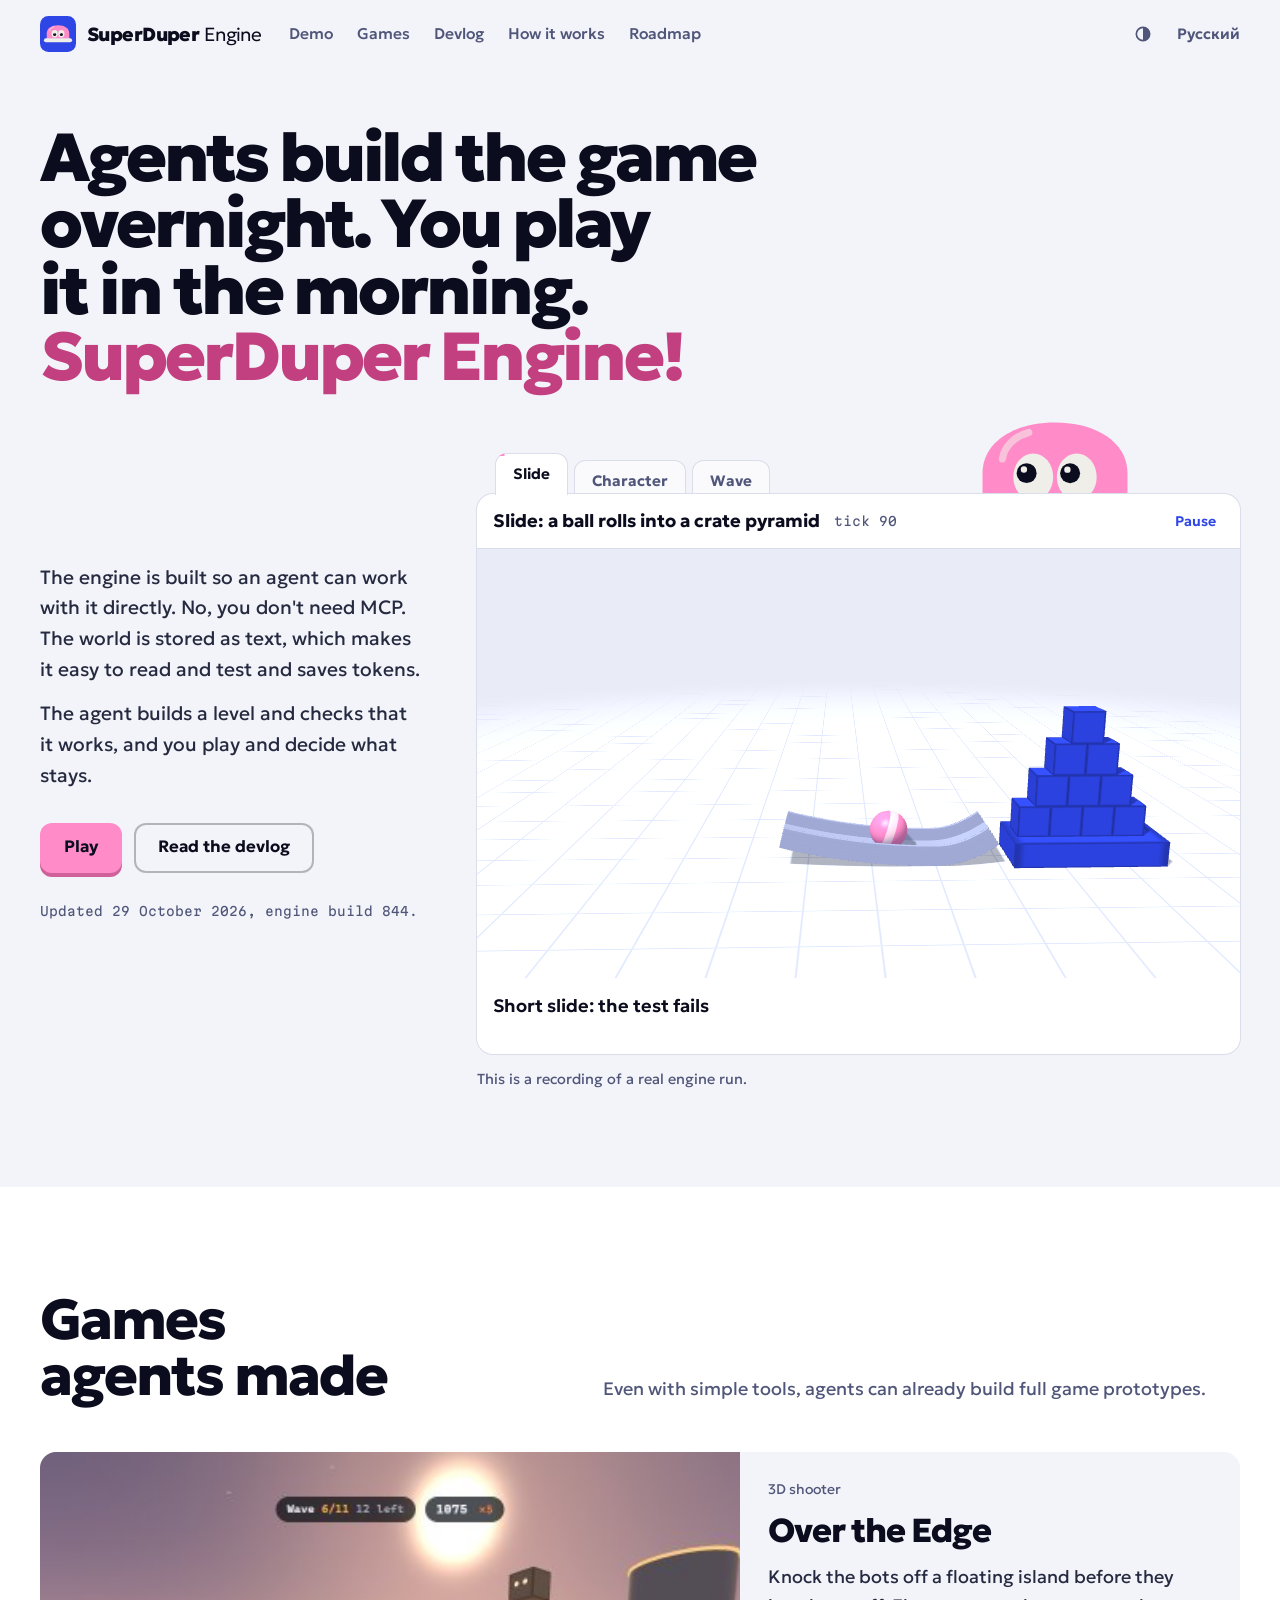
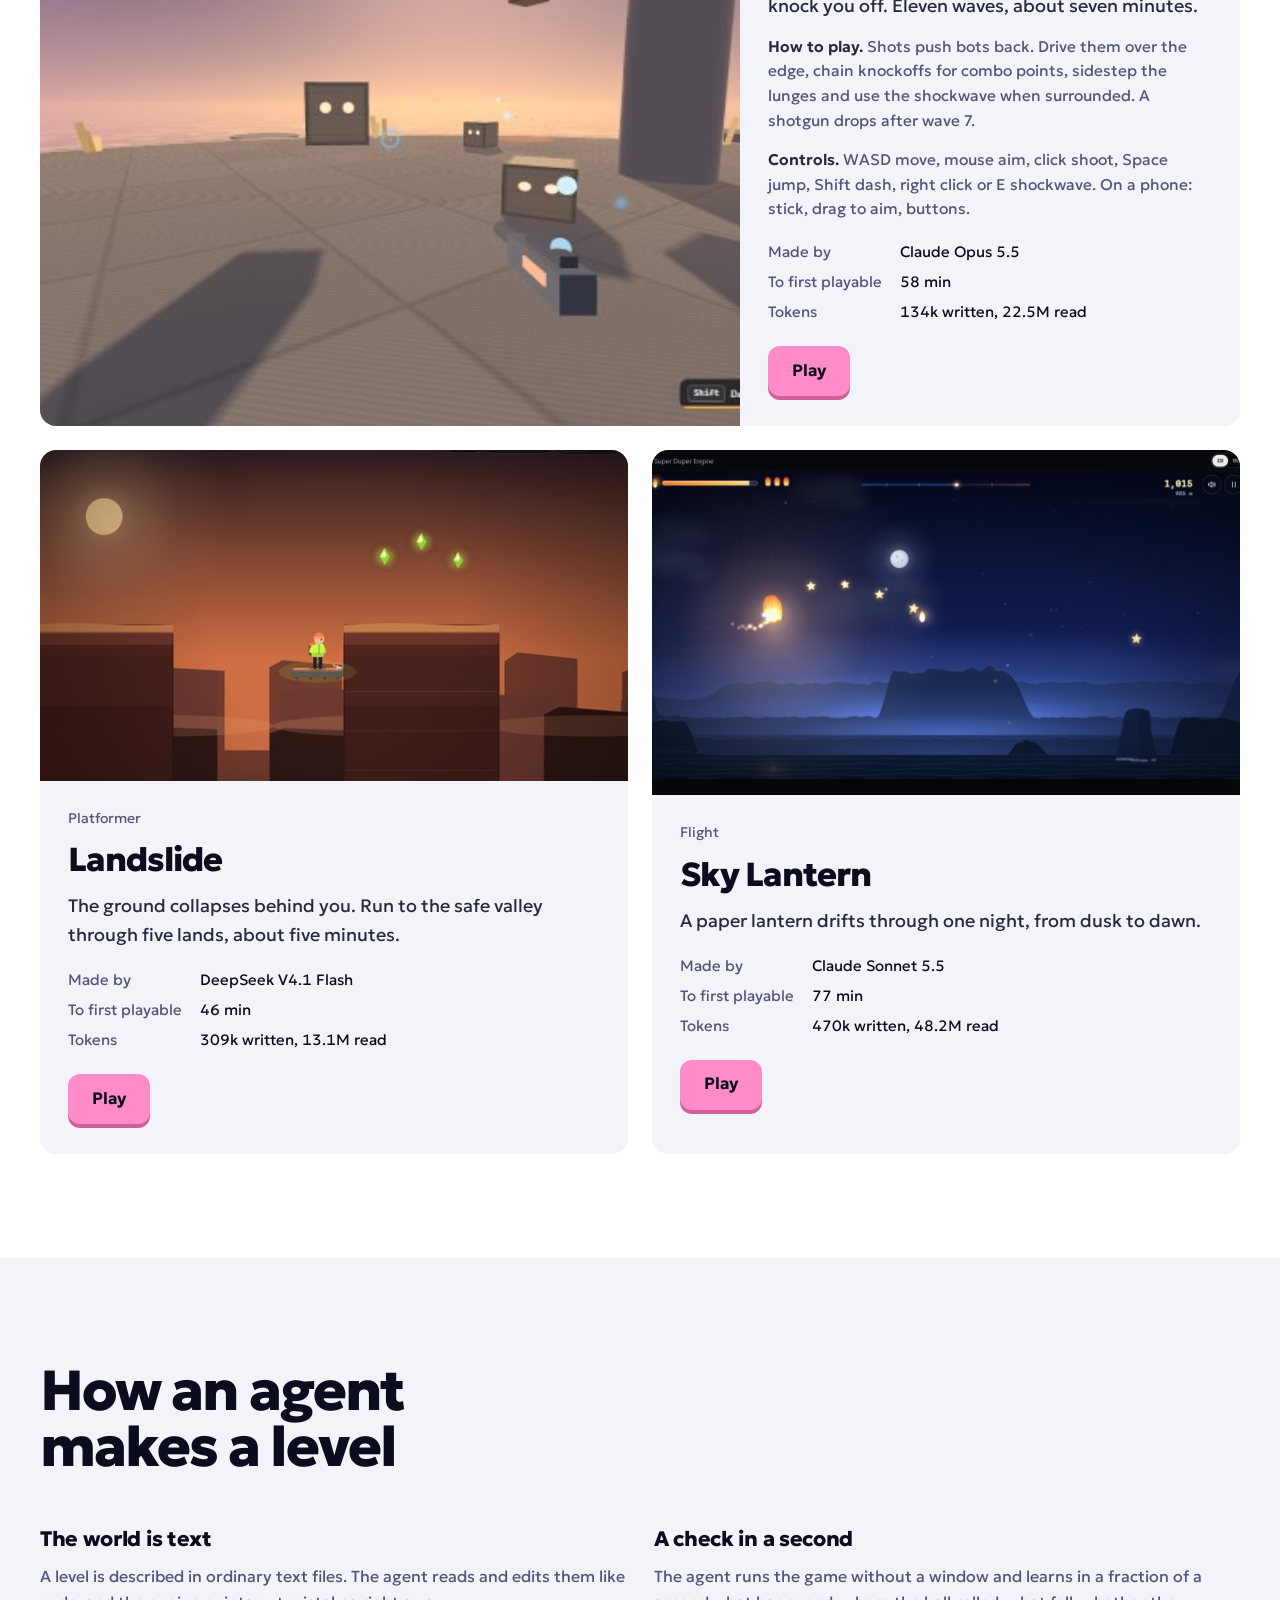
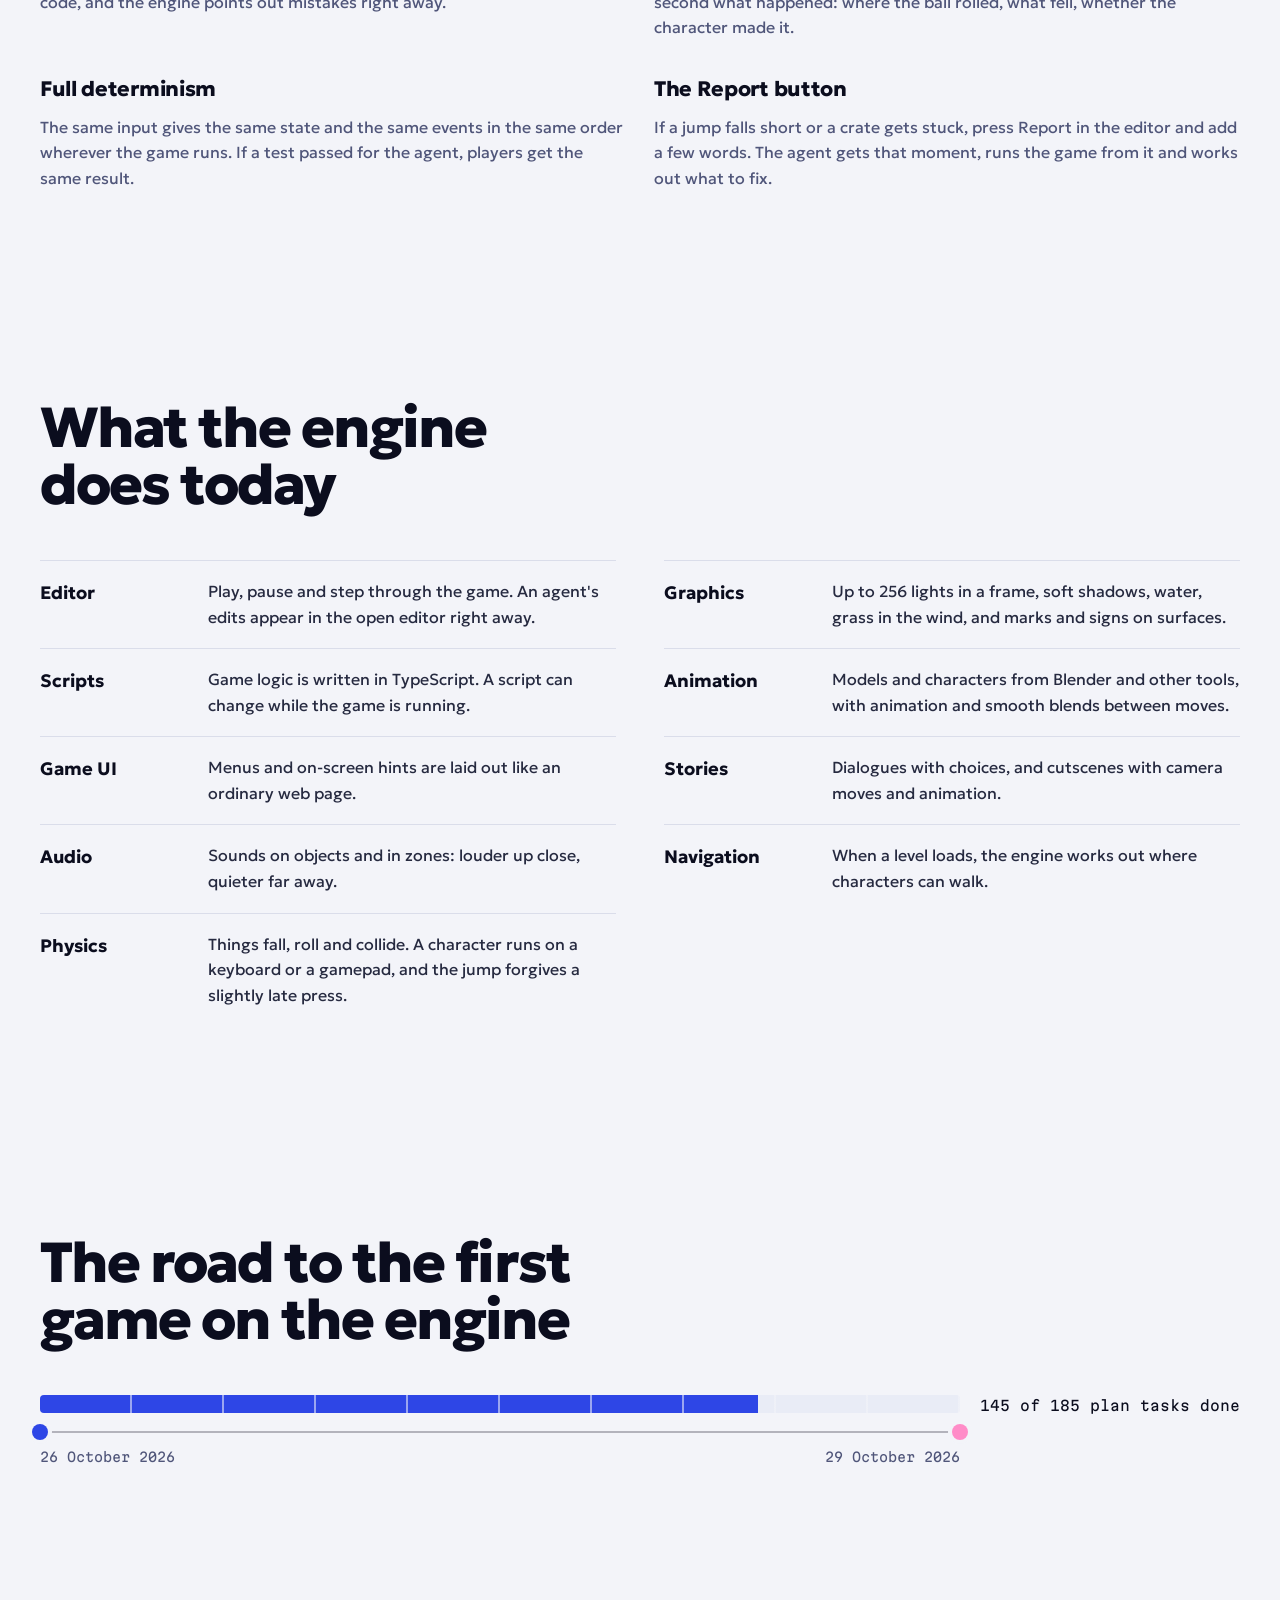
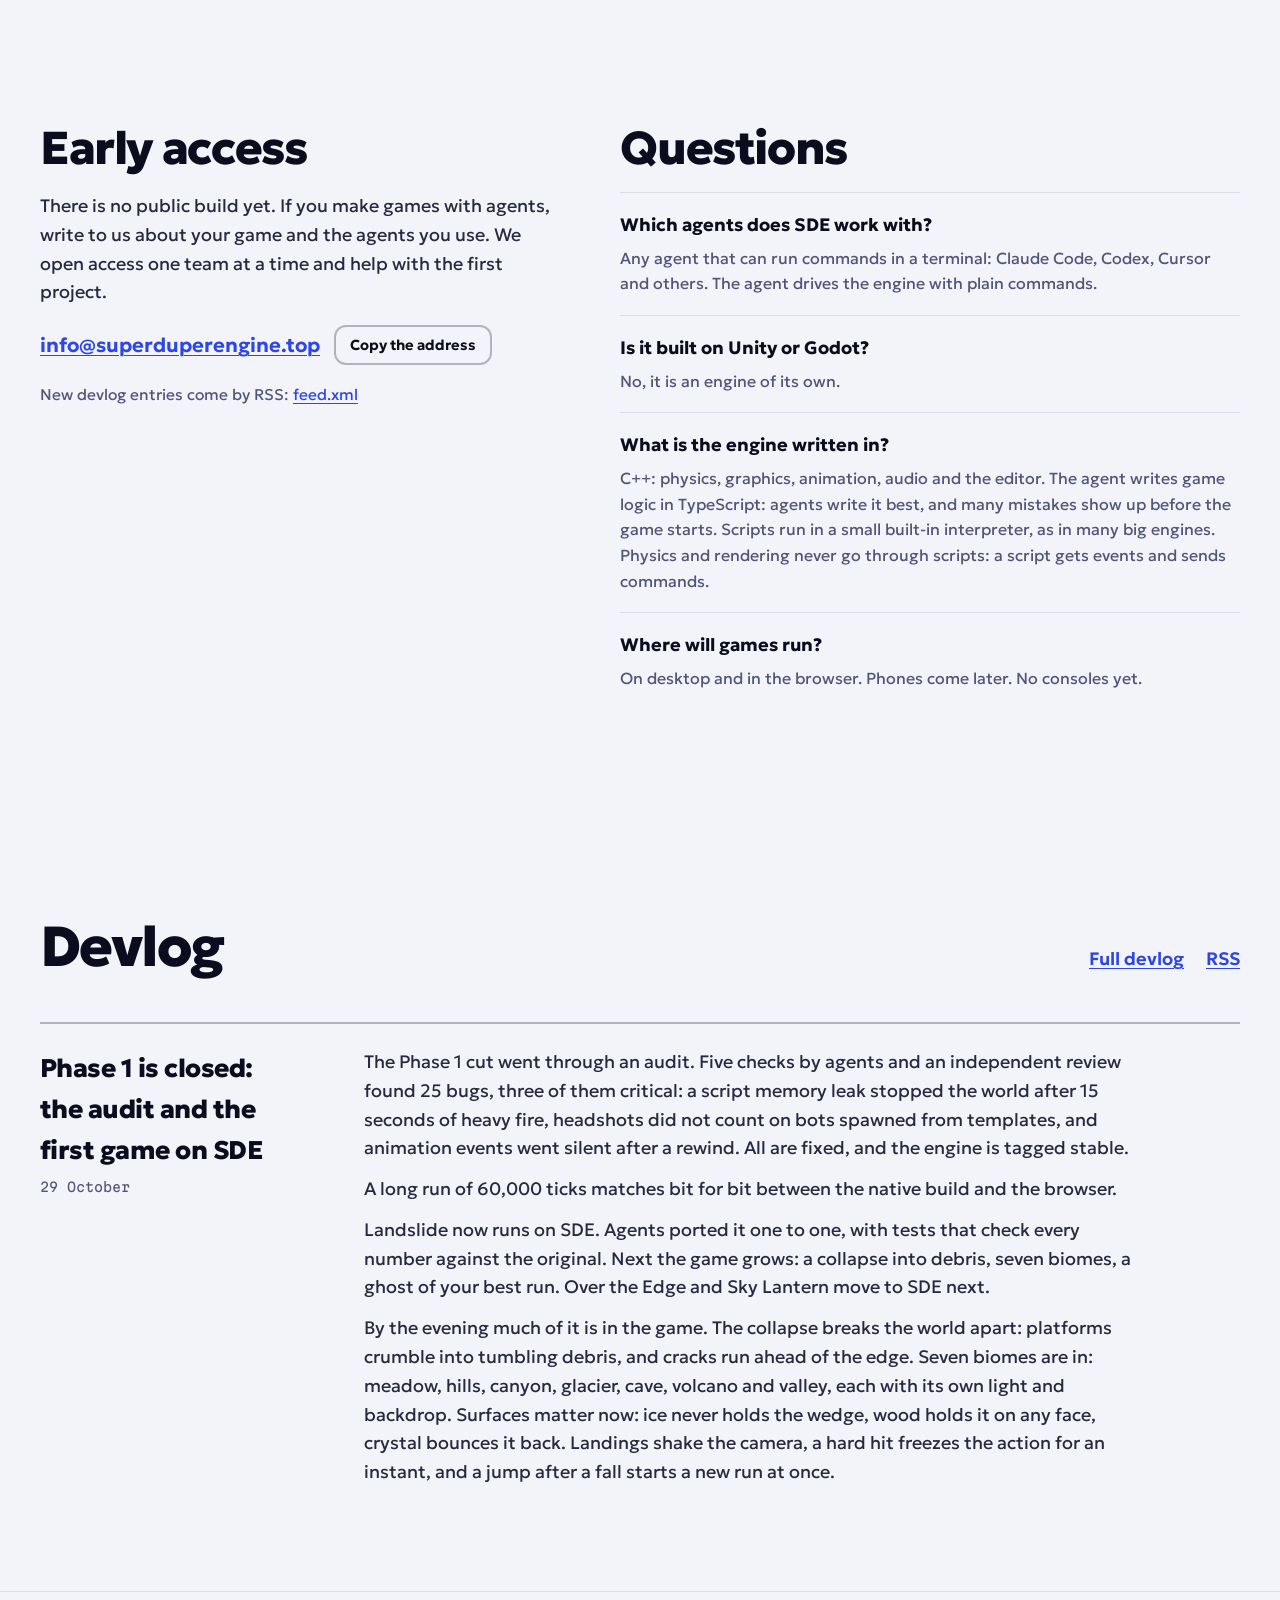
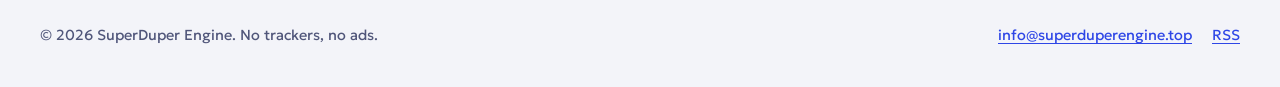
<file: index.html>
<!doctype html>
<html lang="en">
<head>
<meta charset="utf-8">
<meta name="viewport" content="width=device-width, initial-scale=1">
<title>SuperDuper Engine</title>
<link rel="alternate" hreflang="en" href="https://superduperengine.top/en/">
<link rel="alternate" hreflang="ru" href="https://superduperengine.top/ru/">
<link rel="icon" href="favicon.svg" type="image/svg+xml">
<script>
  // The root picks a language: a choice made by hand, else the browser's language.
  // (On Netlify, _redirects also does it by country; GitHub Pages serves this page as is.)
  (function () {
    var choice = null;
    try { choice = localStorage.getItem("sde.lang"); } catch (error) {}
    if (choice !== "en" && choice !== "ru") {
      var language = (navigator.languages && navigator.languages[0]) || navigator.language || "en";
      choice = /^(ru|be|kk)\b/i.test(language) ? "ru" : "en";
    }
    location.replace(choice + "/");
  })();
</script>
<style>
  body { margin: 0; min-height: 100vh; display: grid; place-items: center; background: #0B0D1E; color: #F0EEE9; font: 17px/1.6 system-ui, sans-serif; }
  a { color: #8EA0FF; margin: 0 10px; }
  @media (prefers-color-scheme: light) { body { background: #F3F4F9; color: #0B0D1E; } a { color: #2E46E6; } }
</style>
</head>
<body>
  <p><a href="en/">English</a><a href="ru/" lang="ru">Русский</a></p>
</body>
</html>
</file>
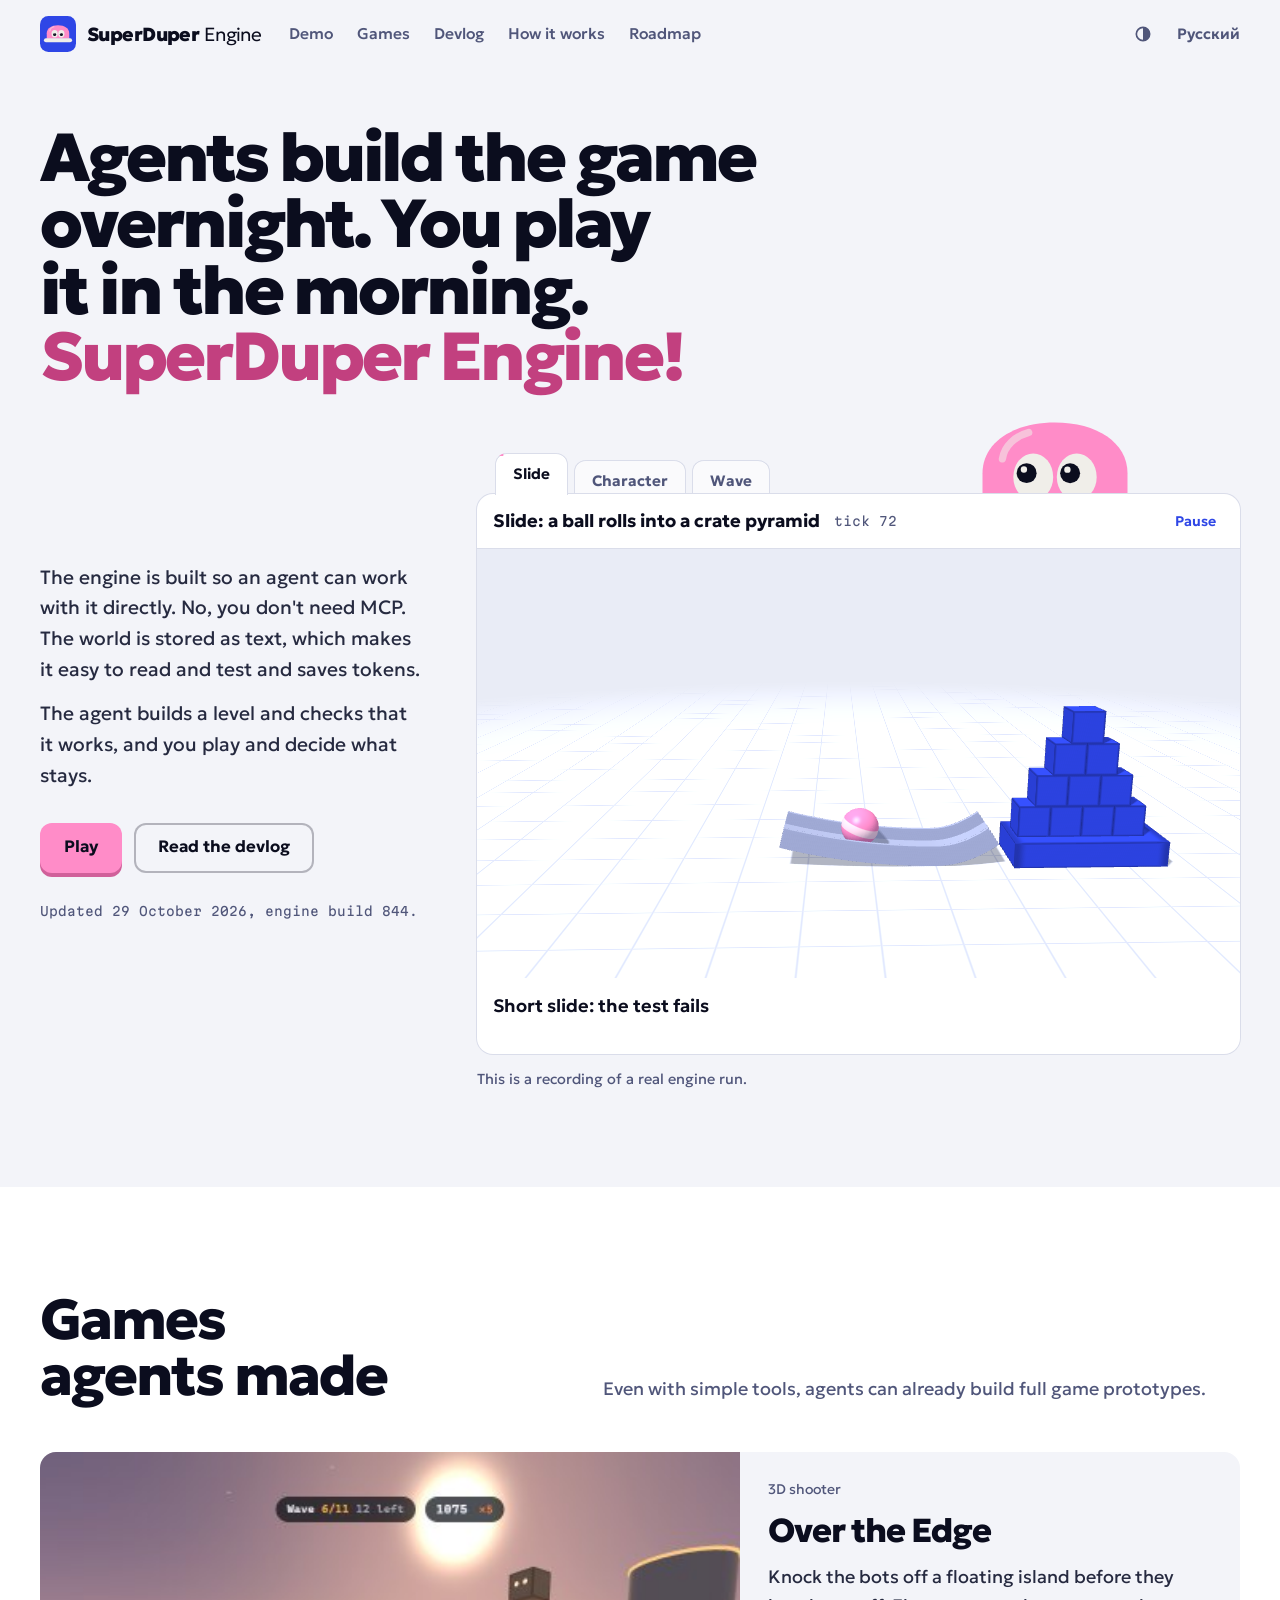
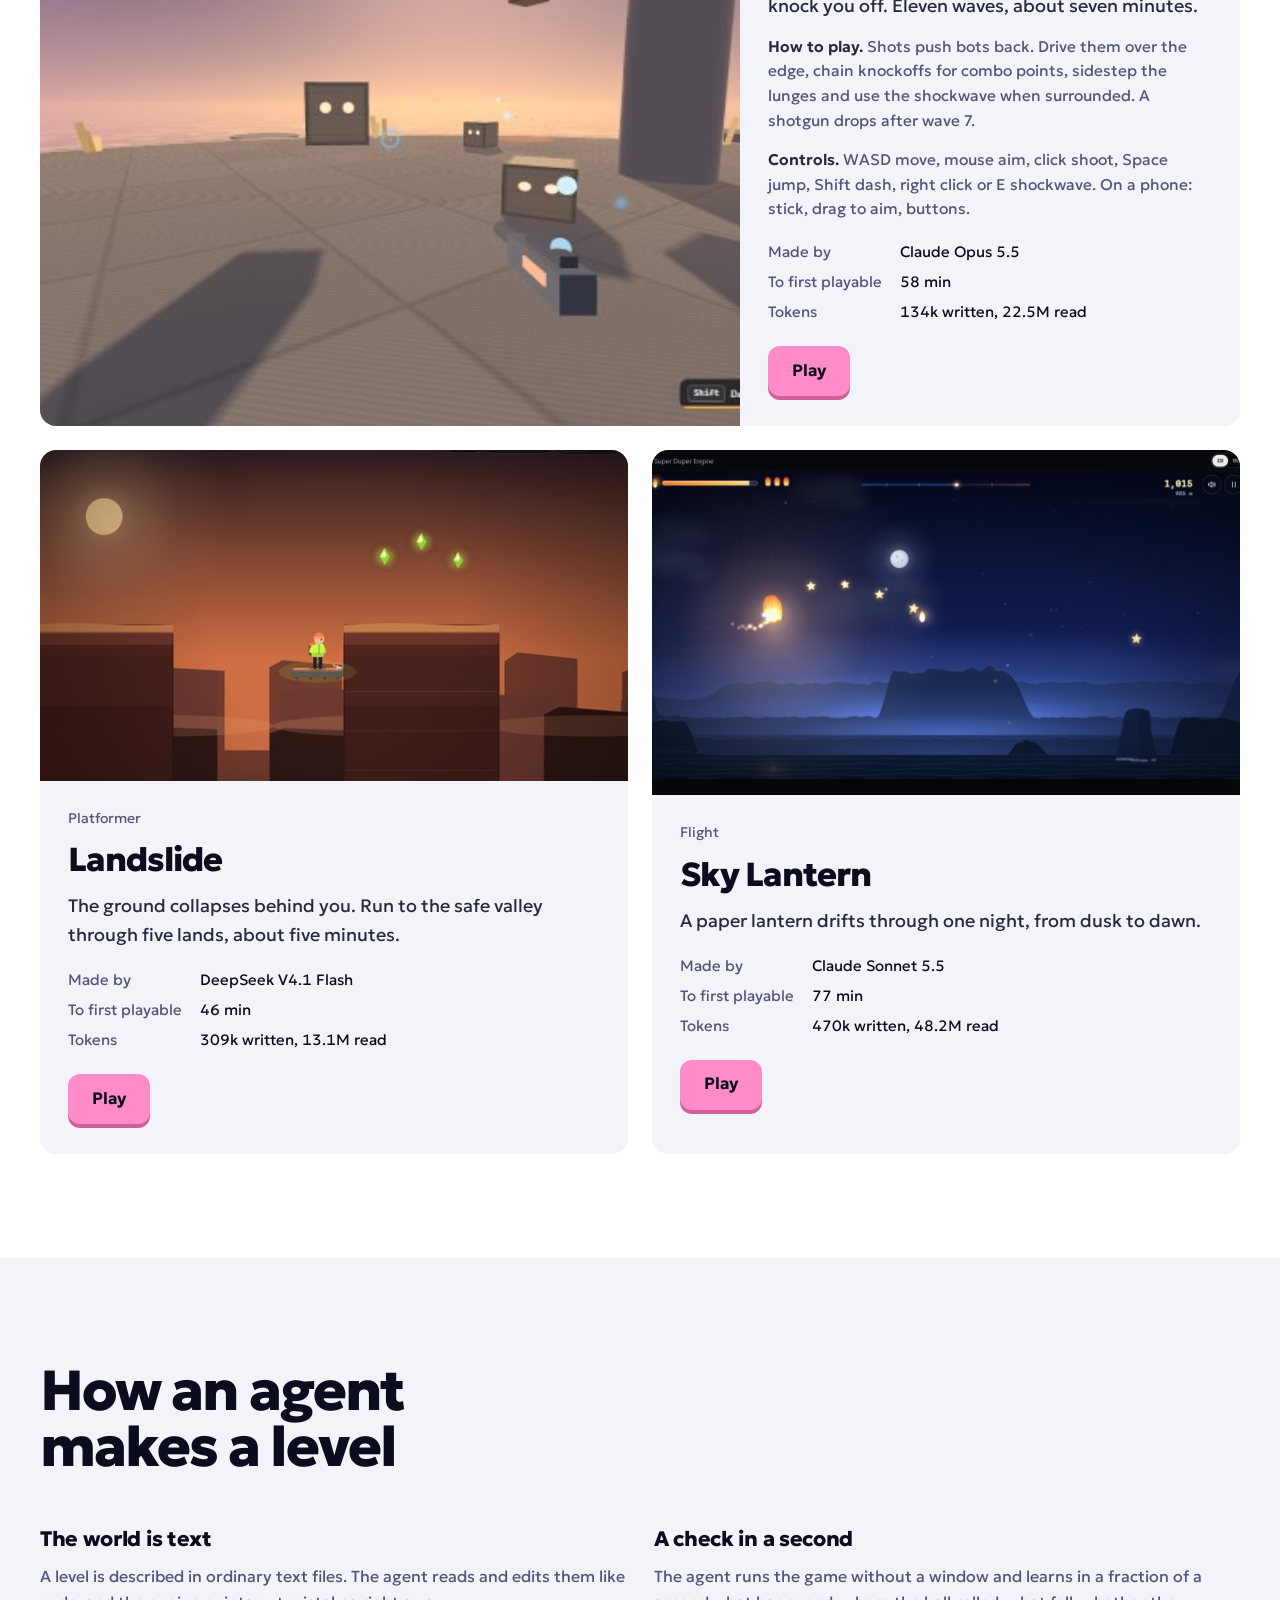
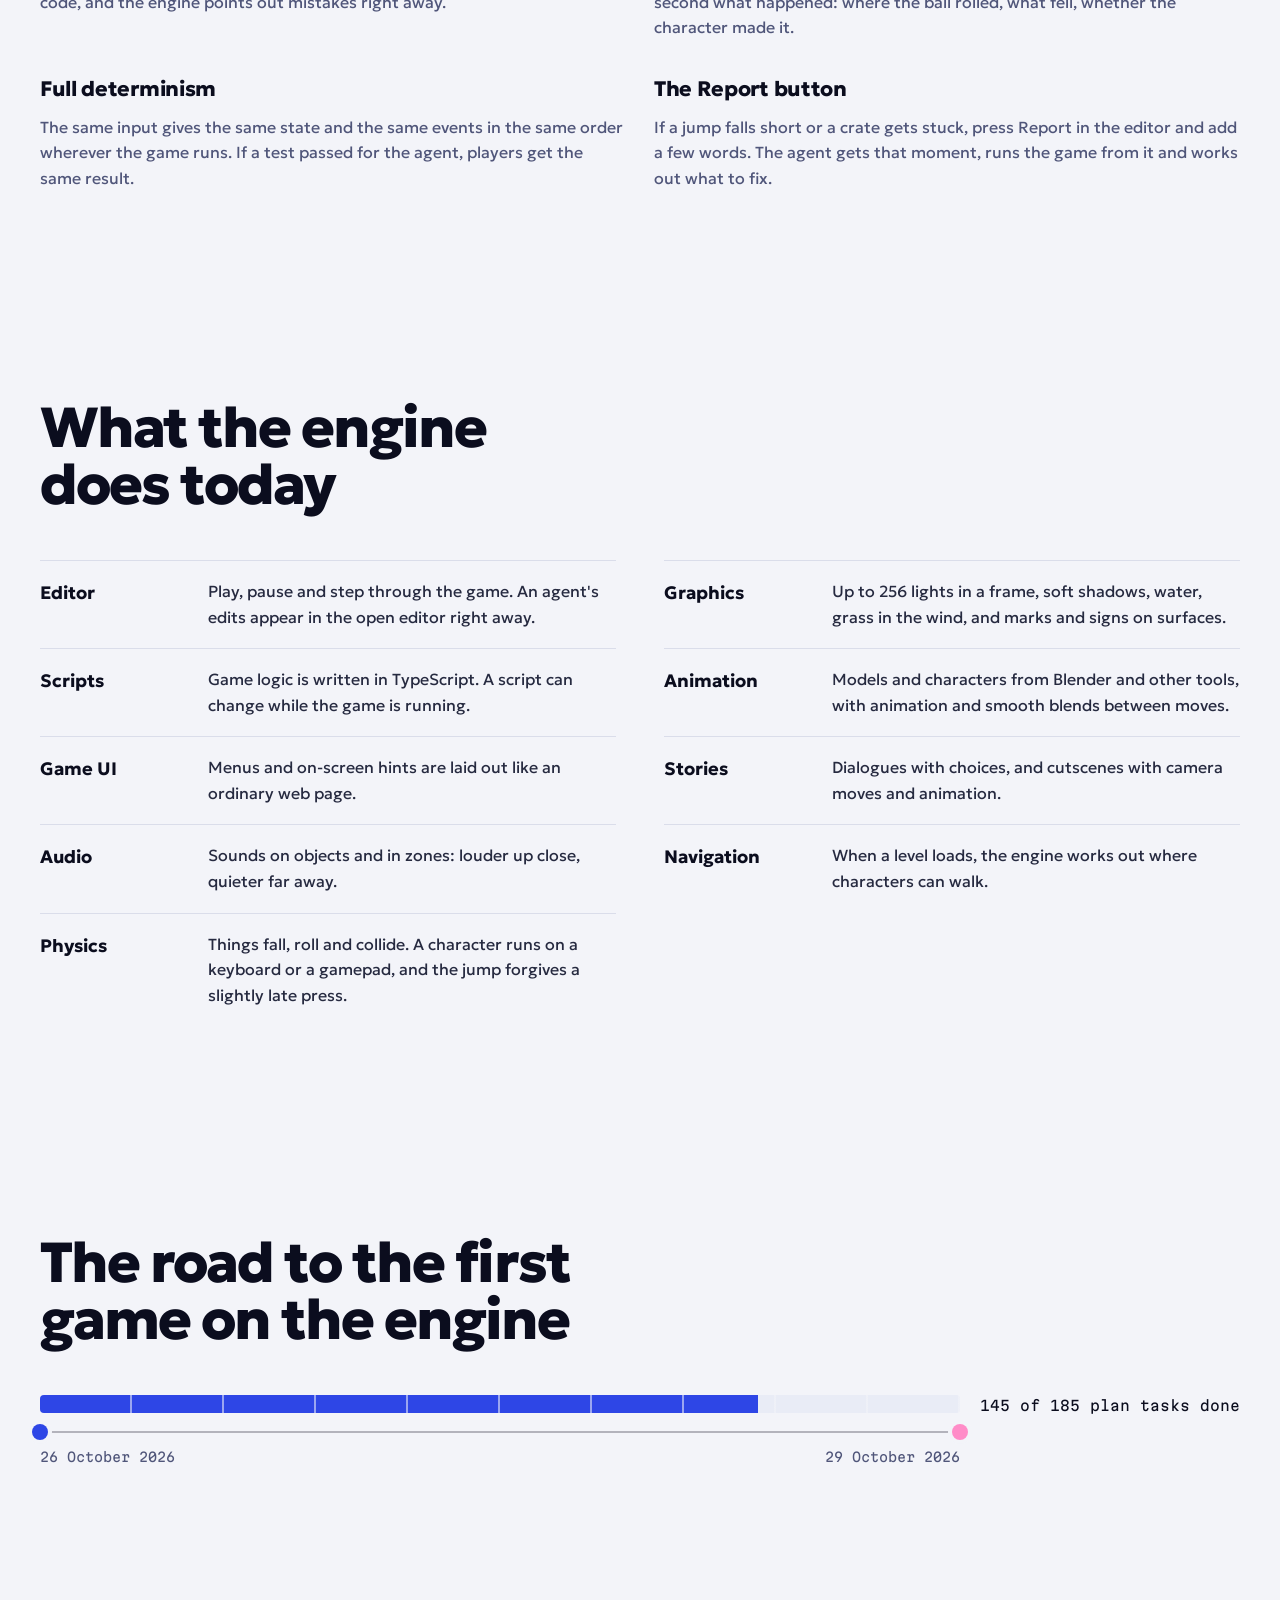
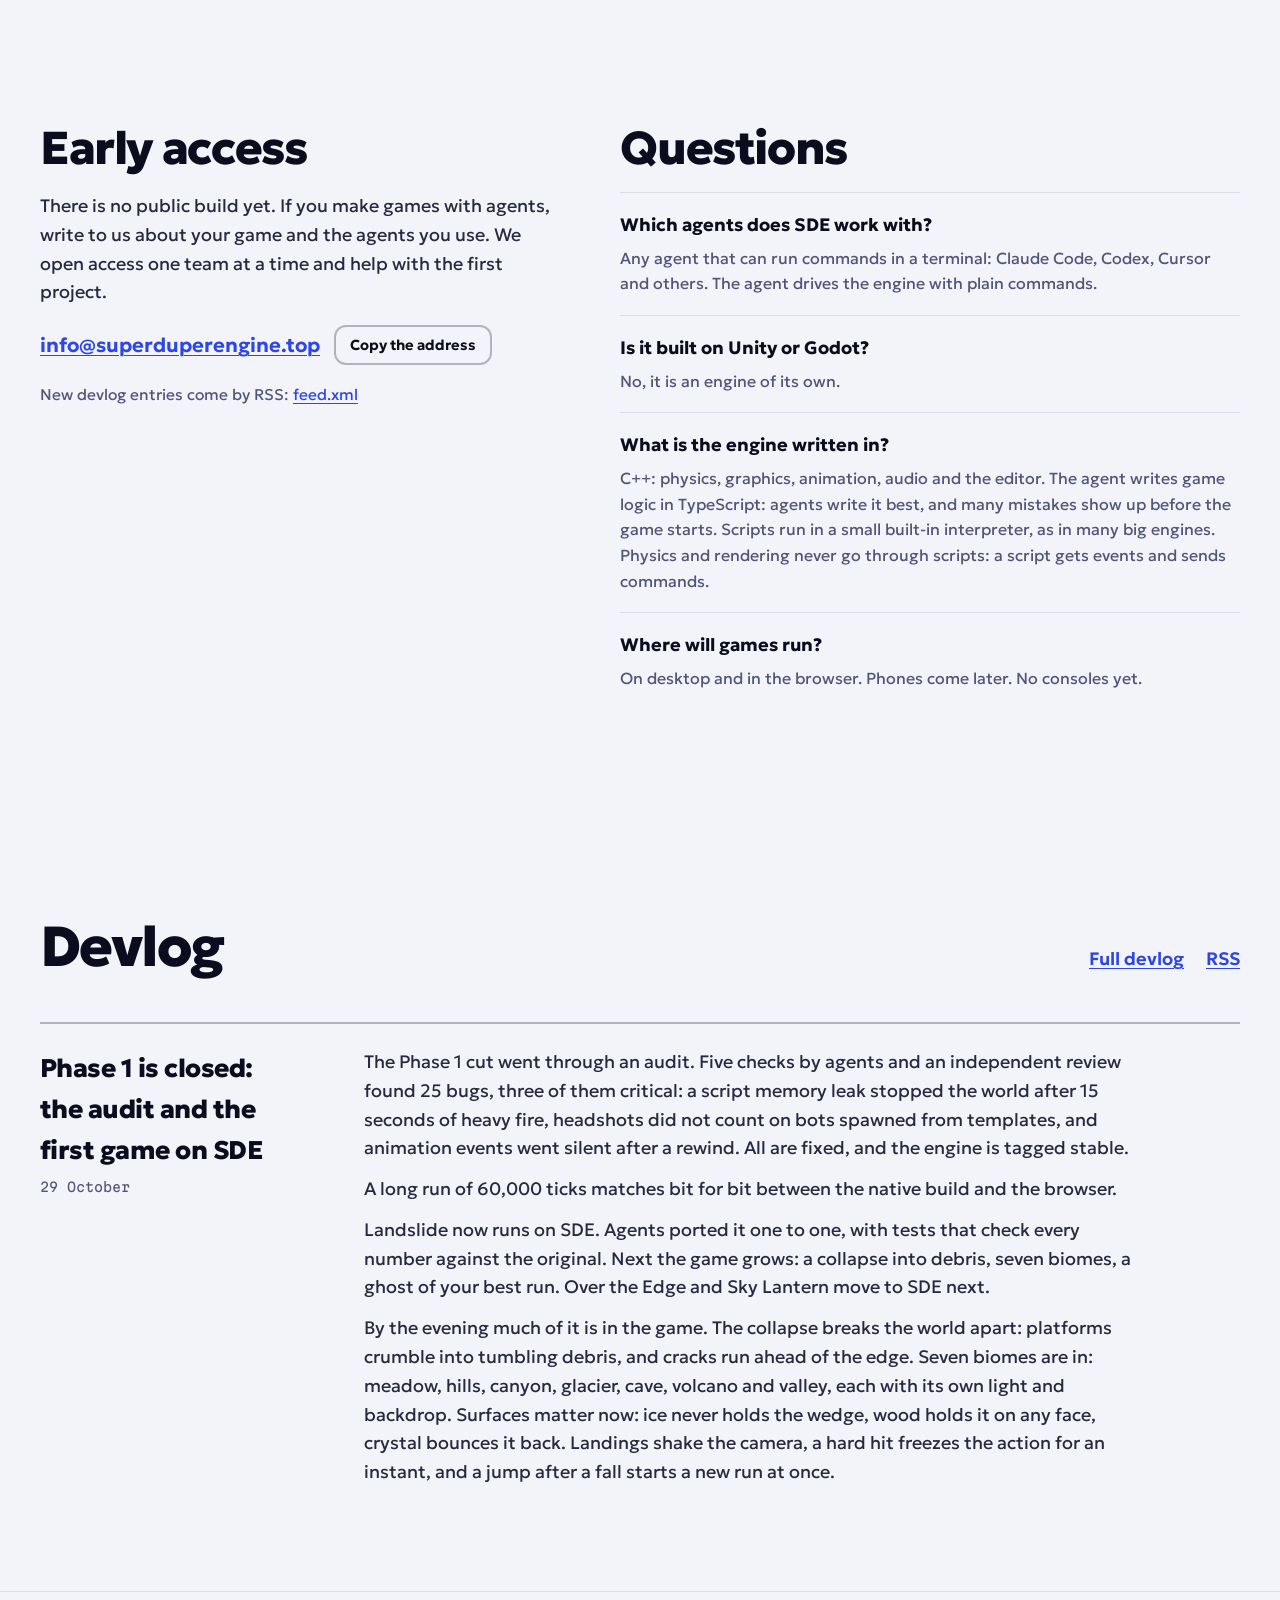
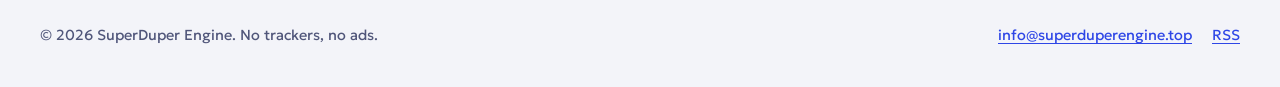
<file: en/index.html>
<!doctype html>
<html lang="en">
<head>
<meta charset="utf-8">
<meta name="viewport" content="width=device-width, initial-scale=1, viewport-fit=cover">
<title>SuperDuper Engine. The game engine agents build games with</title>
<meta name="description" content="A game engine where AI agents build levels and check them on their own, while a person plays and decides what stays. Demos, games and a devlog.">
<link rel="canonical" href="https://superduperengine.top/en/">
<link rel="alternate" hreflang="ru" href="https://superduperengine.top/ru/">
<link rel="alternate" hreflang="en" href="https://superduperengine.top/en/">
<link rel="alternate" hreflang="x-default" href="https://superduperengine.top/en/">
<link rel="alternate" type="application/rss+xml" title="SuperDuper Engine devlog" href="feed.xml">
<meta property="og:type" content="website">
<meta property="og:title" content="SuperDuper Engine. The game engine agents build games with">
<meta property="og:description" content="A game engine where AI agents build levels and check them on their own, while a person plays and decides what stays. Demos, games and a devlog.">
<meta property="og:url" content="https://superduperengine.top/en/">
<meta property="og:image" content="https://superduperengine.top/assets/brand/og-en.png">
<meta property="og:image:width" content="1200">
<meta property="og:image:height" content="630">
<meta name="twitter:card" content="summary_large_image">
<meta name="theme-color" content="#0B0D1E" media="(prefers-color-scheme: dark)">
<meta name="theme-color" content="#F3F4F9" media="(prefers-color-scheme: light)">
<link rel="icon" href="../favicon.svg" type="image/svg+xml">
<link rel="icon" href="../assets/brand/icon-32.png" sizes="32x32" type="image/png">
<link rel="apple-touch-icon" href="../assets/brand/apple-touch-icon.png">
<script>
  // The theme chosen by hand wins over the system's; set before the first paint.
  (function () { try { var t = localStorage.getItem("sde.theme"); if (t === "dark" || t === "light") document.documentElement.setAttribute("data-theme", t); } catch (e) {} })();
</script>
<link rel="preload" href="../assets/fonts/geologica-latin.woff2" as="font" type="font/woff2" crossorigin>
<link rel="stylesheet" href="../assets/fonts/fonts.css">
<link rel="stylesheet" href="../assets/sde.css">
</head>
<body>
<a class="skip" href="#main">Skip to content</a>
<header class="bar">
  <div class="bar-in">
    <a class="brand" href="./" aria-label="SuperDuper Engine"><svg class="brand-mark" viewBox="0 0 256 256" aria-hidden="true" xmlns="http://www.w3.org/2000/svg"><rect width="256" height="256" rx="60" fill="#2E46E6"/><path d="M48 162V122C48 88 82 66 128 66C174 66 208 88 208 122V162Z" fill="#FF8CC8"/><path d="M70 106C72 92 84 81 99 77" fill="none" stroke="#F0EEE9" stroke-width="8" stroke-linecap="round" opacity=".55"/><ellipse cx="104" cy="126" rx="22" ry="26" fill="#F0EEE9"/><g class="pupil" data-cx="104" data-cy="126" transform="translate(0 5)"><circle cx="104" cy="126" r="11" fill="#0B0D1E"/><circle cx="101" cy="122" r="3.5" fill="#F0EEE9"/></g><ellipse cx="152" cy="126" rx="22" ry="26" fill="#F0EEE9"/><g class="pupil" data-cx="152" data-cy="126" transform="translate(0 5)"><circle cx="152" cy="126" r="11" fill="#0B0D1E"/><circle cx="149" cy="122" r="3.5" fill="#F0EEE9"/></g><rect x="28" y="158" width="200" height="28" rx="14" fill="#F0EEE9"/></svg><span class="wordmark"><b>SuperDuper</b> Engine</span></a>
    <nav class="nav" aria-label="Sections">
      <a href="#demo">Demo</a><a href="#games">Games</a><a href="devlog/">Devlog</a><a href="#how">How it works</a><a href="#plan">Roadmap</a>
    </nav>
    <div class="bar-tools">
      <button class="theme-btn" type="button" data-theme-toggle data-label-system="Theme follows the system" data-label-dark="Dark theme" data-label-light="Light theme" aria-label="Theme follows the system" title="Theme follows the system">
        <span class="ti ti-system"><svg viewBox="0 0 24 24" aria-hidden="true"><circle cx="12" cy="12" r="8" fill="none" stroke="currentColor" stroke-width="2"/><path d="M12 4a8 8 0 0 1 0 16Z" fill="currentColor"/></svg></span><span class="ti ti-dark"><svg viewBox="0 0 24 24" aria-hidden="true"><path d="M20 14.5A8 8 0 1 1 9.5 4a6.5 6.5 0 0 0 10.5 10.5Z" fill="currentColor"/></svg></span><span class="ti ti-light"><svg viewBox="0 0 24 24" aria-hidden="true"><circle cx="12" cy="12" r="4.5" fill="currentColor"/><path d="M12 2v3M12 19v3M2 12h3M19 12h3M4.9 4.9l2.1 2.1M17 17l2.1 2.1M4.9 19.1 7 17M17 7l2.1-2.1" stroke="currentColor" stroke-width="2" stroke-linecap="round"/></svg></span>
      </button>
      <a class="lang" href="../ru/" data-lang="ru" hreflang="ru" lang="ru">Русский</a>
    </div>
  </div>
</header>
<main id="main">
<section class="hero" id="demo">
  <div class="hero-copy">
    <h1>Agents build the game overnight. You play it in the morning. <span class="h1-brand">SuperDuper Engine!</span></h1>
    <div class="side">
      <p class="lead">The engine is built so an agent can work with it directly. No, you don't need MCP. The world is stored as text, which makes it easy to read and test and saves tokens.</p>
      <p class="lead">The agent builds a level and checks that it works, and you play and decide what stays.</p>
      <div class="actions"><a class="btn btn-play" href="#games">Play</a><a class="btn btn-quiet" href="devlog/">Read the devlog</a></div>
      <p class="build">Updated 29 October 2026, engine build 844.</p>
    </div>
  </div>
  <figure class="demo" data-demo data-lang="en" data-tick="tick" data-pause="Pause" data-resume="Resume" data-start="Play the recording">
    <div class="peek-wrap"><svg class="peek" viewBox="0 40 256 126" aria-hidden="true" xmlns="http://www.w3.org/2000/svg"><path d="M48 162V122C48 88 82 66 128 66C174 66 208 88 208 122V162Z" fill="#FF8CC8"/><path d="M70 106C72 92 84 81 99 77" fill="none" stroke="#F0EEE9" stroke-width="8" stroke-linecap="round" opacity=".55"/><ellipse cx="104" cy="126" rx="22" ry="26" fill="#F0EEE9"/><g class="pupil" data-cx="104" data-cy="126" transform="translate(0 5)"><circle cx="104" cy="126" r="11" fill="#0B0D1E"/><circle cx="101" cy="122" r="3.5" fill="#F0EEE9"/></g><ellipse cx="152" cy="126" rx="22" ry="26" fill="#F0EEE9"/><g class="pupil" data-cx="152" data-cy="126" transform="translate(0 5)"><circle cx="152" cy="126" r="11" fill="#0B0D1E"/><circle cx="149" cy="122" r="3.5" fill="#F0EEE9"/></g></svg></div>
    <div class="demo-tabs" role="tablist" aria-label="Demos" data-demo-tabs></div>
    <div class="demo-window">
      <div class="demo-top"><span class="demo-title" data-demo-title></span><span class="demo-tick" data-demo-tick></span><button class="demo-pause" type="button" data-demo-pause>Pause</button></div>
      <div class="demo-stage"><canvas class="demo-canvas" data-demo-canvas role="img" aria-label="Your browser does not show 3D here. The recording is intact: the first test failed, the agent raised the slide, the second test passed."></canvas><p class="demo-nogl" data-demo-nogl hidden>Your browser does not show 3D here. The recording is intact: the first test failed, the agent raised the slide, the second test passed.</p></div>
      <div class="demo-caption" aria-live="polite"><p class="demo-run" data-demo-run></p><p class="demo-change" data-demo-change></p></div>
    </div>
    <figcaption class="demo-note">This is a recording of a real engine run.</figcaption>
  </figure>
</section>
<section class="games" id="games" aria-labelledby="games-h" data-records-api="https://animated-squirrel-692fce.netlify.app/.netlify/functions/scores">
  <div class="sec-head"><h2 id="games-h">Games agents made</h2><p>Even with simple tools, agents can already build full game prototypes.</p></div>
  <article class="game game-main">
      <a class="game-shot" href="../games/edge/?lang=en"><img src="../assets/games/edge.jpg" alt="Over the Edge: a first-person view of bots on a floating island" loading="lazy" width="640" height="360"></a>
      <div class="game-body">
        <p class="game-kind">3D shooter</p>
        <h3>Over the Edge</h3>
        <p class="game-desc">Knock the bots off a floating island before they knock you off. Eleven waves, about seven minutes.</p>
        <p class="game-how"><b>How to play.</b> Shots push bots back. Drive them over the edge, chain knockoffs for combo points, sidestep the lunges and use the shockwave when surrounded. A shotgun drops after wave 7.</p><p class="game-how"><b>Controls.</b> WASD move, mouse aim, click shoot, Space jump, Shift dash, right click or E shockwave. On a phone: stick, drag to aim, buttons.</p>
        <dl class="facts">
          <div><dt>Made by</dt><dd>Claude Opus 5.5</dd></div>
          <div><dt>To first playable</dt><dd>58 min</dd></div>
          <div><dt>Tokens</dt><dd>134k written, 22.5M read</dd></div>
          <div class="record" data-record="edge" hidden><dt>Record</dt><dd></dd></div>
        </dl>
        <a class="btn btn-play" href="../games/edge/?lang=en">Play</a>
      </div>
    </article>
  <div class="game-row"><article class="game">
      <a class="game-shot" href="../games/ground/?lang=en"><img src="../assets/games/ground.jpg" alt="Landslide: the climber stands on a wedge stuck in a canyon wall" loading="lazy" width="640" height="360"></a>
      <div class="game-body">
        <p class="game-kind">Platformer</p>
        <h3>Landslide</h3>
        <p class="game-desc">The ground collapses behind you. Run to the safe valley through five lands, about five minutes.</p>
        
        <dl class="facts">
          <div><dt>Made by</dt><dd>DeepSeek V4.1 Flash</dd></div>
          <div><dt>To first playable</dt><dd>46 min</dd></div>
          <div><dt>Tokens</dt><dd>309k written, 13.1M read</dd></div>
          <div class="record" data-record="ground" hidden><dt>Record</dt><dd></dd></div>
        </dl>
        <a class="btn btn-play" href="../games/ground/?lang=en">Play</a>
      </div>
    </article><article class="game">
      <a class="game-shot" href="../games/air/?lang=en"><img src="../assets/games/air.jpg" alt="Sky Lantern: a paper lantern flies at night over sea cliffs" loading="lazy" width="640" height="360"></a>
      <div class="game-body">
        <p class="game-kind">Flight</p>
        <h3>Sky Lantern</h3>
        <p class="game-desc">A paper lantern drifts through one night, from dusk to dawn.</p>
        
        <dl class="facts">
          <div><dt>Made by</dt><dd>Claude Sonnet 5.5</dd></div>
          <div><dt>To first playable</dt><dd>77 min</dd></div>
          <div><dt>Tokens</dt><dd>470k written, 48.2M read</dd></div>
          <div class="record" data-record="air" hidden><dt>Record</dt><dd></dd></div>
        </dl>
        <a class="btn btn-play" href="../games/air/?lang=en">Play</a>
      </div>
    </article></div>
</section>
<section class="how" id="how" aria-labelledby="how-h">
  <div class="sec-head"><h2 id="how-h">How an agent makes a level</h2></div>
  <div class="points"><div class="point"><h3>The world is text</h3><p>A level is described in ordinary text files. The agent reads and edits them like code, and the engine points out mistakes right away.</p></div><div class="point"><h3>A check in a second</h3><p>The agent runs the game without a window and learns in a fraction of a second what happened: where the ball rolled, what fell, whether the character made it.</p></div><div class="point"><h3>Full determinism</h3><p>The same input gives the same state and the same events in the same order wherever the game runs. If a test passed for the agent, players get the same result.</p></div><div class="point"><h3>The Report button</h3><p>If a jump falls short or a crate gets stuck, press Report in the editor and add a few words. The agent gets that moment, runs the game from it and works out what to fix.</p></div></div>
</section>
<section class="spec" id="engine" aria-labelledby="spec-h">
  <div class="sec-head"><h2 id="spec-h">What the engine does today</h2></div>
  <dl class="spec-list"><div><dt>Editor</dt><dd>Play, pause and step through the game. An agent's edits appear in the open editor right away.</dd></div><div><dt>Graphics</dt><dd>Up to 256 lights in a frame, soft shadows, water, grass in the wind, and marks and signs on surfaces.</dd></div><div><dt>Scripts</dt><dd>Game logic is written in TypeScript. A script can change while the game is running.</dd></div><div><dt>Animation</dt><dd>Models and characters from Blender and other tools, with animation and smooth blends between moves.</dd></div><div><dt>Game UI</dt><dd>Menus and on-screen hints are laid out like an ordinary web page.</dd></div><div><dt>Stories</dt><dd>Dialogues with choices, and cutscenes with camera moves and animation.</dd></div><div><dt>Audio</dt><dd>Sounds on objects and in zones: louder up close, quieter far away.</dd></div><div><dt>Navigation</dt><dd>When a level loads, the engine works out where characters can walk.</dd></div><div><dt>Physics</dt><dd>Things fall, roll and collide. A character runs on a keyboard or a gamepad, and the jump forgives a slightly late press.</dd></div></dl>
</section>
<section class="plan" id="plan" aria-labelledby="plan-h">
  <div class="sec-head"><h2 id="plan-h">The road to the first game on the engine</h2></div>
  <div class="progress">
    <div class="progress-main">
      <div class="progress-bar" role="img" aria-label="78%"><span style="width:78%"></span></div>
      <div class="phase" role="group" aria-label="Phase 1">
        <div class="phase-track" aria-hidden="true"></div>
        <span class="phase-tick phase-start" tabindex="0" data-date="2026-10-26" aria-describedby="phase-tip-start"><span class="phase-dot" aria-hidden="true"></span><time datetime="2026-10-26">26 October 2026</time><span class="phase-tip" role="tooltip" id="phase-tip-start">Phase 1 started</span></span><span class="phase-tick phase-end" tabindex="0" data-date="2026-10-29" aria-describedby="phase-tip-end"><span class="phase-dot" aria-hidden="true"></span><time datetime="2026-10-29">29 October 2026</time><span class="phase-tip" role="tooltip" id="phase-tip-end">Phase 1 done: audited and stable</span></span>
      </div>
    </div>
    <p>145 of 185 plan tasks done</p>
  </div>
</section>
<section class="contact" id="contact" aria-labelledby="contact-h">
  <div class="contact-main">
    <h2 id="contact-h">Early access</h2>
    <p>There is no public build yet. If you make games with agents, write to us about your game and the agents you use. We open access one team at a time and help with the first project.</p>
    <p class="mail"><a href="mailto:info@superduperengine.top">info@superduperengine.top</a><button class="btn btn-quiet btn-small" type="button" data-copy="info@superduperengine.top" data-copied="Copied">Copy the address</button></p>
    <p class="follow">New devlog entries come by RSS: <a href="feed.xml">feed.xml</a></p>
  </div>
  <div class="faq"><h2>Questions</h2><dl><div><dt>Which agents does SDE work with?</dt><dd>Any agent that can run commands in a terminal: Claude Code, Codex, Cursor and others. The agent drives the engine with plain commands.</dd></div><div><dt>Is it built on Unity or Godot?</dt><dd>No, it is an engine of its own.</dd></div><div><dt>What is the engine written in?</dt><dd>C++: physics, graphics, animation, audio and the editor. The agent writes game logic in TypeScript: agents write it best, and many mistakes show up before the game starts. Scripts run in a small built-in interpreter, as in many big engines. Physics and rendering never go through scripts: a script gets events and sends commands.</dd></div><div><dt>Where will games run?</dt><dd>On desktop and in the browser. Phones come later. No consoles yet.</dd></div></dl></div>
</section>
<section class="latest" id="news" aria-labelledby="news-h">
  <div class="sec-head"><h2 id="news-h">Devlog</h2><p class="sec-links"><a href="devlog/">Full devlog</a><a href="feed.xml">RSS</a></p></div>
  <article class="latest-day"><div><h3><a href="devlog/#2026-10-29-phase-1-is-closed-the-audit-and-the-first-game-o">Phase 1 is closed: the audit and the first game on SDE</a></h3><time datetime="2026-10-29">29 October</time></div><div class="latest-text"><p>The Phase 1 cut went through an audit. Five checks by agents and an independent review found 25 bugs, three of them critical: a script memory leak stopped the world after 15 seconds of heavy fire, headshots did not count on bots spawned from templates, and animation events went silent after a rewind. All are fixed, and the engine is tagged stable.</p><p>A long run of 60,000 ticks matches bit for bit between the native build and the browser.</p><p>Landslide now runs on SDE. Agents ported it one to one, with tests that check every number against the original. Next the game grows: a collapse into debris, seven biomes, a ghost of your best run. Over the Edge and Sky Lantern move to SDE next.</p><p>By the evening much of it is in the game. The collapse breaks the world apart: platforms crumble into tumbling debris, and cracks run ahead of the edge. Seven biomes are in: meadow, hills, canyon, glacier, cave, volcano and valley, each with its own light and backdrop. Surfaces matter now: ice never holds the wedge, wood holds it on any face, crystal bounces it back. Landings shake the camera, a hard hit freezes the action for an instant, and a jump after a fall starts a new run at once.</p></div></article>
</section>
</main>
<footer class="foot">
  <div class="foot-in">
    <p>© 2026 SuperDuper Engine. No trackers, no ads.</p>
    <p><a href="mailto:info@superduperengine.top">info@superduperengine.top</a> <a href="feed.xml">RSS</a></p>
  </div>
</footer>
<script src="../assets/demo-data.js" defer></script>
<script src="../assets/demos.js" defer></script>
<script src="../assets/demo-player.js" defer></script>
<script src="../assets/sde.js" defer></script>
</body>
</html>
</file>
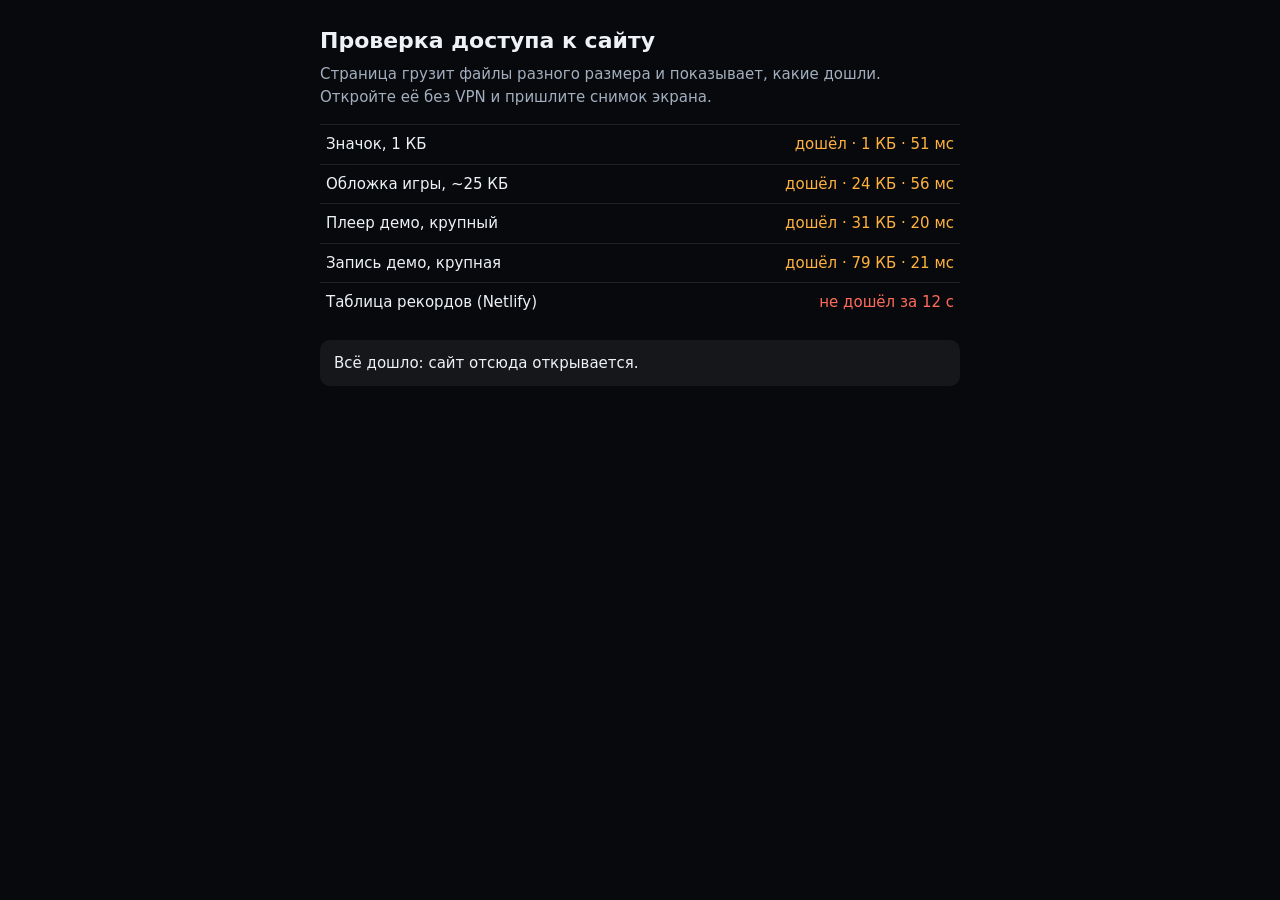
<file: net-test/index.html>
<!doctype html>
<html lang="ru">
<head>
  <meta charset="utf-8">
  <meta name="viewport" content="width=device-width, initial-scale=1">
  <meta name="robots" content="noindex">
  <title>Проверка доступа · Super Duper Engine</title>
  <style>
    :root { --bg: #07090c; --fg: #eef2f6; --muted: #a3afbf; --ok: #ffb23f; --bad: #ff6b5a; }
    body { margin: 0; padding: 24px 16px; background: var(--bg); color: var(--fg); font: 15px/1.5 system-ui, -apple-system, "Segoe UI", Roboto, Arial, sans-serif; }
    main { max-width: 640px; margin: 0 auto; }
    h1 { margin: 0 0 6px; font-size: 22px; }
    p { margin: 0 0 16px; color: var(--muted); }
    table { width: 100%; border-collapse: collapse; font-variant-numeric: tabular-nums; }
    td { padding: 8px 6px; border-top: 1px solid rgba(255, 255, 255, .1); }
    td:last-child { text-align: right; }
    .ok { color: var(--ok); } .bad { color: var(--bad); }
    #verdict { margin-top: 18px; padding: 12px 14px; border-radius: 10px; background: rgba(255, 255, 255, .06); color: var(--fg); }
  </style>
</head>
<body>
  <main>
    <h1>Проверка доступа к сайту</h1>
    <p>Страница грузит файлы разного размера и показывает, какие дошли. Откройте её без VPN и пришлите снимок экрана.</p>
    <table id="rows"></table>
    <div id="verdict">Проверяю…</div>
  </main>
  <script>
    // Small files pass where a filter cuts connections after the first ~16 KB; big ones then hang.
    var FILES = [
      ["Значок, 1 КБ", "/favicon.svg"],
      ["Обложка игры, ~25 КБ", "/assets/games/edge.jpg"],
      ["Плеер демо, крупный", "/assets/demo-player.js"],
      ["Запись демо, крупная", "/assets/demo-data.js"],
      ["Таблица рекордов (Netlify)", "https://animated-squirrel-692fce.netlify.app/.netlify/functions/scores?game=edge"],
    ];
    var rows = document.getElementById("rows"), results = [];
    function check(label, url) {
      var row = rows.insertRow(), name = row.insertCell(), cell = row.insertCell(), t0 = performance.now();
      name.textContent = label;
      cell.textContent = "…";
      var abort = new AbortController(), timer = setTimeout(function () { abort.abort(); }, 12000);
      return fetch(url + (url.indexOf("?") < 0 ? "?" : "&") + "t=" + Date.now(), { cache: "no-store", signal: abort.signal })
        .then(function (r) { return r.arrayBuffer().then(function (b) { return { ok: r.ok, bytes: b.byteLength }; }); })
        .then(function (r) {
          var ms = Math.round(performance.now() - t0);
          cell.textContent = (r.ok ? "дошёл" : "ошибка") + " · " + Math.round(r.bytes / 1024) + " КБ · " + ms + " мс";
          cell.className = r.ok ? "ok" : "bad";
          results.push({ ok: r.ok, bytes: r.bytes });
        })
        .catch(function () {
          cell.textContent = "не дошёл за 12 с";
          cell.className = "bad";
          results.push({ ok: false, bytes: 0 });
        })
        .finally(function () { clearTimeout(timer); });
    }
    FILES.reduce(function (p, f) { return p.then(function () { return check(f[0], f[1]); }); }, Promise.resolve()).then(function () {
      var small = results[0].ok, bigFailed = results.slice(2, 4).some(function (r) { return !r.ok; });
      document.getElementById("verdict").textContent = !small ? "Сайт не открывается совсем: похоже на блокировку адреса."
        : bigFailed ? "Мелкие файлы проходят, крупные застревают: похоже на ограничение соединений у провайдера."
        : "Всё дошло: сайт отсюда открывается.";
    });
  </script>
</body>
</html>
</file>
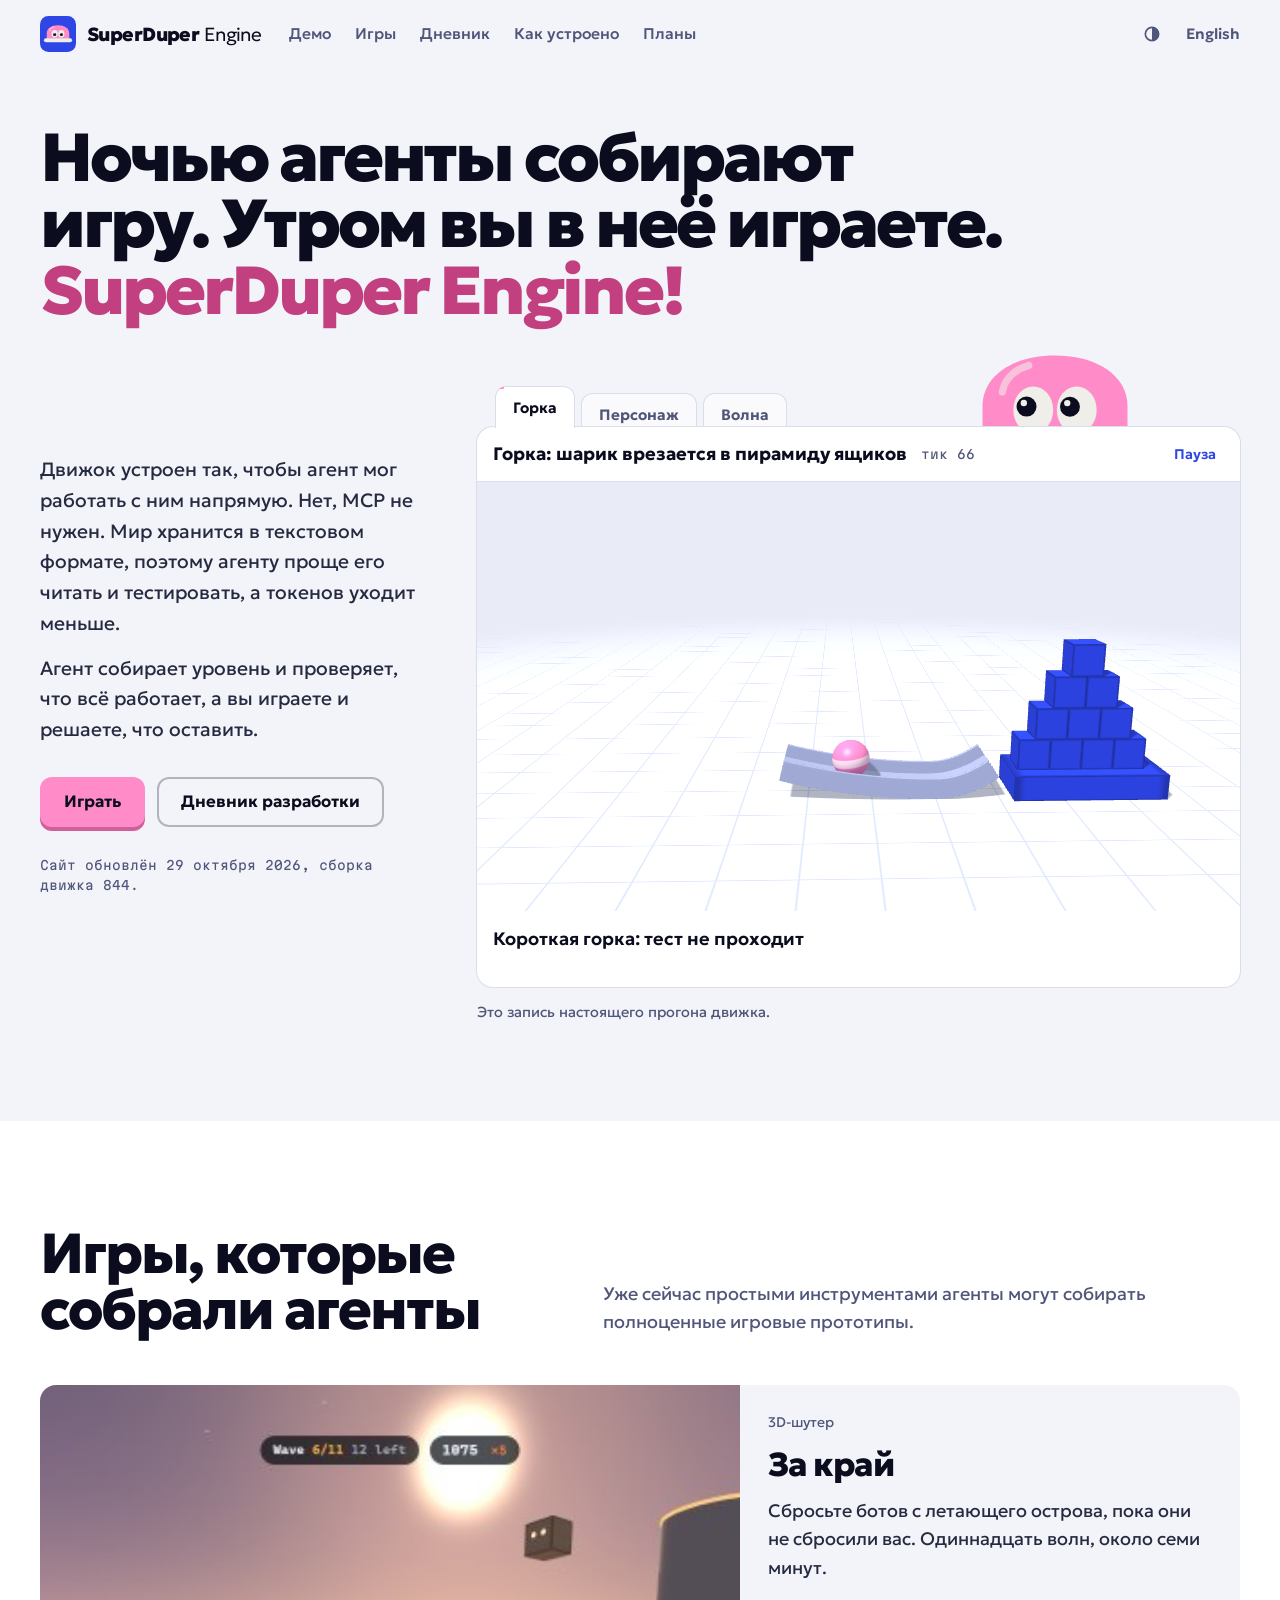
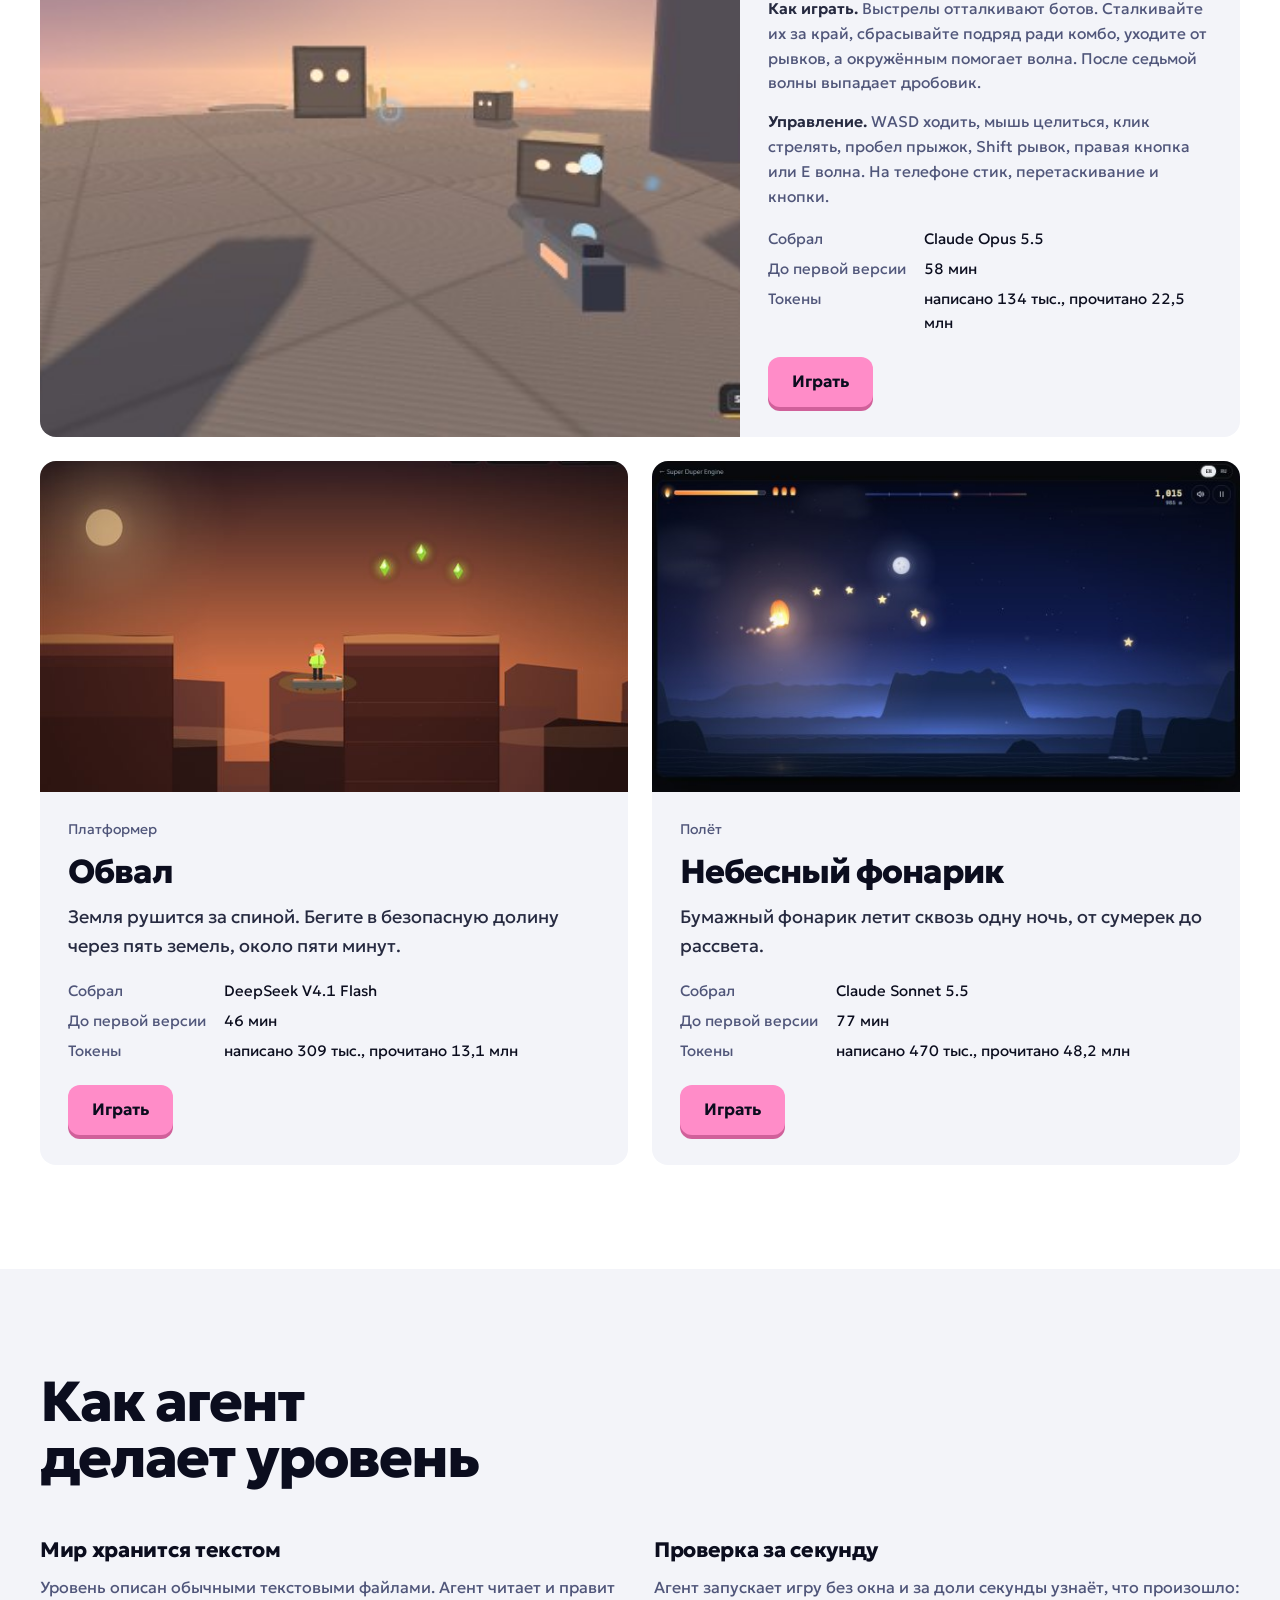
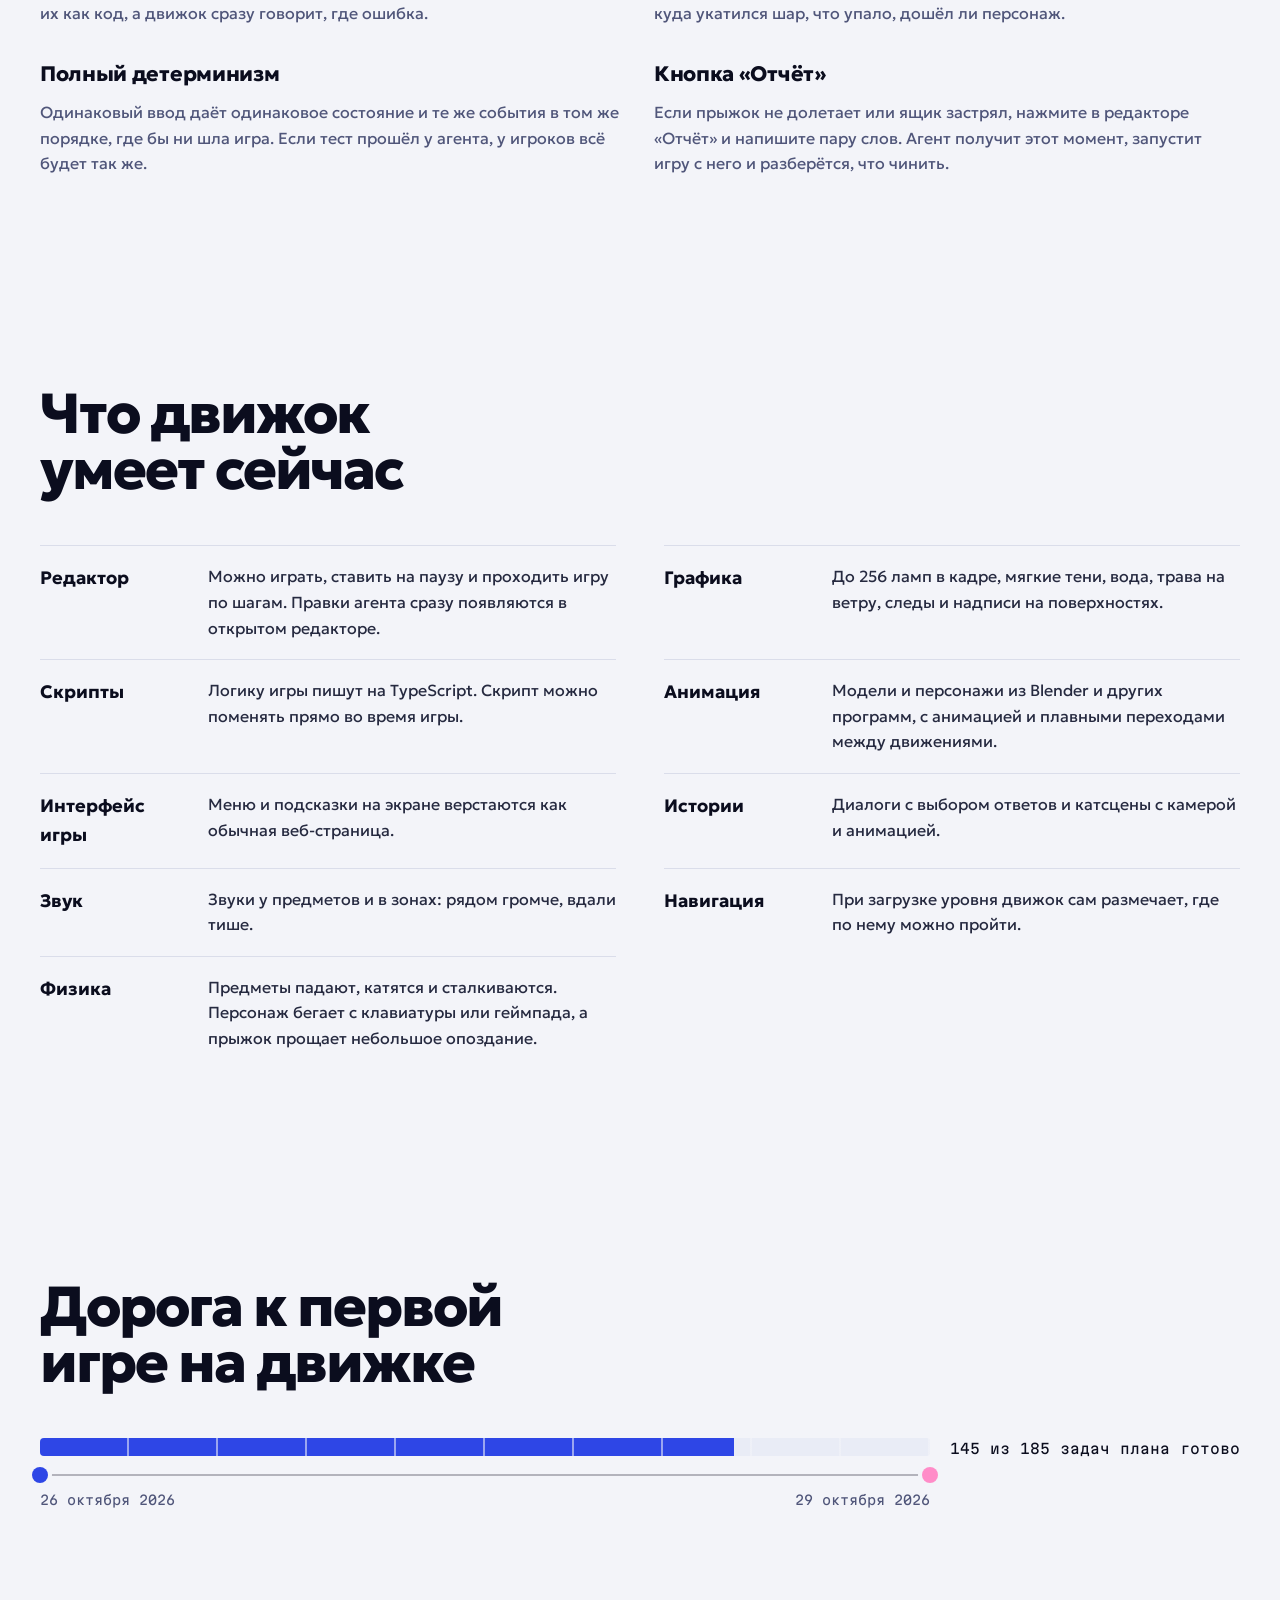
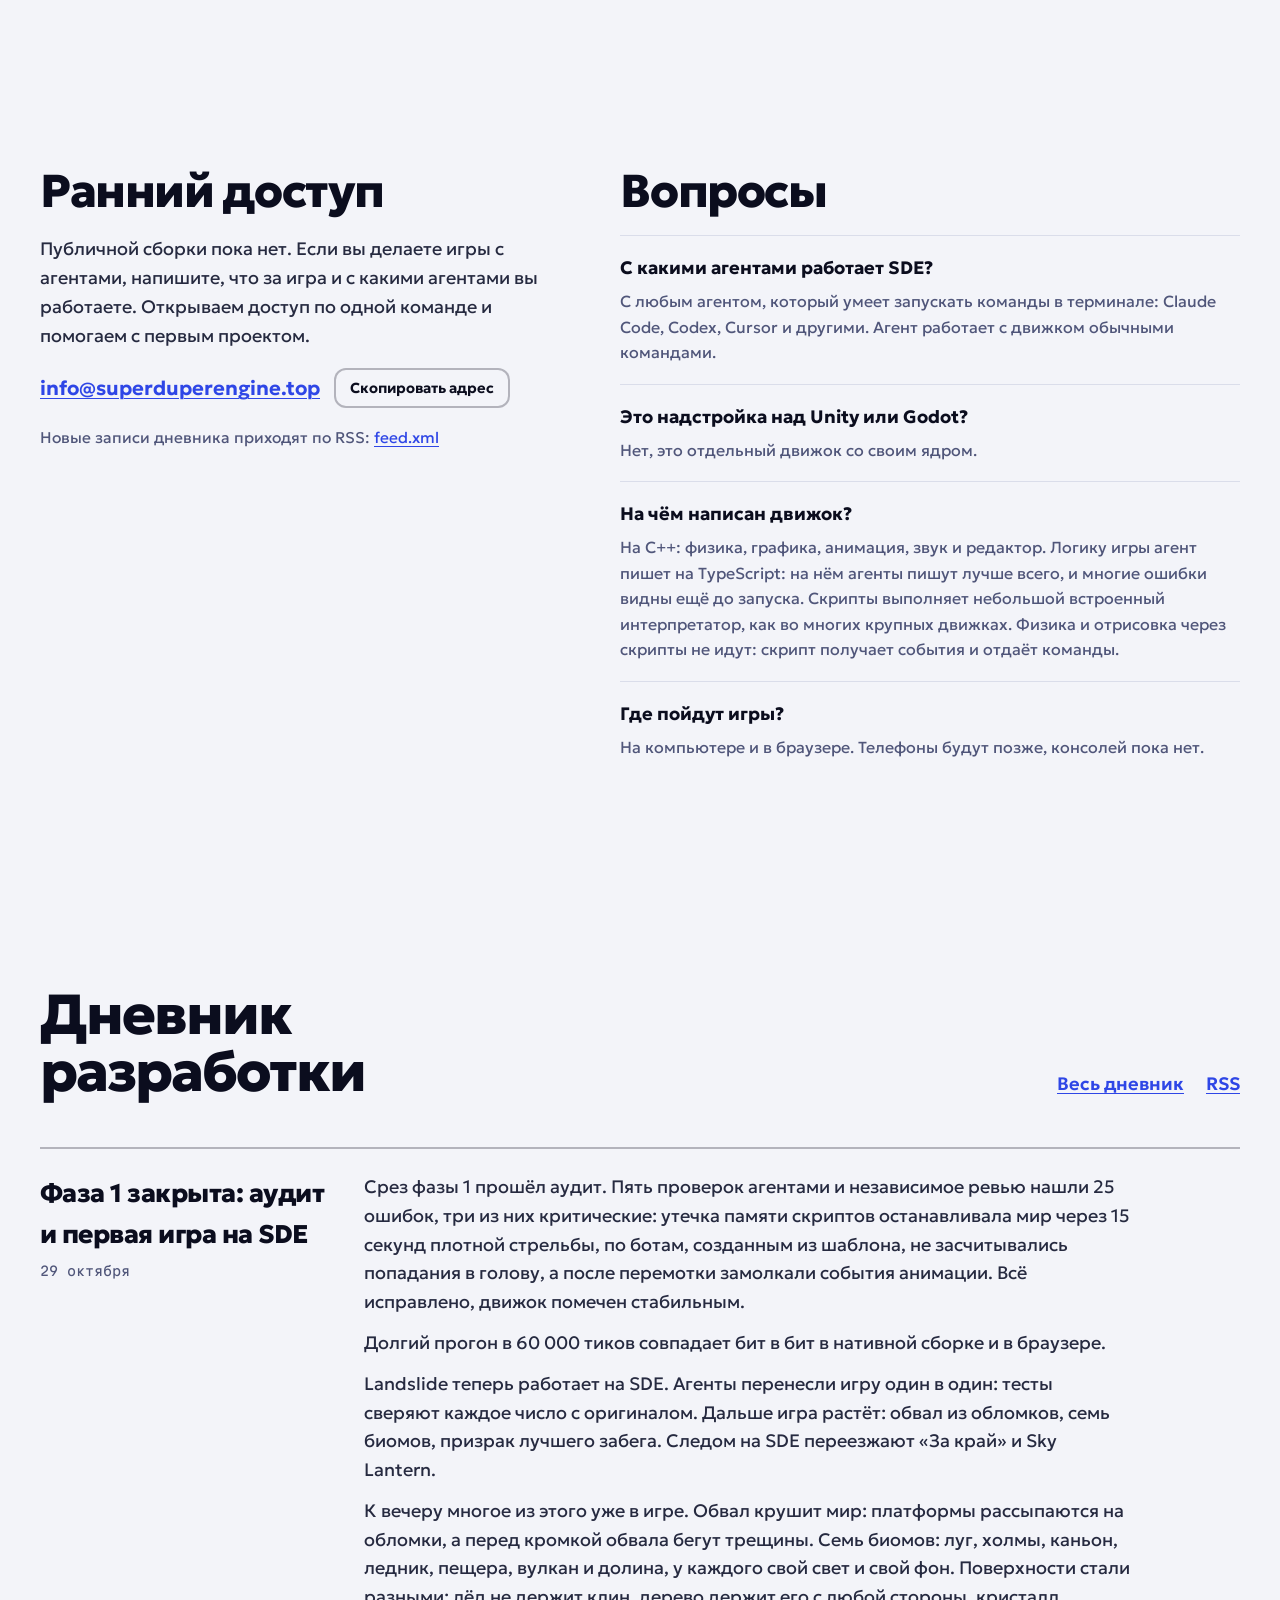
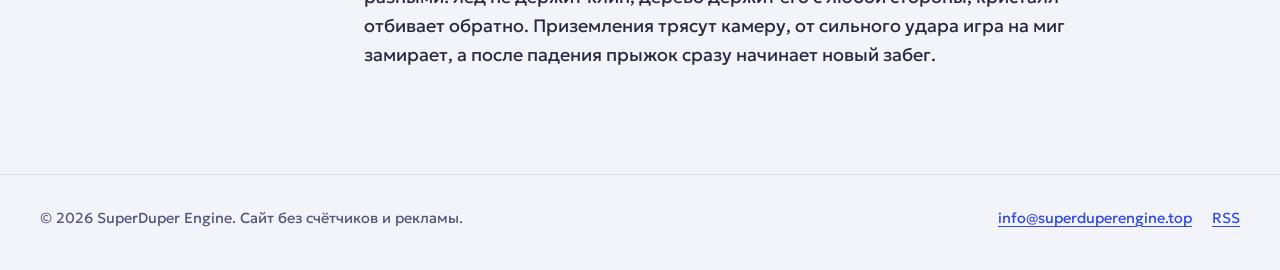
<file: ru/index.html>
<!doctype html>
<html lang="ru">
<head>
<meta charset="utf-8">
<meta name="viewport" content="width=device-width, initial-scale=1, viewport-fit=cover">
<title>SuperDuper Engine. Игровой движок, на котором игры собирают агенты</title>
<meta name="description" content="Игровой движок, с которым ИИ-агенты сами собирают уровни и проверяют их, а человек играет и решает, что оставить. Демо, игры и дневник разработки.">
<link rel="canonical" href="https://superduperengine.top/ru/">
<link rel="alternate" hreflang="ru" href="https://superduperengine.top/ru/">
<link rel="alternate" hreflang="en" href="https://superduperengine.top/en/">
<link rel="alternate" hreflang="x-default" href="https://superduperengine.top/en/">
<link rel="alternate" type="application/rss+xml" title="SuperDuper Engine: дневник разработки" href="feed.xml">
<meta property="og:type" content="website">
<meta property="og:title" content="SuperDuper Engine. Игровой движок, на котором игры собирают агенты">
<meta property="og:description" content="Игровой движок, с которым ИИ-агенты сами собирают уровни и проверяют их, а человек играет и решает, что оставить. Демо, игры и дневник разработки.">
<meta property="og:url" content="https://superduperengine.top/ru/">
<meta property="og:image" content="https://superduperengine.top/assets/brand/og-ru.png">
<meta property="og:image:width" content="1200">
<meta property="og:image:height" content="630">
<meta name="twitter:card" content="summary_large_image">
<meta name="theme-color" content="#0B0D1E" media="(prefers-color-scheme: dark)">
<meta name="theme-color" content="#F3F4F9" media="(prefers-color-scheme: light)">
<link rel="icon" href="../favicon.svg" type="image/svg+xml">
<link rel="icon" href="../assets/brand/icon-32.png" sizes="32x32" type="image/png">
<link rel="apple-touch-icon" href="../assets/brand/apple-touch-icon.png">
<script>
  // The theme chosen by hand wins over the system's; set before the first paint.
  (function () { try { var t = localStorage.getItem("sde.theme"); if (t === "dark" || t === "light") document.documentElement.setAttribute("data-theme", t); } catch (e) {} })();
</script>
<link rel="preload" href="../assets/fonts/geologica-cyrillic.woff2" as="font" type="font/woff2" crossorigin>
<link rel="stylesheet" href="../assets/fonts/fonts.css">
<link rel="stylesheet" href="../assets/sde.css">
</head>
<body>
<a class="skip" href="#main">К содержимому</a>
<header class="bar">
  <div class="bar-in">
    <a class="brand" href="./" aria-label="SuperDuper Engine"><svg class="brand-mark" viewBox="0 0 256 256" aria-hidden="true" xmlns="http://www.w3.org/2000/svg"><rect width="256" height="256" rx="60" fill="#2E46E6"/><path d="M48 162V122C48 88 82 66 128 66C174 66 208 88 208 122V162Z" fill="#FF8CC8"/><path d="M70 106C72 92 84 81 99 77" fill="none" stroke="#F0EEE9" stroke-width="8" stroke-linecap="round" opacity=".55"/><ellipse cx="104" cy="126" rx="22" ry="26" fill="#F0EEE9"/><g class="pupil" data-cx="104" data-cy="126" transform="translate(0 5)"><circle cx="104" cy="126" r="11" fill="#0B0D1E"/><circle cx="101" cy="122" r="3.5" fill="#F0EEE9"/></g><ellipse cx="152" cy="126" rx="22" ry="26" fill="#F0EEE9"/><g class="pupil" data-cx="152" data-cy="126" transform="translate(0 5)"><circle cx="152" cy="126" r="11" fill="#0B0D1E"/><circle cx="149" cy="122" r="3.5" fill="#F0EEE9"/></g><rect x="28" y="158" width="200" height="28" rx="14" fill="#F0EEE9"/></svg><span class="wordmark"><b>SuperDuper</b> Engine</span></a>
    <nav class="nav" aria-label="Разделы">
      <a href="#demo">Демо</a><a href="#games">Игры</a><a href="devlog/">Дневник</a><a href="#how">Как устроено</a><a href="#plan">Планы</a>
    </nav>
    <div class="bar-tools">
      <button class="theme-btn" type="button" data-theme-toggle data-label-system="Тема как в системе" data-label-dark="Тёмная тема" data-label-light="Светлая тема" aria-label="Тема как в системе" title="Тема как в системе">
        <span class="ti ti-system"><svg viewBox="0 0 24 24" aria-hidden="true"><circle cx="12" cy="12" r="8" fill="none" stroke="currentColor" stroke-width="2"/><path d="M12 4a8 8 0 0 1 0 16Z" fill="currentColor"/></svg></span><span class="ti ti-dark"><svg viewBox="0 0 24 24" aria-hidden="true"><path d="M20 14.5A8 8 0 1 1 9.5 4a6.5 6.5 0 0 0 10.5 10.5Z" fill="currentColor"/></svg></span><span class="ti ti-light"><svg viewBox="0 0 24 24" aria-hidden="true"><circle cx="12" cy="12" r="4.5" fill="currentColor"/><path d="M12 2v3M12 19v3M2 12h3M19 12h3M4.9 4.9l2.1 2.1M17 17l2.1 2.1M4.9 19.1 7 17M17 7l2.1-2.1" stroke="currentColor" stroke-width="2" stroke-linecap="round"/></svg></span>
      </button>
      <a class="lang" href="../en/" data-lang="en" hreflang="en" lang="en">English</a>
    </div>
  </div>
</header>
<main id="main">
<section class="hero" id="demo">
  <div class="hero-copy">
    <h1>Ночью агенты собирают игру. Утром вы в неё играете. <span class="h1-brand">SuperDuper Engine!</span></h1>
    <div class="side">
      <p class="lead">Движок устроен так, чтобы агент мог работать с ним напрямую. Нет, MCP не нужен. Мир хранится в текстовом формате, поэтому агенту проще его читать и тестировать, а токенов уходит меньше.</p>
      <p class="lead">Агент собирает уровень и проверяет, что всё работает, а вы играете и решаете, что оставить.</p>
      <div class="actions"><a class="btn btn-play" href="#games">Играть</a><a class="btn btn-quiet" href="devlog/">Дневник разработки</a></div>
      <p class="build">Сайт обновлён 29 октября 2026, сборка движка 844.</p>
    </div>
  </div>
  <figure class="demo" data-demo data-lang="ru" data-tick="тик" data-pause="Пауза" data-resume="Дальше" data-start="Проиграть запись">
    <div class="peek-wrap"><svg class="peek" viewBox="0 40 256 126" aria-hidden="true" xmlns="http://www.w3.org/2000/svg"><path d="M48 162V122C48 88 82 66 128 66C174 66 208 88 208 122V162Z" fill="#FF8CC8"/><path d="M70 106C72 92 84 81 99 77" fill="none" stroke="#F0EEE9" stroke-width="8" stroke-linecap="round" opacity=".55"/><ellipse cx="104" cy="126" rx="22" ry="26" fill="#F0EEE9"/><g class="pupil" data-cx="104" data-cy="126" transform="translate(0 5)"><circle cx="104" cy="126" r="11" fill="#0B0D1E"/><circle cx="101" cy="122" r="3.5" fill="#F0EEE9"/></g><ellipse cx="152" cy="126" rx="22" ry="26" fill="#F0EEE9"/><g class="pupil" data-cx="152" data-cy="126" transform="translate(0 5)"><circle cx="152" cy="126" r="11" fill="#0B0D1E"/><circle cx="149" cy="122" r="3.5" fill="#F0EEE9"/></g></svg></div>
    <div class="demo-tabs" role="tablist" aria-label="Демо" data-demo-tabs></div>
    <div class="demo-window">
      <div class="demo-top"><span class="demo-title" data-demo-title></span><span class="demo-tick" data-demo-tick></span><button class="demo-pause" type="button" data-demo-pause>Пауза</button></div>
      <div class="demo-stage"><canvas class="demo-canvas" data-demo-canvas role="img" aria-label="Браузер не показывает здесь 3D. Запись цела: первый тест не прошёл, агент поднял горку, второй тест прошёл."></canvas><p class="demo-nogl" data-demo-nogl hidden>Браузер не показывает здесь 3D. Запись цела: первый тест не прошёл, агент поднял горку, второй тест прошёл.</p></div>
      <div class="demo-caption" aria-live="polite"><p class="demo-run" data-demo-run></p><p class="demo-change" data-demo-change></p></div>
    </div>
    <figcaption class="demo-note">Это запись настоящего прогона движка.</figcaption>
  </figure>
</section>
<section class="games" id="games" aria-labelledby="games-h" data-records-api="https://animated-squirrel-692fce.netlify.app/.netlify/functions/scores">
  <div class="sec-head"><h2 id="games-h">Игры, которые собрали агенты</h2><p>Уже сейчас простыми инструментами агенты могут собирать полноценные игровые прототипы.</p></div>
  <article class="game game-main">
      <a class="game-shot" href="../games/edge/?lang=ru"><img src="../assets/games/edge.jpg" alt="«За край»: вид от первого лица, боты на летающем острове" loading="lazy" width="640" height="360"></a>
      <div class="game-body">
        <p class="game-kind">3D-шутер</p>
        <h3>За край</h3>
        <p class="game-desc">Сбросьте ботов с летающего острова, пока они не сбросили вас. Одиннадцать волн, около семи минут.</p>
        <p class="game-how"><b>Как играть.</b> Выстрелы отталкивают ботов. Сталкивайте их за край, сбрасывайте подряд ради комбо, уходите от рывков, а окружённым помогает волна. После седьмой волны выпадает дробовик.</p><p class="game-how"><b>Управление.</b> WASD ходить, мышь целиться, клик стрелять, пробел прыжок, Shift рывок, правая кнопка или E волна. На телефоне стик, перетаскивание и кнопки.</p>
        <dl class="facts">
          <div><dt>Собрал</dt><dd>Claude Opus 5.5</dd></div>
          <div><dt>До первой версии</dt><dd>58 мин</dd></div>
          <div><dt>Токены</dt><dd>написано 134 тыс., прочитано 22,5 млн</dd></div>
          <div class="record" data-record="edge" hidden><dt>Рекорд</dt><dd></dd></div>
        </dl>
        <a class="btn btn-play" href="../games/edge/?lang=ru">Играть</a>
      </div>
    </article>
  <div class="game-row"><article class="game">
      <a class="game-shot" href="../games/ground/?lang=ru"><img src="../assets/games/ground.jpg" alt="«Обвал»: скалолаз стоит на клине, вбитом в стену каньона" loading="lazy" width="640" height="360"></a>
      <div class="game-body">
        <p class="game-kind">Платформер</p>
        <h3>Обвал</h3>
        <p class="game-desc">Земля рушится за спиной. Бегите в безопасную долину через пять земель, около пяти минут.</p>
        
        <dl class="facts">
          <div><dt>Собрал</dt><dd>DeepSeek V4.1 Flash</dd></div>
          <div><dt>До первой версии</dt><dd>46 мин</dd></div>
          <div><dt>Токены</dt><dd>написано 309 тыс., прочитано 13,1 млн</dd></div>
          <div class="record" data-record="ground" hidden><dt>Рекорд</dt><dd></dd></div>
        </dl>
        <a class="btn btn-play" href="../games/ground/?lang=ru">Играть</a>
      </div>
    </article><article class="game">
      <a class="game-shot" href="../games/air/?lang=ru"><img src="../assets/games/air.jpg" alt="«Небесный фонарик»: бумажный фонарик летит ночью над морскими скалами" loading="lazy" width="640" height="360"></a>
      <div class="game-body">
        <p class="game-kind">Полёт</p>
        <h3>Небесный фонарик</h3>
        <p class="game-desc">Бумажный фонарик летит сквозь одну ночь, от сумерек до рассвета.</p>
        
        <dl class="facts">
          <div><dt>Собрал</dt><dd>Claude Sonnet 5.5</dd></div>
          <div><dt>До первой версии</dt><dd>77 мин</dd></div>
          <div><dt>Токены</dt><dd>написано 470 тыс., прочитано 48,2 млн</dd></div>
          <div class="record" data-record="air" hidden><dt>Рекорд</dt><dd></dd></div>
        </dl>
        <a class="btn btn-play" href="../games/air/?lang=ru">Играть</a>
      </div>
    </article></div>
</section>
<section class="how" id="how" aria-labelledby="how-h">
  <div class="sec-head"><h2 id="how-h">Как агент делает уровень</h2></div>
  <div class="points"><div class="point"><h3>Мир хранится текстом</h3><p>Уровень описан обычными текстовыми файлами. Агент читает и правит их как код, а движок сразу говорит, где ошибка.</p></div><div class="point"><h3>Проверка за секунду</h3><p>Агент запускает игру без окна и за доли секунды узнаёт, что произошло: куда укатился шар, что упало, дошёл ли персонаж.</p></div><div class="point"><h3>Полный детерминизм</h3><p>Одинаковый ввод даёт одинаковое состояние и те же события в том же порядке, где бы ни шла игра. Если тест прошёл у агента, у игроков всё будет так же.</p></div><div class="point"><h3>Кнопка «Отчёт»</h3><p>Если прыжок не долетает или ящик застрял, нажмите в редакторе «Отчёт» и напишите пару слов. Агент получит этот момент, запустит игру с него и разберётся, что чинить.</p></div></div>
</section>
<section class="spec" id="engine" aria-labelledby="spec-h">
  <div class="sec-head"><h2 id="spec-h">Что движок умеет сейчас</h2></div>
  <dl class="spec-list"><div><dt>Редактор</dt><dd>Можно играть, ставить на паузу и проходить игру по шагам. Правки агента сразу появляются в открытом редакторе.</dd></div><div><dt>Графика</dt><dd>До 256 ламп в кадре, мягкие тени, вода, трава на ветру, следы и надписи на поверхностях.</dd></div><div><dt>Скрипты</dt><dd>Логику игры пишут на TypeScript. Скрипт можно поменять прямо во время игры.</dd></div><div><dt>Анимация</dt><dd>Модели и персонажи из Blender и других программ, с анимацией и плавными переходами между движениями.</dd></div><div><dt>Интерфейс игры</dt><dd>Меню и подсказки на экране верстаются как обычная веб-страница.</dd></div><div><dt>Истории</dt><dd>Диалоги с выбором ответов и катсцены с камерой и анимацией.</dd></div><div><dt>Звук</dt><dd>Звуки у предметов и в зонах: рядом громче, вдали тише.</dd></div><div><dt>Навигация</dt><dd>При загрузке уровня движок сам размечает, где по нему можно пройти.</dd></div><div><dt>Физика</dt><dd>Предметы падают, катятся и сталкиваются. Персонаж бегает с клавиатуры или геймпада, а прыжок прощает небольшое опоздание.</dd></div></dl>
</section>
<section class="plan" id="plan" aria-labelledby="plan-h">
  <div class="sec-head"><h2 id="plan-h">Дорога к первой игре на движке</h2></div>
  <div class="progress">
    <div class="progress-main">
      <div class="progress-bar" role="img" aria-label="78%"><span style="width:78%"></span></div>
      <div class="phase" role="group" aria-label="Фаза 1">
        <div class="phase-track" aria-hidden="true"></div>
        <span class="phase-tick phase-start" tabindex="0" data-date="2026-10-26" aria-describedby="phase-tip-start"><span class="phase-dot" aria-hidden="true"></span><time datetime="2026-10-26">26 октября 2026</time><span class="phase-tip" role="tooltip" id="phase-tip-start">Фаза 1 началась</span></span><span class="phase-tick phase-end" tabindex="0" data-date="2026-10-29" aria-describedby="phase-tip-end"><span class="phase-dot" aria-hidden="true"></span><time datetime="2026-10-29">29 октября 2026</time><span class="phase-tip" role="tooltip" id="phase-tip-end">Фаза 1 готова: проверена и стабильна</span></span>
      </div>
    </div>
    <p>145 из 185 задач плана готово</p>
  </div>
</section>
<section class="contact" id="contact" aria-labelledby="contact-h">
  <div class="contact-main">
    <h2 id="contact-h">Ранний доступ</h2>
    <p>Публичной сборки пока нет. Если вы делаете игры с агентами, напишите, что за игра и с какими агентами вы работаете. Открываем доступ по одной команде и помогаем с первым проектом.</p>
    <p class="mail"><a href="mailto:info@superduperengine.top">info@superduperengine.top</a><button class="btn btn-quiet btn-small" type="button" data-copy="info@superduperengine.top" data-copied="Скопировано">Скопировать адрес</button></p>
    <p class="follow">Новые записи дневника приходят по RSS: <a href="feed.xml">feed.xml</a></p>
  </div>
  <div class="faq"><h2>Вопросы</h2><dl><div><dt>С какими агентами работает SDE?</dt><dd>С любым агентом, который умеет запускать команды в терминале: Claude Code, Codex, Cursor и другими. Агент работает с движком обычными командами.</dd></div><div><dt>Это надстройка над Unity или Godot?</dt><dd>Нет, это отдельный движок со своим ядром.</dd></div><div><dt>На чём написан движок?</dt><dd>На C++: физика, графика, анимация, звук и редактор. Логику игры агент пишет на TypeScript: на нём агенты пишут лучше всего, и многие ошибки видны ещё до запуска. Скрипты выполняет небольшой встроенный интерпретатор, как во многих крупных движках. Физика и отрисовка через скрипты не идут: скрипт получает события и отдаёт команды.</dd></div><div><dt>Где пойдут игры?</dt><dd>На компьютере и в браузере. Телефоны будут позже, консолей пока нет.</dd></div></dl></div>
</section>
<section class="latest" id="news" aria-labelledby="news-h">
  <div class="sec-head"><h2 id="news-h">Дневник разработки</h2><p class="sec-links"><a href="devlog/">Весь дневник</a><a href="feed.xml">RSS</a></p></div>
  <article class="latest-day"><div><h3><a href="devlog/#2026-10-29-phase-1-is-closed-the-audit-and-the-first-game-o">Фаза 1 закрыта: аудит и первая игра на SDE</a></h3><time datetime="2026-10-29">29 октября</time></div><div class="latest-text"><p>Срез фазы 1 прошёл аудит. Пять проверок агентами и независимое ревью нашли 25 ошибок, три из них критические: утечка памяти скриптов останавливала мир через 15 секунд плотной стрельбы, по ботам, созданным из шаблона, не засчитывались попадания в голову, а после перемотки замолкали события анимации. Всё исправлено, движок помечен стабильным.</p><p>Долгий прогон в 60 000 тиков совпадает бит в бит в нативной сборке и в браузере.</p><p>Landslide теперь работает на SDE. Агенты перенесли игру один в один: тесты сверяют каждое число с оригиналом. Дальше игра растёт: обвал из обломков, семь биомов, призрак лучшего забега. Следом на SDE переезжают «За край» и Sky Lantern.</p><p>К вечеру многое из этого уже в игре. Обвал крушит мир: платформы рассыпаются на обломки, а перед кромкой обвала бегут трещины. Семь биомов: луг, холмы, каньон, ледник, пещера, вулкан и долина, у каждого свой свет и свой фон. Поверхности стали разными: лёд не держит клин, дерево держит его с любой стороны, кристалл отбивает обратно. Приземления трясут камеру, от сильного удара игра на миг замирает, а после падения прыжок сразу начинает новый забег.</p></div></article>
</section>
</main>
<footer class="foot">
  <div class="foot-in">
    <p>© 2026 SuperDuper Engine. Сайт без счётчиков и рекламы.</p>
    <p><a href="mailto:info@superduperengine.top">info@superduperengine.top</a> <a href="feed.xml">RSS</a></p>
  </div>
</footer>
<script src="../assets/demo-data.js" defer></script>
<script src="../assets/demos.js" defer></script>
<script src="../assets/demo-player.js" defer></script>
<script src="../assets/sde.js" defer></script>
</body>
</html>
</file>
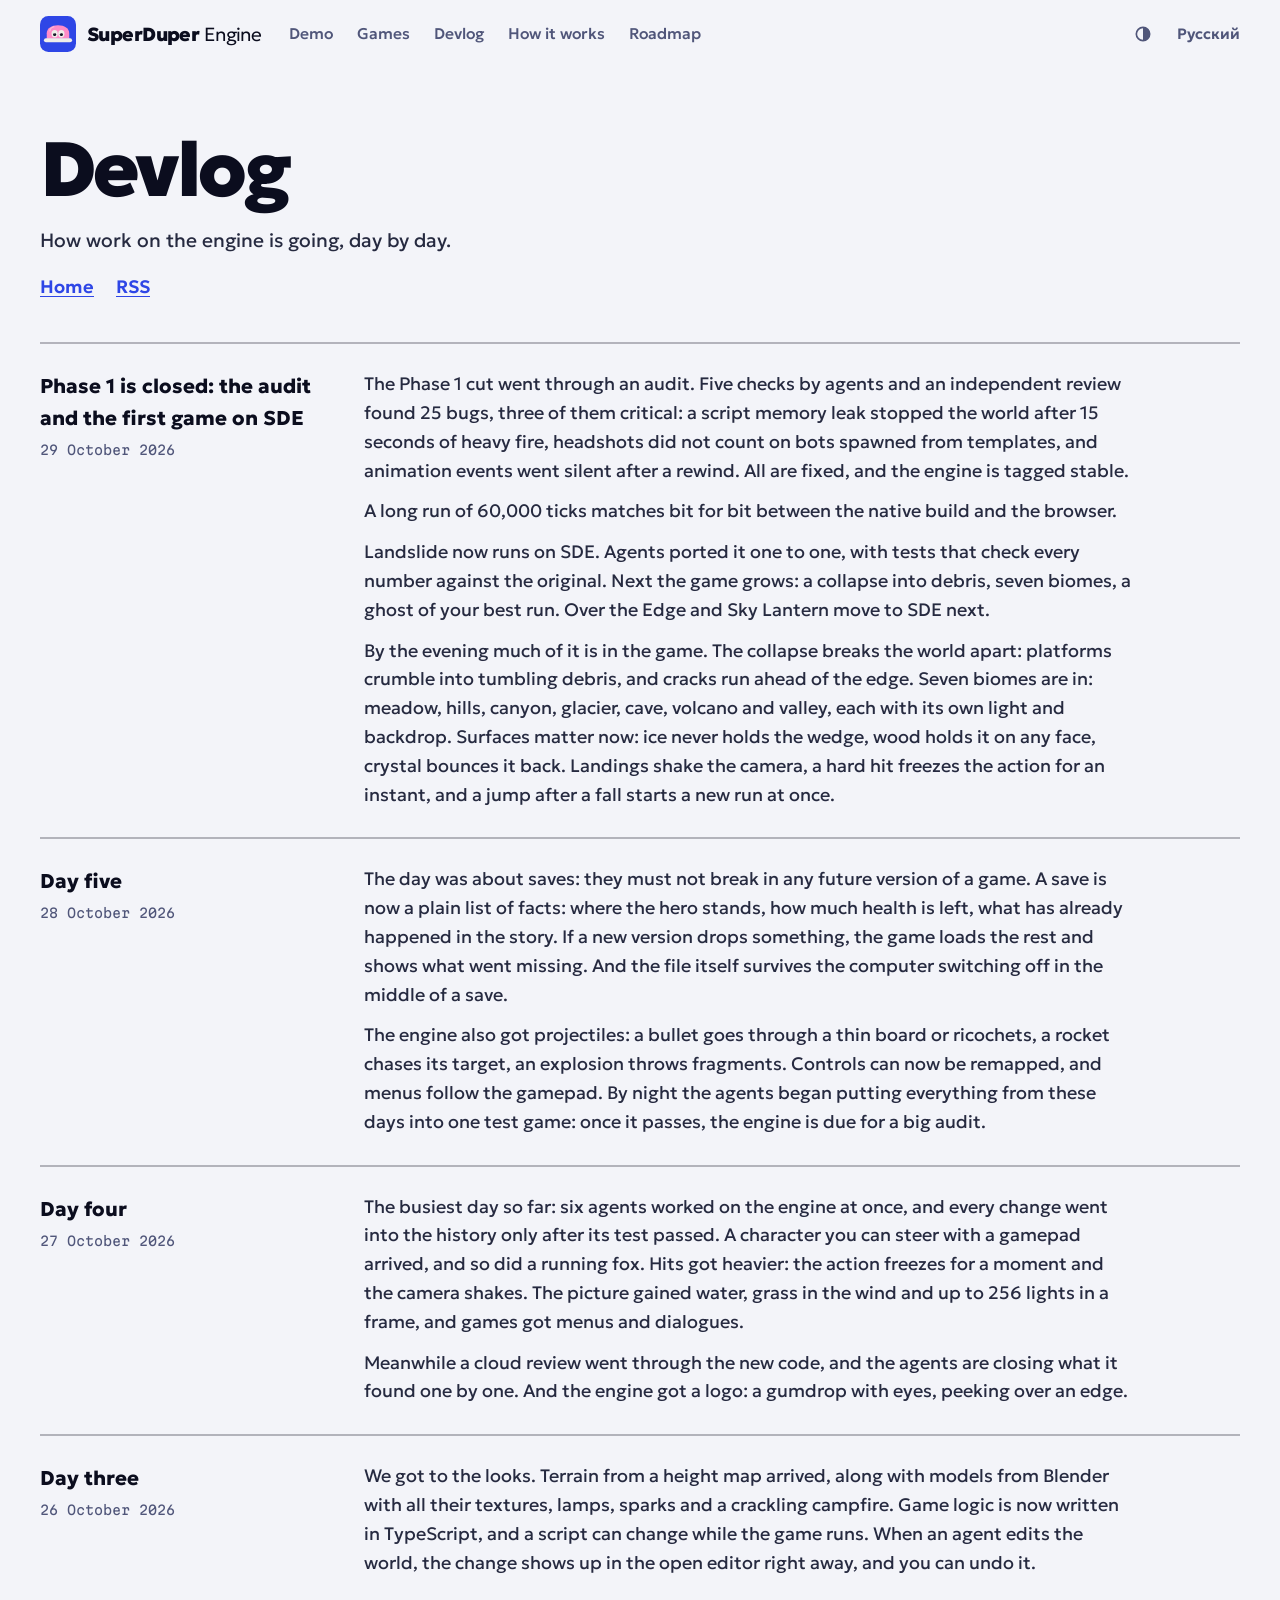
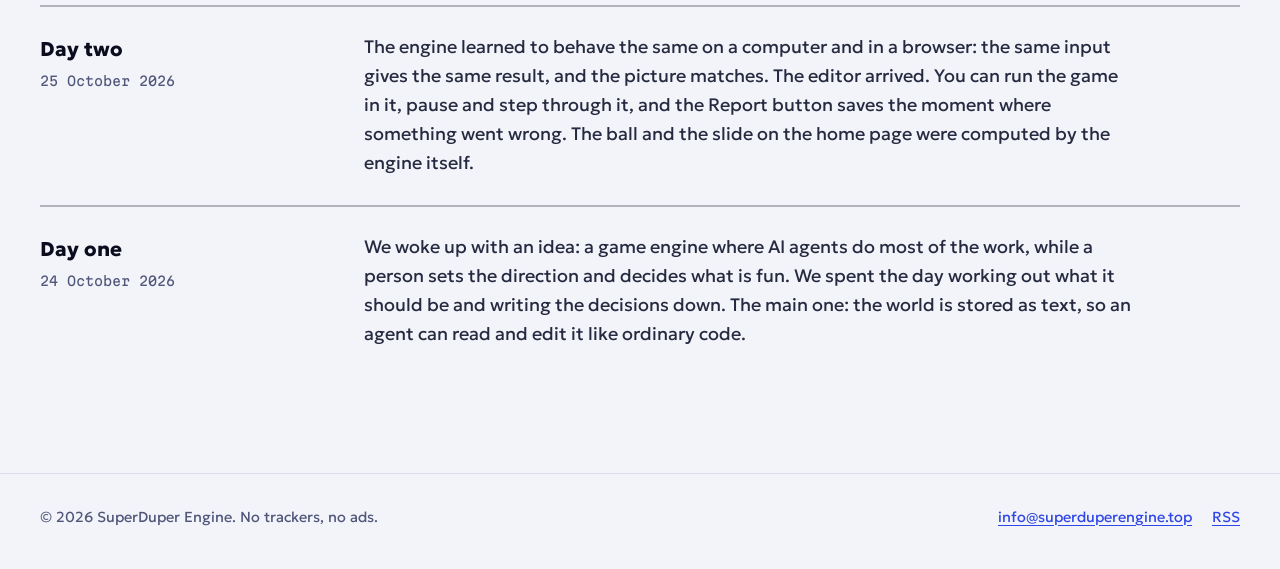
<file: en/devlog/index.html>
<!doctype html>
<html lang="en">
<head>
<meta charset="utf-8">
<meta name="viewport" content="width=device-width, initial-scale=1, viewport-fit=cover">
<title>Devlog. SuperDuper Engine</title>
<meta name="description" content="How work on the engine is going, day by day.">
<link rel="canonical" href="https://superduperengine.top/en/devlog/">
<link rel="alternate" hreflang="ru" href="https://superduperengine.top/ru/devlog/">
<link rel="alternate" hreflang="en" href="https://superduperengine.top/en/devlog/">
<link rel="alternate" hreflang="x-default" href="https://superduperengine.top/en/devlog/">
<link rel="alternate" type="application/rss+xml" title="SuperDuper Engine devlog" href="../feed.xml">
<meta property="og:type" content="website">
<meta property="og:title" content="Devlog. SuperDuper Engine">
<meta property="og:description" content="How work on the engine is going, day by day.">
<meta property="og:url" content="https://superduperengine.top/en/devlog/">
<meta property="og:image" content="https://superduperengine.top/assets/brand/og-en.png">
<meta property="og:image:width" content="1200">
<meta property="og:image:height" content="630">
<meta name="twitter:card" content="summary_large_image">
<meta name="theme-color" content="#0B0D1E" media="(prefers-color-scheme: dark)">
<meta name="theme-color" content="#F3F4F9" media="(prefers-color-scheme: light)">
<link rel="icon" href="../../favicon.svg" type="image/svg+xml">
<link rel="icon" href="../../assets/brand/icon-32.png" sizes="32x32" type="image/png">
<link rel="apple-touch-icon" href="../../assets/brand/apple-touch-icon.png">
<script>
  // The theme chosen by hand wins over the system's; set before the first paint.
  (function () { try { var t = localStorage.getItem("sde.theme"); if (t === "dark" || t === "light") document.documentElement.setAttribute("data-theme", t); } catch (e) {} })();
</script>
<link rel="preload" href="../../assets/fonts/geologica-latin.woff2" as="font" type="font/woff2" crossorigin>
<link rel="stylesheet" href="../../assets/fonts/fonts.css">
<link rel="stylesheet" href="../../assets/sde.css">
</head>
<body>
<a class="skip" href="#main">Skip to content</a>
<header class="bar">
  <div class="bar-in">
    <a class="brand" href="../" aria-label="SuperDuper Engine"><svg class="brand-mark" viewBox="0 0 256 256" aria-hidden="true" xmlns="http://www.w3.org/2000/svg"><rect width="256" height="256" rx="60" fill="#2E46E6"/><path d="M48 162V122C48 88 82 66 128 66C174 66 208 88 208 122V162Z" fill="#FF8CC8"/><path d="M70 106C72 92 84 81 99 77" fill="none" stroke="#F0EEE9" stroke-width="8" stroke-linecap="round" opacity=".55"/><ellipse cx="104" cy="126" rx="22" ry="26" fill="#F0EEE9"/><g class="pupil" data-cx="104" data-cy="126" transform="translate(0 5)"><circle cx="104" cy="126" r="11" fill="#0B0D1E"/><circle cx="101" cy="122" r="3.5" fill="#F0EEE9"/></g><ellipse cx="152" cy="126" rx="22" ry="26" fill="#F0EEE9"/><g class="pupil" data-cx="152" data-cy="126" transform="translate(0 5)"><circle cx="152" cy="126" r="11" fill="#0B0D1E"/><circle cx="149" cy="122" r="3.5" fill="#F0EEE9"/></g><rect x="28" y="158" width="200" height="28" rx="14" fill="#F0EEE9"/></svg><span class="wordmark"><b>SuperDuper</b> Engine</span></a>
    <nav class="nav" aria-label="Sections">
      <a href="../#demo">Demo</a><a href="../#games">Games</a><a href="./">Devlog</a><a href="../#how">How it works</a><a href="../#plan">Roadmap</a>
    </nav>
    <div class="bar-tools">
      <button class="theme-btn" type="button" data-theme-toggle data-label-system="Theme follows the system" data-label-dark="Dark theme" data-label-light="Light theme" aria-label="Theme follows the system" title="Theme follows the system">
        <span class="ti ti-system"><svg viewBox="0 0 24 24" aria-hidden="true"><circle cx="12" cy="12" r="8" fill="none" stroke="currentColor" stroke-width="2"/><path d="M12 4a8 8 0 0 1 0 16Z" fill="currentColor"/></svg></span><span class="ti ti-dark"><svg viewBox="0 0 24 24" aria-hidden="true"><path d="M20 14.5A8 8 0 1 1 9.5 4a6.5 6.5 0 0 0 10.5 10.5Z" fill="currentColor"/></svg></span><span class="ti ti-light"><svg viewBox="0 0 24 24" aria-hidden="true"><circle cx="12" cy="12" r="4.5" fill="currentColor"/><path d="M12 2v3M12 19v3M2 12h3M19 12h3M4.9 4.9l2.1 2.1M17 17l2.1 2.1M4.9 19.1 7 17M17 7l2.1-2.1" stroke="currentColor" stroke-width="2" stroke-linecap="round"/></svg></span>
      </button>
      <a class="lang" href="../../ru/devlog/" data-lang="ru" hreflang="ru" lang="ru">Русский</a>
    </div>
  </div>
</header>
<main id="main" class="devlog">
  <div class="devlog-head"><h1>Devlog</h1><p class="lead">How work on the engine is going, day by day.</p><p class="sec-links"><a href="../">Home</a><a href="../feed.xml">RSS</a></p></div>
  <section class="day" id="2026-10-29-phase-1-is-closed-the-audit-and-the-first-game-o"><h2>Phase 1 is closed: the audit and the first game on SDE<time datetime="2026-10-29">29 October 2026</time></h2><div class="entry"><p>The Phase 1 cut went through an audit. Five checks by agents and an independent review found 25 bugs, three of them critical: a script memory leak stopped the world after 15 seconds of heavy fire, headshots did not count on bots spawned from templates, and animation events went silent after a rewind. All are fixed, and the engine is tagged stable.</p><p>A long run of 60,000 ticks matches bit for bit between the native build and the browser.</p><p>Landslide now runs on SDE. Agents ported it one to one, with tests that check every number against the original. Next the game grows: a collapse into debris, seven biomes, a ghost of your best run. Over the Edge and Sky Lantern move to SDE next.</p><p>By the evening much of it is in the game. The collapse breaks the world apart: platforms crumble into tumbling debris, and cracks run ahead of the edge. Seven biomes are in: meadow, hills, canyon, glacier, cave, volcano and valley, each with its own light and backdrop. Surfaces matter now: ice never holds the wedge, wood holds it on any face, crystal bounces it back. Landings shake the camera, a hard hit freezes the action for an instant, and a jump after a fall starts a new run at once.</p></div></section><section class="day" id="2026-10-28-day-five"><h2>Day five<time datetime="2026-10-28">28 October 2026</time></h2><div class="entry"><p>The day was about saves: they must not break in any future version of a game. A save is now a plain list of facts: where the hero stands, how much health is left, what has already happened in the story. If a new version drops something, the game loads the rest and shows what went missing. And the file itself survives the computer switching off in the middle of a save.</p><p>The engine also got projectiles: a bullet goes through a thin board or ricochets, a rocket chases its target, an explosion throws fragments. Controls can now be remapped, and menus follow the gamepad. By night the agents began putting everything from these days into one test game: once it passes, the engine is due for a big audit.</p></div></section><section class="day" id="2026-10-27-day-four"><h2>Day four<time datetime="2026-10-27">27 October 2026</time></h2><div class="entry"><p>The busiest day so far: six agents worked on the engine at once, and every change went into the history only after its test passed. A character you can steer with a gamepad arrived, and so did a running fox. Hits got heavier: the action freezes for a moment and the camera shakes. The picture gained water, grass in the wind and up to 256 lights in a frame, and games got menus and dialogues.</p><p>Meanwhile a cloud review went through the new code, and the agents are closing what it found one by one. And the engine got a logo: a gumdrop with eyes, peeking over an edge.</p></div></section><section class="day" id="2026-10-26-day-three"><h2>Day three<time datetime="2026-10-26">26 October 2026</time></h2><div class="entry"><p>We got to the looks. Terrain from a height map arrived, along with models from Blender with all their textures, lamps, sparks and a crackling campfire. Game logic is now written in TypeScript, and a script can change while the game runs. When an agent edits the world, the change shows up in the open editor right away, and you can undo it.</p></div></section><section class="day" id="2026-10-25-day-two"><h2>Day two<time datetime="2026-10-25">25 October 2026</time></h2><div class="entry"><p>The engine learned to behave the same on a computer and in a browser: the same input gives the same result, and the picture matches. The editor arrived. You can run the game in it, pause and step through it, and the Report button saves the moment where something went wrong. The ball and the slide on the home page were computed by the engine itself.</p></div></section><section class="day" id="2026-10-24-day-one"><h2>Day one<time datetime="2026-10-24">24 October 2026</time></h2><div class="entry"><p>We woke up with an idea: a game engine where AI agents do most of the work, while a person sets the direction and decides what is fun. We spent the day working out what it should be and writing the decisions down. The main one: the world is stored as text, so an agent can read and edit it like ordinary code.</p></div></section>
</main>
<footer class="foot">
  <div class="foot-in">
    <p>© 2026 SuperDuper Engine. No trackers, no ads.</p>
    <p><a href="mailto:info@superduperengine.top">info@superduperengine.top</a> <a href="../feed.xml">RSS</a></p>
  </div>
</footer>
<script src="../../assets/sde.js" defer></script>
</body>
</html>
</file>
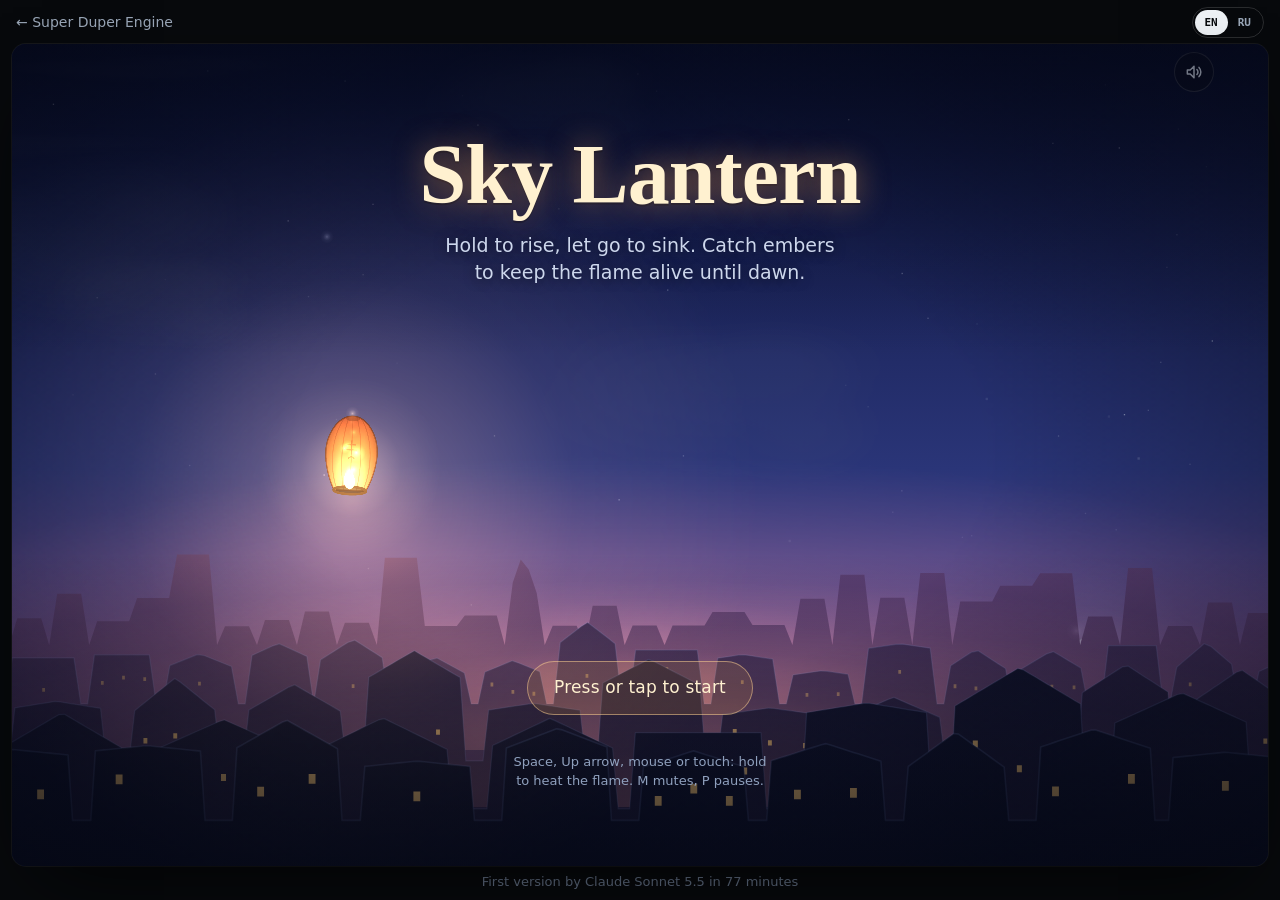
<file: games/air/index.html>
<!doctype html>
<html lang="en">
<head>
  <meta charset="utf-8">
  <meta name="viewport" content="width=device-width, initial-scale=1, viewport-fit=cover">
  <title>Sky Lantern</title>
  <meta name="description" content="Sky Lantern: a one-button flying game. Heat the flame, rise, sink, and carry a paper lantern from dusk to dawn.">
  <meta name="theme-color" content="#07090c">
  <link rel="icon" href="/favicon.svg" type="image/svg+xml">
  <style>
    :root {
      --bg: #07090c; --fg: #eef2f6; --muted: #9aa7b8; --dim: #66748a; --line: rgba(255, 255, 255, .14);
      --agent: #c8ff4d; --warm: #ffb347; --cream: #fff1d0;
      --serif: ui-serif, Georgia, "Times New Roman", "Noto Serif", serif;
      --sans: "Onest", system-ui, -apple-system, "Segoe UI", Roboto, Arial, sans-serif;
    }
    * { box-sizing: border-box; }
    html, body { height: 100%; margin: 0; background: var(--bg); color: var(--fg); overflow: hidden; overscroll-behavior: none; }
    body { display: flex; flex-direction: column; font: 400 16px/1.5 var(--sans); -webkit-font-smoothing: antialiased;
           padding: env(safe-area-inset-top) env(safe-area-inset-right) env(safe-area-inset-bottom) env(safe-area-inset-left); }
    button { font: inherit; color: inherit; }
    [hidden] { display: none !important; }
    :focus-visible { outline: 2px solid var(--agent); outline-offset: 3px; border-radius: 8px; }

    .bar { flex: none; display: flex; align-items: center; justify-content: space-between; height: 44px; padding: 0 16px; }
    .back { color: var(--muted); text-decoration: none; font-size: 14px; transition: color .15s; }
    .back:hover { color: var(--agent); }
    .lang { display: flex; padding: 2px; border: 1px solid var(--line); border-radius: 999px; font: 600 11px/1 ui-monospace, "Cascadia Mono", Consolas, monospace; }
    .lang button { padding: 7px 10px; border: 0; border-radius: 999px; background: none; color: var(--muted); cursor: pointer; }
    .lang button:hover { color: var(--fg); }
    .lang button[aria-pressed="true"] { background: var(--fg); color: var(--bg); }

    #wrap { flex: 1 1 auto; min-height: 0; display: flex; flex-direction: column; align-items: center; justify-content: center; padding: 0 12px 4px; }
    #box { flex: 1 1 auto; min-height: 0; width: 100%; display: flex; align-items: center; justify-content: center; }
    #stage { position: relative; overflow: hidden; border-radius: 14px; background: #0a1138; touch-action: none;
             -webkit-user-select: none; user-select: none; -webkit-tap-highlight-color: transparent;
             box-shadow: 0 30px 80px -30px rgba(0, 0, 0, .9), 0 0 0 1px rgba(255, 255, 255, .06); }
    #game { position: absolute; left: 0; top: 0; width: 100%; height: 100%; display: block; }
    #made-by { flex: none; margin: 6px 0 0; min-height: 24px; max-width: 760px; text-align: center; font-size: 13px; line-height: 1.5; color: var(--dim); }

    #ui { position: absolute; inset: 0; pointer-events: none; }
    .tools { position: absolute; top: 8px; right: 8px; display: flex; gap: 6px; pointer-events: auto; }
    .icon-btn { width: 40px; height: 40px; display: grid; place-items: center; border: 1px solid var(--line); border-radius: 50%; cursor: pointer;
                background: rgba(8, 11, 22, .5); color: #dfe7f5; transition: background-color .15s, border-color .15s, transform .15s; }
    .icon-btn:hover { background: rgba(8, 11, 22, .78); border-color: rgba(255, 255, 255, .3); }
    .icon-btn:active { transform: scale(.94); }
    .icon-btn svg { width: 20px; height: 20px; fill: none; stroke: currentColor; stroke-width: 1.8; stroke-linecap: round; stroke-linejoin: round; }
    .icon-btn .off { display: none; }
    .icon-btn[aria-pressed="true"] .on { display: none; }
    .icon-btn[aria-pressed="true"] .off { display: block; }

    .screen { position: absolute; inset: 0; display: flex; flex-direction: column; align-items: center; justify-content: center; padding: 24px; text-align: center;
              opacity: 0; visibility: hidden; pointer-events: none; transition: opacity .6s ease, visibility 0s linear .6s; }
    .screen.on { opacity: 1; visibility: visible; pointer-events: auto; transition: opacity .6s ease, visibility 0s; }
    #screen-title { justify-content: space-between; padding: 7% 24px 6%; cursor: pointer;
                    background: linear-gradient(to bottom, rgba(4, 7, 20, .55), rgba(4, 7, 20, 0) 38%, rgba(4, 7, 20, 0) 62%, rgba(4, 7, 20, .6)); }
    #screen-over, #screen-pause { background: radial-gradient(ellipse at center, rgba(4, 7, 20, .55), rgba(4, 7, 20, .82)); }
    #screen-finish { background: radial-gradient(ellipse at center, rgba(8, 8, 24, .22), rgba(8, 8, 24, .5)); }
    h1, h2 { margin: 0; font-family: var(--serif); font-weight: 700; color: var(--cream); letter-spacing: -.01em;
             text-shadow: 0 0 30px rgba(255, 170, 80, .5), 0 2px 0 rgba(0, 0, 0, .25); }
    h1 { font-size: clamp(36px, 8vw, 84px); line-height: 1.02; }
    h2 { font-size: clamp(26px, 4.6vw, 40px); line-height: 1.1; }
    .tagline { max-width: 34ch; margin: 14px auto 0; font-size: clamp(15px, 2.2vw, 19px); line-height: 1.45; color: #cdd7ec; text-wrap: balance; text-shadow: 0 1px 12px rgba(0, 0, 0, .6); }
    .title-top > *, .title-bottom > * { transform: translateY(8px); opacity: 0; transition: opacity .9s ease, transform .9s cubic-bezier(.2, .8, .2, 1); }
    #screen-title.on .title-top > *, #screen-title.on .title-bottom > * { transform: none; opacity: 1; }
    #screen-title.on .tagline { transition-delay: .15s; }
    #screen-title.on .title-bottom > :nth-child(1) { transition-delay: .35s; }
    #screen-title.on .title-bottom > :nth-child(2) { transition-delay: .5s; }
    #screen-title.on .title-bottom > :nth-child(3) { transition-delay: .6s; }
    .start { padding: 13px 26px; border: 1px solid rgba(255, 214, 150, .5); border-radius: 999px; background: rgba(255, 170, 80, .14); color: var(--cream);
             font-size: 17px; letter-spacing: .01em; cursor: pointer; animation: breathe 2.6s ease-in-out infinite; }
    .start:hover { background: rgba(255, 170, 80, .26); }
    @keyframes breathe { 0%, 100% { box-shadow: 0 0 0 0 rgba(255, 179, 71, .0); transform: translateY(0); } 50% { box-shadow: 0 0 28px 2px rgba(255, 179, 71, .35); transform: translateY(-2px); } }
    .best-line { margin: 14px 0 0; font: 500 13px/1.4 ui-monospace, "Cascadia Mono", Consolas, monospace; color: #b9c6df; min-height: 1.4em; }
    .keys { margin: 6px auto 0; max-width: 60ch; text-wrap: balance; font-size: 13px; line-height: 1.45; color: #8fa0bd; }

    .card { width: min(92%, 420px); padding: 26px 28px 24px; border: 1px solid rgba(255, 255, 255, .13); border-radius: 22px; background: rgba(10, 14, 28, .72);
            box-shadow: 0 30px 80px -20px rgba(0, 0, 0, .8); transform: translateY(14px) scale(.98); transition: transform .7s cubic-bezier(.2, .8, .2, 1); }
    .screen.on .card { transform: none; }
    .sub { margin: 8px 0 0; color: #b9c6df; font-size: 16px; }
    .big { margin: 18px 0 0; font: 700 clamp(44px, 9vw, 60px)/1 ui-monospace, "Cascadia Mono", Consolas, monospace; color: #fff1c0; text-shadow: 0 0 24px rgba(255, 190, 90, .45); }
    .big-label { margin-top: 2px; font-size: 12px; letter-spacing: .14em; text-transform: uppercase; color: var(--dim); }
    .best { margin: 8px 0 0; min-height: 1.5em; font: 500 14px/1.5 ui-monospace, "Cascadia Mono", Consolas, monospace; color: #b9c6df; }
    .best.new { color: var(--warm); font-weight: 700; }
    .stats { margin: 16px 0 0; padding: 12px 0 0; border-top: 1px solid rgba(255, 255, 255, .1); display: grid; grid-template-columns: 1fr auto; gap: 6px 16px; text-align: left; font-size: 14px; }
    .stats dt { color: var(--muted); }
    .stats dd { margin: 0; text-align: right; font-family: ui-monospace, "Cascadia Mono", Consolas, monospace; color: var(--fg); }
    .btn { margin-top: 20px; padding: 14px 26px; border: 0; border-radius: 14px; background: var(--warm); color: #2b1604; font-weight: 700; font-size: 16px; cursor: pointer;
           transition: transform .15s, background-color .15s, box-shadow .2s; box-shadow: 0 8px 30px -8px rgba(255, 179, 71, .6); }
    .btn:hover { background: #ffc26b; transform: translateY(-1px); }
    .btn:active { transform: scale(.98); }
    .btn[disabled] { opacity: .45; cursor: default; transform: none; }

    .zone-card { position: absolute; left: 0; right: 0; bottom: 17%; text-align: center; pointer-events: none; opacity: 0; }
    .zone-card.run { animation: zone 4.4s ease both; }
    .zone-card .num { display: inline-block; padding: 3px 11px; border: 1px solid rgba(255, 220, 160, .45); border-radius: 999px; font: 600 12px/1.4 ui-monospace, "Cascadia Mono", Consolas, monospace;
                      letter-spacing: .16em; color: #ffe2b0; }
    .zone-card .name { margin-top: 8px; font: 700 clamp(24px, 4.6vw, 40px)/1.1 var(--serif); color: var(--cream); text-shadow: 0 0 26px rgba(255, 170, 80, .5), 0 2px 10px rgba(0, 0, 0, .5); }
    @keyframes zone { 0% { opacity: 0; transform: translateY(12px); } 14% { opacity: 1; transform: none; } 78% { opacity: 1; transform: none; } 100% { opacity: 0; transform: translateY(-6px); } }
    .toast { position: absolute; left: 50%; top: max(64px, 14%); max-width: 88%; padding: 9px 18px; border-radius: 999px; background: rgba(8, 11, 22, .72); border: 1px solid rgba(255, 255, 255, .12);
             color: #e9eefc; font-size: 15px; text-align: center; opacity: 0; transform: translate(-50%, -8px); transition: opacity .45s ease, transform .45s ease; pointer-events: none; }
    .toast.on { opacity: 1; transform: translate(-50%, 0); }
    .sr { position: absolute; width: 1px; height: 1px; overflow: hidden; clip: rect(0 0 0 0); white-space: nowrap; }

    #debug { position: absolute; left: 8px; bottom: 8px; padding: 6px 8px; border-radius: 8px; background: rgba(0, 0, 0, .6); color: #b8ffb0;
             font: 11px/1.35 ui-monospace, Consolas, monospace; white-space: pre; pointer-events: none; }

    @media (max-height: 560px) {
      .bar { height: 32px; padding: 0 12px; }
      .back { font-size: 13px; }
      .lang button { padding: 5px 9px; }
      #wrap { padding: 0 8px 0; }
      #made-by { min-height: 20px; margin-top: 3px; font-size: 12px; }
      #screen-title { padding: 3% 24px 3%; }
      .card { padding: 16px 22px 16px; }
      .big { margin-top: 8px; }
      .stats { margin-top: 10px; padding-top: 8px; gap: 3px 16px; font-size: 13px; }
      .btn { margin-top: 12px; padding: 10px 22px; }
      .keys { display: none; }
    }
    @media (max-width: 640px) {
      #wrap { padding: 0 0 2px; }
      #stage { border-radius: 0; box-shadow: none; }
      .bar { padding: 0 12px; }
      .card { padding: 22px 20px 20px; }
      #made-by { padding: 0 14px; }
    }
    @media (prefers-reduced-motion: reduce) {
      .screen, .screen.on, .card, .toast, .title-top > *, .title-bottom > * { transition-duration: .01s; transition-delay: 0s !important; }
      .start { animation: none; }
      .zone-card.run { animation-duration: 3.2s; }
    }
  </style>
  <style>
    /* the leaderboard panel makes the end cards taller: let them scroll on short screens */
    #screen-over .card, #screen-finish .card { max-height: calc(100vh - 32px); overflow: auto; }
    #o-board, #f-board { width: 100%; }
  </style>
</head>
<body>
  <header class="bar">
    <a id="back" class="back" href="/en/" data-i18n="back">&larr; Super Duper Engine</a>
    <div class="lang" role="group" data-i18n-aria="langLabel" aria-label="Language">
      <button type="button" data-lang="en" aria-pressed="true">EN</button>
      <button type="button" data-lang="ru" aria-pressed="false">RU</button>
    </div>
  </header>

  <main id="wrap">
    <div id="box">
      <div id="stage">
        <canvas id="game" role="img" data-i18n-aria="canvasLabel" aria-label="Sky Lantern, a one-button flying game. Hold to heat the flame and rise."></canvas>
        <div id="ui">
          <div class="tools">
            <button type="button" class="icon-btn" id="btn-mute" aria-pressed="false" data-i18n-aria="muteOn" aria-label="Turn sound off">
              <svg viewBox="0 0 24 24" aria-hidden="true"><g class="on"><path d="M4 9.5v5h3.5L12 19V5L7.5 9.5z"/><path d="M15.5 9a4.2 4.2 0 0 1 0 6M18 6.5a8 8 0 0 1 0 11"/></g><g class="off"><path d="M4 9.5v5h3.5L12 19V5L7.5 9.5z"/><path d="M16 9.5l5 5M21 9.5l-5 5"/></g></svg>
            </button>
            <button type="button" class="icon-btn" id="btn-pause" data-i18n-aria="pause" aria-label="Pause">
              <svg viewBox="0 0 24 24" aria-hidden="true"><path d="M8.5 5.5v13M15.5 5.5v13"/></svg>
            </button>
          </div>

          <div class="zone-card" id="zone-card" aria-live="polite"><span class="num" id="zone-num">I</span><div class="name" id="zone-name"></div></div>
          <div class="toast" id="toast" role="status"></div>

          <section class="screen on" id="screen-title" aria-labelledby="t-title">
            <div class="title-top">
              <h1 id="t-title" data-i18n="title">Sky Lantern</h1>
              <p class="tagline" data-i18n="tagline"></p>
            </div>
            <div class="title-bottom">
              <button type="button" class="start" id="btn-start" data-i18n="start"></button>
              <p class="best-line" id="best-line"></p>
              <p class="keys" data-i18n="keys"></p>
            </div>
          </section>

          <section class="screen" id="screen-over" aria-labelledby="o-title">
            <div class="card">
              <h2 id="o-title"></h2>
              <p class="sub" id="o-sub"></p>
              <div class="big" id="o-score">0</div>
              <div class="big-label" data-i18n="score"></div>
              <p class="best" id="o-best"></p>
              <dl class="stats" id="o-stats"></dl>
              <div id="o-board"></div>
              <button type="button" class="btn" id="btn-again" data-i18n="playAgain"></button>
            </div>
          </section>

          <section class="screen" id="screen-finish" aria-labelledby="f-title">
            <div class="card">
              <h2 id="f-title" data-i18n="finishTitle"></h2>
              <p class="sub" data-i18n="finishSub"></p>
              <div class="big" id="f-score">0</div>
              <div class="big-label" data-i18n="score"></div>
              <p class="best" id="f-best"></p>
              <dl class="stats" id="f-stats"></dl>
              <div id="f-board"></div>
              <button type="button" class="btn" id="btn-again2" data-i18n="playAgain"></button>
            </div>
          </section>

          <section class="screen" id="screen-pause" aria-labelledby="p-title">
            <div class="card">
              <h2 id="p-title" data-i18n="paused"></h2>
              <button type="button" class="btn" id="btn-resume" data-i18n="resume"></button>
            </div>
          </section>
          <div class="sr" id="sr" aria-live="assertive"></div>
        </div>
      </div>
    </div>
    <p id="made-by"></p>
    <script>
      // Production note, filled by the architect: the agent's working time from the brief until it was stopped.
      (function () {
        var q = new URLSearchParams(location.search).get("lang");
        var ru = q ? q === "ru" : /^(ru|be|kk)\b/i.test(navigator.language || "");
        document.getElementById("made-by").textContent = ru ? "Первую версию сделал Claude Sonnet 5.5 за 77 мин" : "First version by Claude Sonnet 5.5 in 77 minutes";
      })();
    </script>
  </main>
  <noscript><p style="position:fixed;inset:44px 0 auto;text-align:center;color:#9aa7b8">This game needs JavaScript.</p></noscript>

  <script src="/assets/names.js"></script>
  <script src="/assets/scores.js"></script>
  <script src="core.js"></script>
  <script src="world.js"></script>
  <script src="gen.js"></script>
  <script src="sim.js"></script>
  <script src="fx.js"></script>
  <script src="scenery.js"></script>
  <script src="actors.js"></script>
  <script src="audio.js"></script>
  <script src="ui.js"></script>
  <script src="main.js"></script>
</body>
</html>
</file>
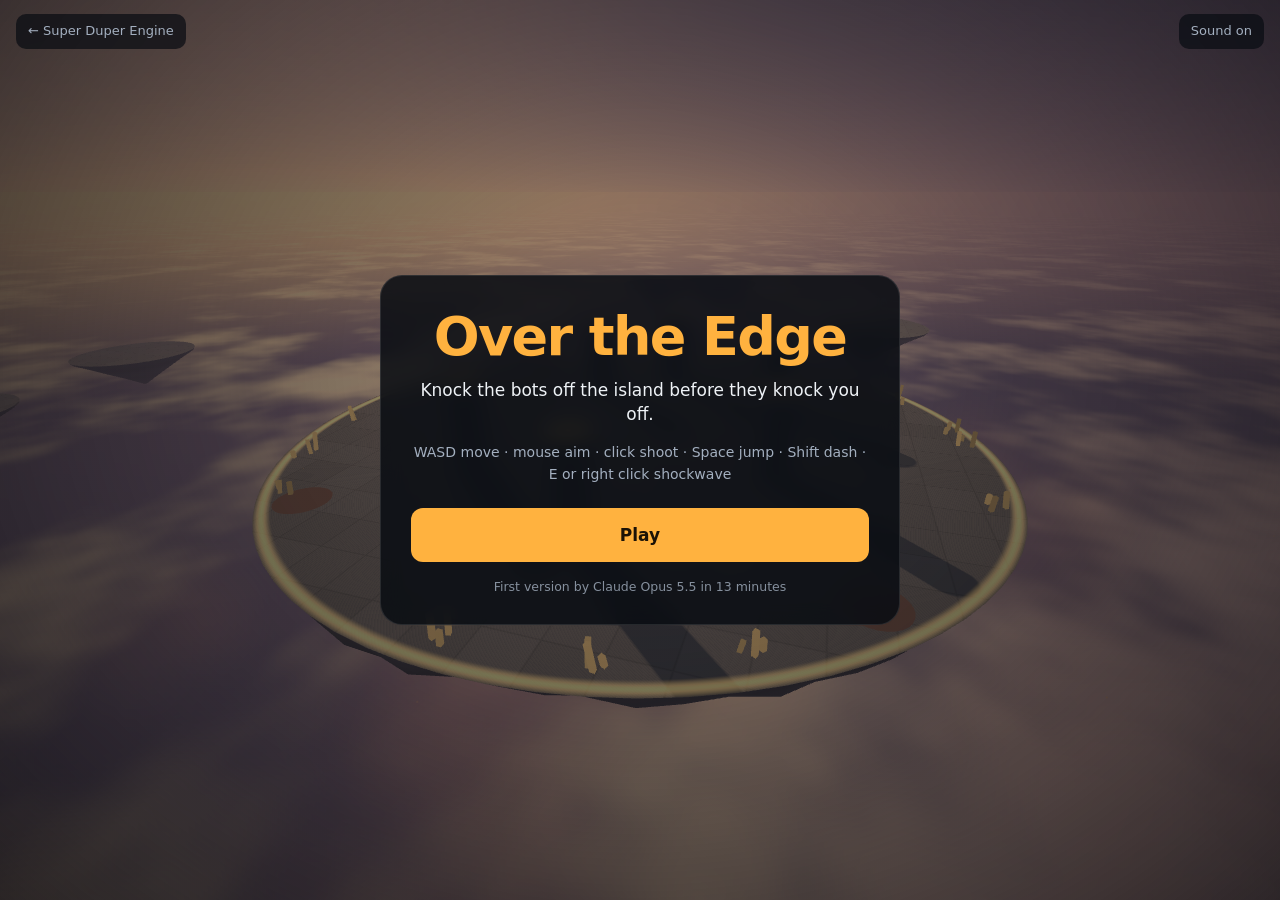
<file: games/edge/index.html>
<!doctype html>
<html lang="en">
<head>
  <meta charset="utf-8">
  <meta name="viewport" content="width=device-width, initial-scale=1, maximum-scale=1, user-scalable=no, viewport-fit=cover">
  <title>Over the Edge · Super Duper Engine</title>
  <meta name="description" content="A small first-person shooter: knock the bots off a floating island before they knock you off.">
  <meta name="theme-color" content="#07090c">
  <link rel="icon" href="/favicon.svg" type="image/svg+xml">
  <link rel="stylesheet" href="style.css">
</head>
<body>
  <canvas id="game"></canvas>

  <div class="hud" id="hud" hidden>
    <div class="hud-top">
      <div class="pill"><span data-t="wave"></span> <b id="hud-wave">1/8</b> <span class="dim" id="hud-left"></span></div>
      <div class="pill score"><b id="hud-score">0</b> <span class="combo" id="hud-combo"></span></div>
    </div>
    <div class="crosshair" aria-hidden="true"></div>
    <div class="hud-bottom">
      <div class="lives" id="hud-lives" aria-label="lives"></div>
      <div class="cools">
        <div class="cool" id="cool-dash"><i></i><kbd data-t="keyDash"></kbd><span data-t="dash"></span></div>
        <div class="cool" id="cool-shock"><i></i><kbd data-t="keyShock"></kbd><span data-t="shock"></span></div>
      </div>
    </div>
    <div class="banner" id="banner" aria-live="polite"></div>
    <div class="hint" id="hint" aria-live="polite"></div>
    <div class="hurt" id="hurt"></div>
  </div>

  <div class="touch" id="touch" hidden>
    <div class="stick" id="stick"><i></i></div>
    <button class="tbtn fire" id="t-fire" type="button" data-t="fire"></button>
    <button class="tbtn jump" id="t-jump" type="button" data-t="jump"></button>
    <button class="tbtn dash" id="t-dash" type="button" data-t="dash"></button>
    <button class="tbtn shock" id="t-shock" type="button" data-t="shock"></button>
  </div>

  <div class="screen" id="screen-title">
    <div class="card">
      <h1 data-t="title"></h1>
      <p class="tag" data-t="tagline"></p>
      <p class="how" id="how"></p>
      <button class="play" id="play" type="button" data-t="play"></button>
      <p class="best" id="best"></p>
      <p class="made" id="made-by"></p>
    </div>
  </div>
  <div class="screen" id="screen-pause" hidden>
    <div class="card">
      <h2 data-t="paused"></h2>
      <button class="play" id="resume" type="button" data-t="resume"></button>
      <button class="ghost" id="restart" type="button" data-t="restart"></button>
      <button class="ghost" id="quit" type="button" data-t="quit"></button>
    </div>
  </div>
  <div class="screen" id="screen-end" hidden>
    <div class="card">
      <h2 id="end-title"></h2>
      <p class="tag" id="end-text"></p>
      <p class="best" id="end-best"></p>
      <div id="board"></div>
      <button class="play" id="again" type="button" data-t="again"></button>
    </div>
  </div>
  <div class="screen" id="screen-nogl" hidden>
    <div class="card"><h2 data-t="title"></h2><p class="tag" data-t="nogl"></p></div>
  </div>

  <a class="back" id="back" href="/en/">&larr; Super Duper Engine</a>
  <button class="mute" id="mute" type="button"></button>

  <script src="/assets/names.js"></script>
  <script src="/assets/scores.js"></script>
  <script src="world.js"></script>
  <script src="render.js"></script>
  <script src="audio.js"></script>
  <script src="main.js"></script>
</body>
</html>
</file>
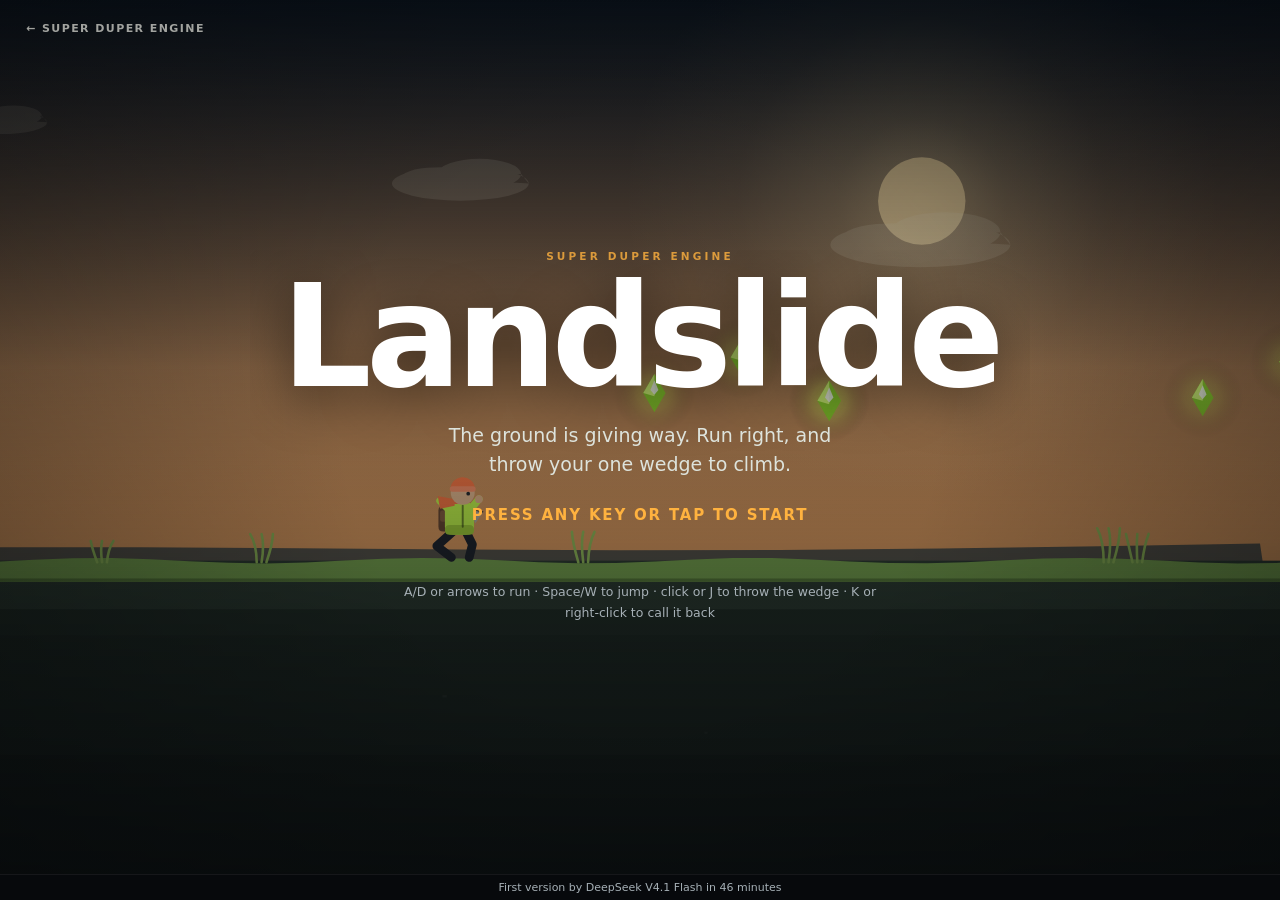
<file: games/ground/index.html>
<!DOCTYPE html>
<html lang="en">
<head>
<meta charset="utf-8">
<meta name="viewport" content="width=device-width, initial-scale=1, viewport-fit=cover">
<meta name="theme-color" content="#07090c">
<title>Landslide — Super Duper Engine</title>
<meta name="description" content="A one-throw platformer: the ground collapses behind you, and your only wedge can become a ledge.">
<link rel="icon" href="data:image/svg+xml,%3Csvg xmlns='http://www.w3.org/2000/svg' viewBox='0 0 32 32'%3E%3Crect width='32' height='32' rx='7' fill='%2307090c'/%3E%3Cpath d='M9 20 L23 12 L19 22 Z' fill='%23ff7a45'/%3E%3Cpath d='M8 23 H24' stroke='%23c8ff4d' stroke-width='3'/%3E%3C/svg%3E">
<link rel="stylesheet" href="style.css">
</head>
<body>
<div class="game" id="game" data-state="title">
  <div class="stage" id="stage">
    <canvas id="game-canvas" role="img" aria-label="Landslide"></canvas>

    <a class="chrome-link" id="back-link" href="/en/">← <span data-i18n="back">Super Duper Engine</span></a>

    <div class="hud" id="hud">
      <div class="hearts" id="hearts" aria-hidden="true">
        <span class="heart"><svg viewBox="0 0 24 24" width="18" height="18"><path d="M12 21C6.5 16.5 2 13.2 2 8.7 2 5.6 4.3 3.5 7 3.5c2 0 3.7 1.1 5 2.9 1.3-1.8 3-2.9 5-2.9 2.7 0 5 2.1 5 5.2 0 4.5-4.5 7.8-10 12.3z"/></svg></span>
        <span class="heart"><svg viewBox="0 0 24 24" width="18" height="18"><path d="M12 21C6.5 16.5 2 13.2 2 8.7 2 5.6 4.3 3.5 7 3.5c2 0 3.7 1.1 5 2.9 1.3-1.8 3-2.9 5-2.9 2.7 0 5 2.1 5 5.2 0 4.5-4.5 7.8-10 12.3z"/></svg></span>
        <span class="heart"><svg viewBox="0 0 24 24" width="18" height="18"><path d="M12 21C6.5 16.5 2 13.2 2 8.7 2 5.6 4.3 3.5 7 3.5c2 0 3.7 1.1 5 2.9 1.3-1.8 3-2.9 5-2.9 2.7 0 5 2.1 5 5.2 0 4.5-4.5 7.8-10 12.3z"/></svg></span>
      </div>
      <div class="stats" aria-hidden="true">
        <span class="pill"><b id="hud-distance">0</b>&nbsp;m</span>
        <span class="pill"><svg class="crystal-ico" viewBox="0 0 16 16" width="12" height="12"><path d="M8 1 L13.5 8 L8 15 L2.5 8 Z"/></svg><b id="hud-crystals">0</b></span>
        <span class="pill"><b id="hud-time">0:00</b></span>
      </div>
      <div class="hud-tools">
        <span class="wedge-chip" id="wedge-chip" aria-hidden="true">
          <svg viewBox="0 0 20 20" width="15" height="15"><path d="M3 15 L16 6 L12 16 Z"/></svg>
          <span data-i18n="wedge">Wedge</span>
        </span>
        <button class="icon-btn" id="mute-btn" type="button" data-i18n-aria="mute">
          <svg class="ico-on" viewBox="0 0 24 24" width="18" height="18"><path d="M4 9v6h4l5 4V5L8 9H4z" fill="currentColor"/><path d="M16 8.5a5 5 0 0 1 0 7M18.6 6a8.5 8.5 0 0 1 0 12" fill="none" stroke="currentColor" stroke-width="1.8" stroke-linecap="round"/></svg>
          <svg class="ico-off" viewBox="0 0 24 24" width="18" height="18"><path d="M4 9v6h4l5 4V5L8 9H4z" fill="currentColor"/><path d="M16.5 9.5l5 5m0-5l-5 5" fill="none" stroke="currentColor" stroke-width="1.9" stroke-linecap="round"/></svg>
        </button>
        <button class="icon-btn" id="pause-btn" type="button" data-i18n-aria="pauseBtn">
          <svg viewBox="0 0 24 24" width="18" height="18"><rect x="6.5" y="5" width="4" height="14" rx="1.2" fill="currentColor"/><rect x="13.5" y="5" width="4" height="14" rx="1.2" fill="currentColor"/></svg>
        </button>
      </div>
    </div>

    <div class="biome-banner" id="biome-banner"></div>
    <div class="toast" id="toast"></div>
    <div class="rotate-hint" data-i18n="rotate"></div>

    <div class="touch-controls" id="touch-controls" aria-hidden="true">
      <div class="touch-left">
        <button class="touch-btn" type="button" data-act="left" data-i18n-aria="left">←</button>
        <button class="touch-btn" type="button" data-act="right" data-i18n-aria="right">→</button>
      </div>
      <div class="touch-right">
        <button class="touch-btn touch-wedge" type="button" data-act="wedge" data-i18n-aria="wedge">
          <svg viewBox="0 0 20 20" width="20" height="20"><path d="M3 15 L16 6 L12 16 Z" fill="currentColor"/></svg>
        </button>
        <button class="touch-btn touch-jump" type="button" data-act="jump" data-i18n-aria="jump">↑</button>
      </div>
    </div>

    <section class="overlay title-screen" id="title-screen" aria-labelledby="title-heading">
      <div class="overlay-inner">
        <p class="eyebrow">Super Duper Engine</p>
        <h1 id="title-heading" class="title" data-i18n="title">Landslide</h1>
        <p class="tagline" data-i18n="tagline"></p>
        <p class="start-prompt" id="start-prompt" data-i18n="start"></p>
        <p class="title-best" id="title-best"></p>
        <p class="title-controls" id="title-controls"></p>
      </div>
    </section>

    <section class="overlay pause-screen" id="pause-screen" hidden aria-labelledby="pause-heading">
      <div class="overlay-inner">
        <h2 id="pause-heading" data-i18n="paused">Paused</h2>
        <div class="overlay-actions">
          <button class="btn primary" id="resume-btn" type="button" data-i18n="resume">Resume</button>
          <button class="btn ghost" id="pause-mute-btn" type="button">
            <span id="pause-mute-state">Mute sound</span>
          </button>
        </div>
        <p class="title-controls" id="pause-controls"></p>
      </div>
    </section>

    <section class="overlay result-screen" id="over-screen" hidden aria-labelledby="over-heading">
      <div class="overlay-inner">
        <p class="eyebrow result-eyebrow" id="over-eyebrow"></p>
        <h2 id="over-heading">The collapse caught you</h2>
        <p class="sub" data-i18n="overSub"></p>
        <dl class="results" data-res-list>
          <div><dt data-i18n="statsDistance">Distance</dt><dd data-res="distance">0</dd></div>
          <div><dt data-i18n="statsCrystals">Crystals</dt><dd data-res="crystals">0</dd></div>
          <div><dt data-i18n="statsTime">Time</dt><dd data-res="time">0:00</dd></div>
        </dl>
        <p class="score-line"><span data-i18n="score">Score</span> <b data-res="score">0</b></p>
        <p class="best-line" data-res="best"></p>
        <div class="board" id="over-board"></div>
        <button class="btn primary" id="again-btn" type="button" data-i18n="playAgain">Play again</button>
      </div>
    </section>

    <section class="overlay result-screen" id="finish-screen" hidden aria-labelledby="finish-heading">
      <div class="overlay-inner">
        <p class="eyebrow result-eyebrow" id="finish-eyebrow"></p>
        <h2 id="finish-heading" data-i18n="finishTitle">You reached the valley</h2>
        <p class="sub" data-i18n="finishSub"></p>
        <dl class="results" data-res-list>
          <div><dt data-i18n="statsDistance">Distance</dt><dd data-res="distance">0</dd></div>
          <div><dt data-i18n="statsCrystals">Crystals</dt><dd data-res="crystals">0</dd></div>
          <div><dt data-i18n="statsHearts">Hearts left</dt><dd data-res="hearts">3</dd></div>
          <div><dt data-i18n="statsTime">Time</dt><dd data-res="time">0:00</dd></div>
        </dl>
        <p class="score-line"><span data-i18n="score">Score</span> <b data-res="score">0</b></p>
        <p class="best-line" data-res="best"></p>
        <div class="board" id="finish-board"></div>
        <button class="btn primary" id="finish-again-btn" type="button" data-i18n="playAgain">Play again</button>
      </div>
    </section>
  </div>
  <p id="made-by"></p>
  <script>
    // Production note, filled by the architect: the agent's working time from the brief to this build.
    (function () {
      var q = new URLSearchParams(location.search).get("lang");
      var ru = q ? q === "ru" : /^(ru|be|kk)/i.test(navigator.language || "");
      document.getElementById("made-by").textContent = ru ? "Первую версию сделал DeepSeek V4.1 Flash за 46 мин" : "First version by DeepSeek V4.1 Flash in 46 minutes";
    })();
  </script>
</div>
<script src="/assets/names.js"></script>
<script src="/assets/scores.js"></script>
<script type="module" src="js/game.js"></script>
</body>
</html>
</file>
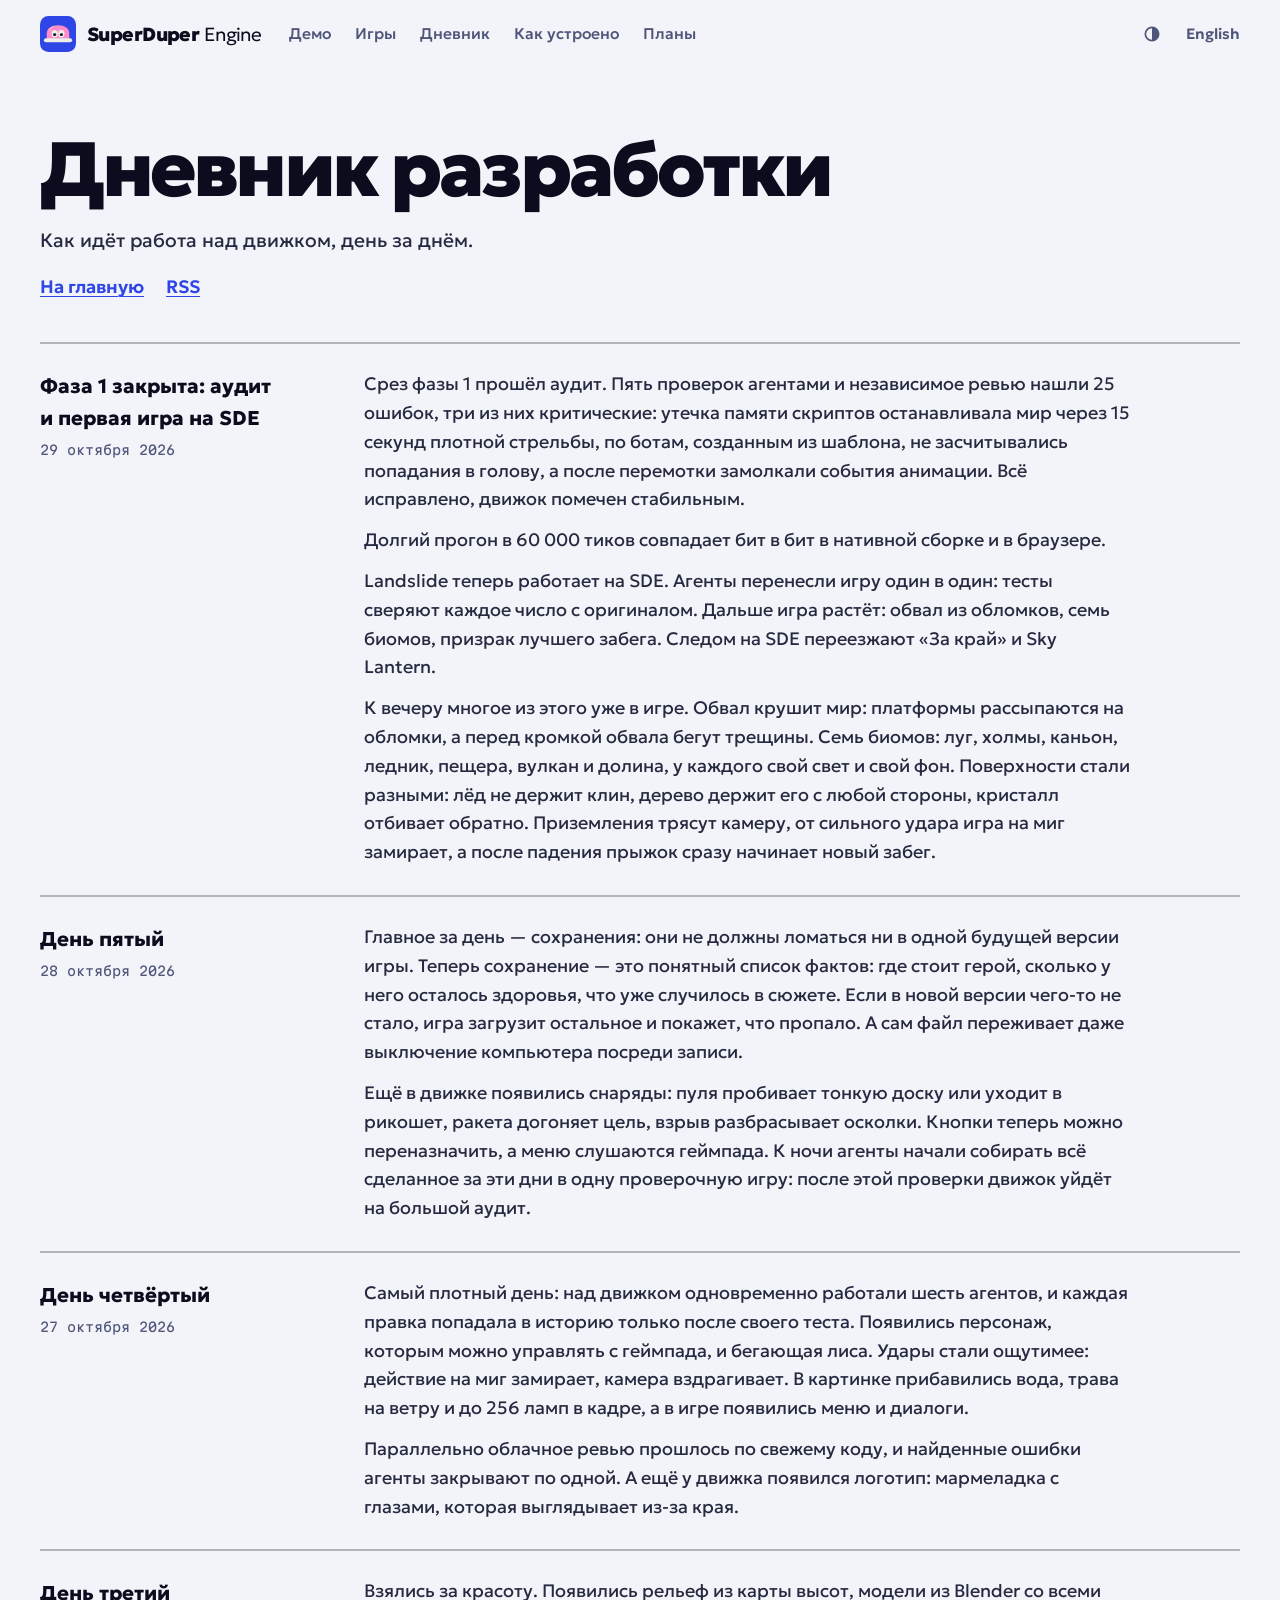
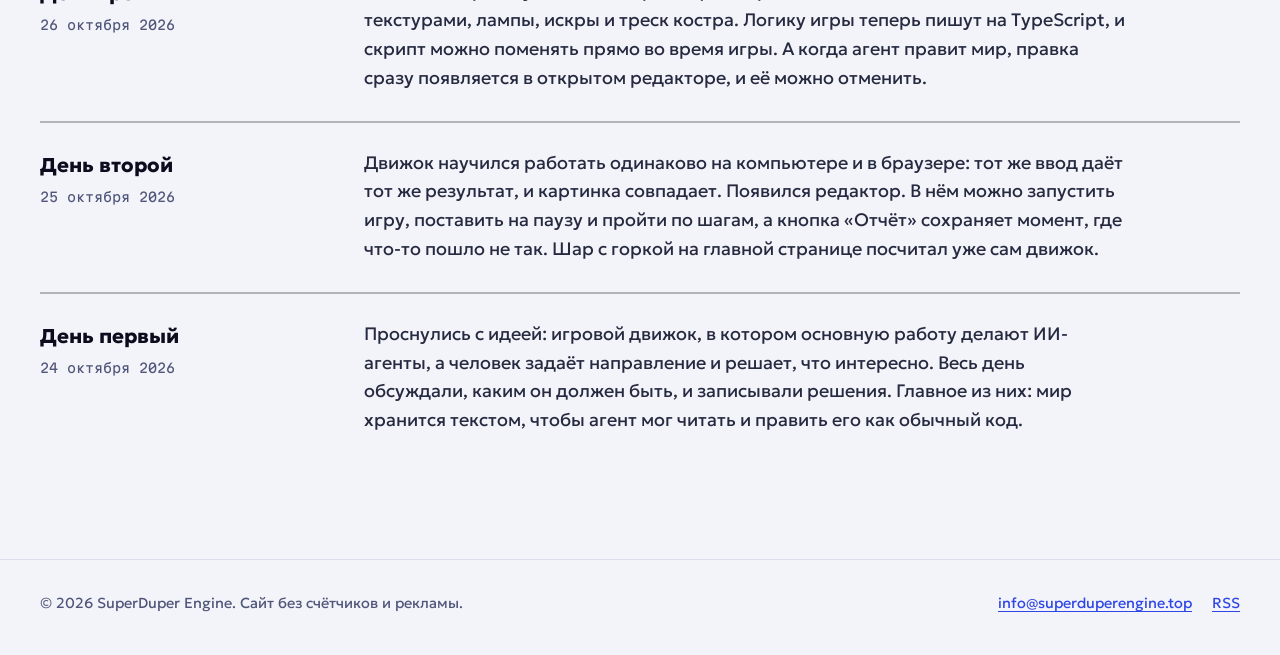
<file: ru/devlog/index.html>
<!doctype html>
<html lang="ru">
<head>
<meta charset="utf-8">
<meta name="viewport" content="width=device-width, initial-scale=1, viewport-fit=cover">
<title>Дневник разработки. SuperDuper Engine</title>
<meta name="description" content="Как идёт работа над движком, день за днём.">
<link rel="canonical" href="https://superduperengine.top/ru/devlog/">
<link rel="alternate" hreflang="ru" href="https://superduperengine.top/ru/devlog/">
<link rel="alternate" hreflang="en" href="https://superduperengine.top/en/devlog/">
<link rel="alternate" hreflang="x-default" href="https://superduperengine.top/en/devlog/">
<link rel="alternate" type="application/rss+xml" title="SuperDuper Engine: дневник разработки" href="../feed.xml">
<meta property="og:type" content="website">
<meta property="og:title" content="Дневник разработки. SuperDuper Engine">
<meta property="og:description" content="Как идёт работа над движком, день за днём.">
<meta property="og:url" content="https://superduperengine.top/ru/devlog/">
<meta property="og:image" content="https://superduperengine.top/assets/brand/og-ru.png">
<meta property="og:image:width" content="1200">
<meta property="og:image:height" content="630">
<meta name="twitter:card" content="summary_large_image">
<meta name="theme-color" content="#0B0D1E" media="(prefers-color-scheme: dark)">
<meta name="theme-color" content="#F3F4F9" media="(prefers-color-scheme: light)">
<link rel="icon" href="../../favicon.svg" type="image/svg+xml">
<link rel="icon" href="../../assets/brand/icon-32.png" sizes="32x32" type="image/png">
<link rel="apple-touch-icon" href="../../assets/brand/apple-touch-icon.png">
<script>
  // The theme chosen by hand wins over the system's; set before the first paint.
  (function () { try { var t = localStorage.getItem("sde.theme"); if (t === "dark" || t === "light") document.documentElement.setAttribute("data-theme", t); } catch (e) {} })();
</script>
<link rel="preload" href="../../assets/fonts/geologica-cyrillic.woff2" as="font" type="font/woff2" crossorigin>
<link rel="stylesheet" href="../../assets/fonts/fonts.css">
<link rel="stylesheet" href="../../assets/sde.css">
</head>
<body>
<a class="skip" href="#main">К содержимому</a>
<header class="bar">
  <div class="bar-in">
    <a class="brand" href="../" aria-label="SuperDuper Engine"><svg class="brand-mark" viewBox="0 0 256 256" aria-hidden="true" xmlns="http://www.w3.org/2000/svg"><rect width="256" height="256" rx="60" fill="#2E46E6"/><path d="M48 162V122C48 88 82 66 128 66C174 66 208 88 208 122V162Z" fill="#FF8CC8"/><path d="M70 106C72 92 84 81 99 77" fill="none" stroke="#F0EEE9" stroke-width="8" stroke-linecap="round" opacity=".55"/><ellipse cx="104" cy="126" rx="22" ry="26" fill="#F0EEE9"/><g class="pupil" data-cx="104" data-cy="126" transform="translate(0 5)"><circle cx="104" cy="126" r="11" fill="#0B0D1E"/><circle cx="101" cy="122" r="3.5" fill="#F0EEE9"/></g><ellipse cx="152" cy="126" rx="22" ry="26" fill="#F0EEE9"/><g class="pupil" data-cx="152" data-cy="126" transform="translate(0 5)"><circle cx="152" cy="126" r="11" fill="#0B0D1E"/><circle cx="149" cy="122" r="3.5" fill="#F0EEE9"/></g><rect x="28" y="158" width="200" height="28" rx="14" fill="#F0EEE9"/></svg><span class="wordmark"><b>SuperDuper</b> Engine</span></a>
    <nav class="nav" aria-label="Разделы">
      <a href="../#demo">Демо</a><a href="../#games">Игры</a><a href="./">Дневник</a><a href="../#how">Как устроено</a><a href="../#plan">Планы</a>
    </nav>
    <div class="bar-tools">
      <button class="theme-btn" type="button" data-theme-toggle data-label-system="Тема как в системе" data-label-dark="Тёмная тема" data-label-light="Светлая тема" aria-label="Тема как в системе" title="Тема как в системе">
        <span class="ti ti-system"><svg viewBox="0 0 24 24" aria-hidden="true"><circle cx="12" cy="12" r="8" fill="none" stroke="currentColor" stroke-width="2"/><path d="M12 4a8 8 0 0 1 0 16Z" fill="currentColor"/></svg></span><span class="ti ti-dark"><svg viewBox="0 0 24 24" aria-hidden="true"><path d="M20 14.5A8 8 0 1 1 9.5 4a6.5 6.5 0 0 0 10.5 10.5Z" fill="currentColor"/></svg></span><span class="ti ti-light"><svg viewBox="0 0 24 24" aria-hidden="true"><circle cx="12" cy="12" r="4.5" fill="currentColor"/><path d="M12 2v3M12 19v3M2 12h3M19 12h3M4.9 4.9l2.1 2.1M17 17l2.1 2.1M4.9 19.1 7 17M17 7l2.1-2.1" stroke="currentColor" stroke-width="2" stroke-linecap="round"/></svg></span>
      </button>
      <a class="lang" href="../../en/devlog/" data-lang="en" hreflang="en" lang="en">English</a>
    </div>
  </div>
</header>
<main id="main" class="devlog">
  <div class="devlog-head"><h1>Дневник разработки</h1><p class="lead">Как идёт работа над движком, день за днём.</p><p class="sec-links"><a href="../">На главную</a><a href="../feed.xml">RSS</a></p></div>
  <section class="day" id="2026-10-29-phase-1-is-closed-the-audit-and-the-first-game-o"><h2>Фаза 1 закрыта: аудит и первая игра на SDE<time datetime="2026-10-29">29 октября 2026</time></h2><div class="entry"><p>Срез фазы 1 прошёл аудит. Пять проверок агентами и независимое ревью нашли 25 ошибок, три из них критические: утечка памяти скриптов останавливала мир через 15 секунд плотной стрельбы, по ботам, созданным из шаблона, не засчитывались попадания в голову, а после перемотки замолкали события анимации. Всё исправлено, движок помечен стабильным.</p><p>Долгий прогон в 60 000 тиков совпадает бит в бит в нативной сборке и в браузере.</p><p>Landslide теперь работает на SDE. Агенты перенесли игру один в один: тесты сверяют каждое число с оригиналом. Дальше игра растёт: обвал из обломков, семь биомов, призрак лучшего забега. Следом на SDE переезжают «За край» и Sky Lantern.</p><p>К вечеру многое из этого уже в игре. Обвал крушит мир: платформы рассыпаются на обломки, а перед кромкой обвала бегут трещины. Семь биомов: луг, холмы, каньон, ледник, пещера, вулкан и долина, у каждого свой свет и свой фон. Поверхности стали разными: лёд не держит клин, дерево держит его с любой стороны, кристалл отбивает обратно. Приземления трясут камеру, от сильного удара игра на миг замирает, а после падения прыжок сразу начинает новый забег.</p></div></section><section class="day" id="2026-10-28-day-five"><h2>День пятый<time datetime="2026-10-28">28 октября 2026</time></h2><div class="entry"><p>Главное за день — сохранения: они не должны ломаться ни в одной будущей версии игры. Теперь сохранение — это понятный список фактов: где стоит герой, сколько у него осталось здоровья, что уже случилось в сюжете. Если в новой версии чего-то не стало, игра загрузит остальное и покажет, что пропало. А сам файл переживает даже выключение компьютера посреди записи.</p><p>Ещё в движке появились снаряды: пуля пробивает тонкую доску или уходит в рикошет, ракета догоняет цель, взрыв разбрасывает осколки. Кнопки теперь можно переназначить, а меню слушаются геймпада. К ночи агенты начали собирать всё сделанное за эти дни в одну проверочную игру: после этой проверки движок уйдёт на большой аудит.</p></div></section><section class="day" id="2026-10-27-day-four"><h2>День четвёртый<time datetime="2026-10-27">27 октября 2026</time></h2><div class="entry"><p>Самый плотный день: над движком одновременно работали шесть агентов, и каждая правка попадала в историю только после своего теста. Появились персонаж, которым можно управлять с геймпада, и бегающая лиса. Удары стали ощутимее: действие на миг замирает, камера вздрагивает. В картинке прибавились вода, трава на ветру и до 256 ламп в кадре, а в игре появились меню и диалоги.</p><p>Параллельно облачное ревью прошлось по свежему коду, и найденные ошибки агенты закрывают по одной. А ещё у движка появился логотип: мармеладка с глазами, которая выглядывает из-за края.</p></div></section><section class="day" id="2026-10-26-day-three"><h2>День третий<time datetime="2026-10-26">26 октября 2026</time></h2><div class="entry"><p>Взялись за красоту. Появились рельеф из карты высот, модели из Blender со всеми текстурами, лампы, искры и треск костра. Логику игры теперь пишут на TypeScript, и скрипт можно поменять прямо во время игры. А когда агент правит мир, правка сразу появляется в открытом редакторе, и её можно отменить.</p></div></section><section class="day" id="2026-10-25-day-two"><h2>День второй<time datetime="2026-10-25">25 октября 2026</time></h2><div class="entry"><p>Движок научился работать одинаково на компьютере и в браузере: тот же ввод даёт тот же результат, и картинка совпадает. Появился редактор. В нём можно запустить игру, поставить на паузу и пройти по шагам, а кнопка «Отчёт» сохраняет момент, где что-то пошло не так. Шар с горкой на главной странице посчитал уже сам движок.</p></div></section><section class="day" id="2026-10-24-day-one"><h2>День первый<time datetime="2026-10-24">24 октября 2026</time></h2><div class="entry"><p>Проснулись с идеей: игровой движок, в котором основную работу делают ИИ-агенты, а человек задаёт направление и решает, что интересно. Весь день обсуждали, каким он должен быть, и записывали решения. Главное из них: мир хранится текстом, чтобы агент мог читать и править его как обычный код.</p></div></section>
</main>
<footer class="foot">
  <div class="foot-in">
    <p>© 2026 SuperDuper Engine. Сайт без счётчиков и рекламы.</p>
    <p><a href="mailto:info@superduperengine.top">info@superduperengine.top</a> <a href="../feed.xml">RSS</a></p>
  </div>
</footer>
<script src="../../assets/sde.js" defer></script>
</body>
</html>
</file>
<file: assets/fonts/fonts.css>
/* Self-hosted fonts (SIL Open Font License): Geologica by Monokrom, Martian Mono by Evil Martians.
   Latin, Latin Extended and Cyrillic subsets of the variable files, fetched from Google Fonts. */
@font-face {
  font-family: "Geologica";
  font-style: normal;
  font-weight: 300 900;
  font-display: swap;
  src: url("geologica-cyrillic.woff2") format("woff2");
  unicode-range: U+0301, U+0400-045F, U+0490-0491, U+04B0-04B1, U+2116;
}

@font-face {
  font-family: "Geologica";
  font-style: normal;
  font-weight: 300 900;
  font-display: swap;
  src: url("geologica-latin-ext.woff2") format("woff2");
  unicode-range: U+0100-02BA, U+02BD-02C5, U+02C7-02CC, U+02CE-02D7, U+02DD-02FF, U+0304, U+0308, U+0329, U+1D00-1DBF, U+1E00-1E9F, U+1EF2-1EFF, U+2020, U+20A0-20AB, U+20AD-20C4, U+2113, U+2C60-2C7F, U+A720-A7FF;
}

@font-face {
  font-family: "Geologica";
  font-style: normal;
  font-weight: 300 900;
  font-display: swap;
  src: url("geologica-latin.woff2") format("woff2");
  unicode-range: U+0000-00FF, U+0131, U+0152-0153, U+02BB-02BC, U+02C6, U+02DA, U+02DC, U+0304, U+0308, U+0329, U+2000-206F, U+20AC, U+2122, U+2191, U+2193, U+2212, U+2215, U+FEFF, U+FFFD;
}

@font-face {
  font-family: "Martian Mono";
  font-style: normal;
  font-weight: 400 700;
  font-display: swap;
  src: url("martian-mono-cyrillic.woff2") format("woff2");
  unicode-range: U+0301, U+0400-045F, U+0490-0491, U+04B0-04B1, U+2116;
}

@font-face {
  font-family: "Martian Mono";
  font-style: normal;
  font-weight: 400 700;
  font-display: swap;
  src: url("martian-mono-latin-ext.woff2") format("woff2");
  unicode-range: U+0100-02BA, U+02BD-02C5, U+02C7-02CC, U+02CE-02D7, U+02DD-02FF, U+0304, U+0308, U+0329, U+1D00-1DBF, U+1E00-1E9F, U+1EF2-1EFF, U+2020, U+20A0-20AB, U+20AD-20C4, U+2113, U+2C60-2C7F, U+A720-A7FF;
}

@font-face {
  font-family: "Martian Mono";
  font-style: normal;
  font-weight: 400 700;
  font-display: swap;
  src: url("martian-mono-latin.woff2") format("woff2");
  unicode-range: U+0000-00FF, U+0131, U+0152-0153, U+02BB-02BC, U+02C6, U+02DA, U+02DC, U+0304, U+0308, U+0329, U+2000-206F, U+20AC, U+2122, U+2191, U+2193, U+2212, U+2215, U+FEFF, U+FFFD;
}
</file>
<file: assets/sde.css>
/* superduperengine.top. Dark first; the light theme follows the system or the toggle (html[data-theme]).
   Big areas stay dark or cool white; lapis and pink cover a few percent of the screen. */
:root {
  --bg: #0B0D1E; --surface: #12152A; --surface-2: #181C36; --fg: #F0EEE9; --text: #D5D7E3; --muted: #9CA2BD;
  --line: rgba(240, 238, 233, .10); --line-strong: rgba(240, 238, 233, .28); --link: #8EA0FF;
  --lapis: #2E46E6; --pop: #FF8CC8; --pop-ink: #0B0D1E; --pop-shadow: #B4497F; --pop-text: #FF8CC8; --signal: #FF4D5E;
  --code-bg: #0F1226; --code-text: #D5D7E3; --code-dim: #7D84A6;
  --f-display: "Geologica", "Segoe UI", system-ui, -apple-system, Roboto, Arial, sans-serif;
  --f-body: "Geologica", "Segoe UI", system-ui, -apple-system, Roboto, Arial, sans-serif;
  --f-mono: "Martian Mono", ui-monospace, "Cascadia Mono", Consolas, monospace;
  --wrap: 1240px; --gut: max(20px, env(safe-area-inset-left, 0px));
  color-scheme: dark;
}
@media (prefers-color-scheme: light) {
  :root:not([data-theme="dark"]) {
    --bg: #F3F4F9; --surface: #FFFFFF; --surface-2: #E9ECF6; --fg: #0B0D1E; --text: #262A40; --muted: #50567A;
    --line: #DADDEA; --line-strong: rgba(11, 13, 30, .28); --link: #2E46E6; --pop-shadow: #D0609A; --pop-text: #C2407F; color-scheme: light;
  }
}
:root[data-theme="light"] {
  --bg: #F3F4F9; --surface: #FFFFFF; --surface-2: #E9ECF6; --fg: #0B0D1E; --text: #262A40; --muted: #50567A;
  --line: #DADDEA; --line-strong: rgba(11, 13, 30, .28); --link: #2E46E6; --pop-shadow: #D0609A; --pop-text: #C2407F; color-scheme: light;
}

*, *::before, *::after { box-sizing: border-box; }
html { -webkit-text-size-adjust: 100%; scroll-padding-top: 84px; }
body { margin: 0; background: var(--bg); color: var(--text); font: 400 18px/1.6 var(--f-body); font-optical-sizing: auto; }
::selection { background: var(--pop); color: var(--pop-ink); }
h1, h2, h3 { color: var(--fg); font-family: var(--f-display); margin: 0; text-wrap: balance; }
p, ol, ul, dl, dd, figure { margin: 0; }
ol, ul { padding: 0; list-style: none; }
img, canvas, svg { display: block; max-width: 100%; }
[hidden] { display: none !important; }
a { color: var(--link); text-decoration-thickness: 1px; text-underline-offset: 3px; }
a:hover { text-decoration-thickness: 2px; }
:focus-visible { outline: 3px solid var(--link); outline-offset: 3px; border-radius: 4px; }
.skip { position: absolute; left: 12px; top: -60px; z-index: 50; background: var(--pop); color: var(--pop-ink); padding: 10px 14px; border-radius: 8px; font-weight: 650; }
.skip:focus { top: 12px; }

/* Layout frame */
.bar-in, main > section, .foot-in, .devlog > * { width: 100%; max-width: var(--wrap); margin-inline: auto; padding-inline: var(--gut); }
main > section { padding-block: 104px; }
.sec-head { display: grid; grid-template-columns: minmax(0, 5fr) minmax(0, 6fr); gap: 32px; align-items: end; margin-bottom: 48px; }
.sec-head h2 { font-size: clamp(32px, 4.4vw, 60px); font-weight: 800; letter-spacing: -.035em; line-height: 1; }
.sec-head p { color: var(--muted); max-width: 60ch; }
.sec-links { display: flex; gap: 22px; justify-content: flex-end; font-weight: 600; }

/* Header */
.bar { position: sticky; top: env(safe-area-inset-top, 0px); z-index: 20; background: var(--bg); border-bottom: 1px solid transparent; transition: border-color .2s; }
body::before { content: ""; position: fixed; inset: 0 0 auto; height: env(safe-area-inset-top, 0px); z-index: 21; background: var(--bg); }
.bar.scrolled { border-bottom-color: var(--line); }
.bar-in { display: flex; align-items: center; gap: 28px; min-height: 68px; }
.brand { display: flex; align-items: center; gap: 11px; color: var(--fg); text-decoration: none; flex: none; }
.brand-mark { width: 36px; height: 36px; }
.wordmark { font-family: var(--f-display); font-size: 19px; letter-spacing: -.03em; font-weight: 300; white-space: nowrap; }
.wordmark b { font-weight: 850; }
.nav { display: flex; gap: 24px; flex: 1; min-width: 0; font-size: 15.5px; }
.nav a { color: var(--muted); text-decoration: none; font-weight: 500; white-space: nowrap; }
.nav a:hover { color: var(--fg); }
.bar-tools { display: flex; align-items: center; gap: 14px; }
.theme-btn { width: 40px; height: 40px; border-radius: 10px; border: 0; background: transparent; color: var(--muted); display: grid; place-items: center; cursor: pointer; }
.theme-btn:hover { color: var(--fg); background: var(--surface); }
.theme-btn svg { width: 20px; height: 20px; }
.theme-btn .ti { display: none; }
.theme-btn[data-mode="system"] .ti-system, .theme-btn[data-mode="dark"] .ti-dark, .theme-btn[data-mode="light"] .ti-light { display: block; }
.theme-btn:not([data-mode]) .ti-system { display: block; }
.lang { color: var(--muted); font-size: 15px; font-weight: 600; text-decoration: none; }
.lang:hover { color: var(--fg); }

/* Buttons */
.btn { display: inline-flex; align-items: center; justify-content: center; gap: 8px; min-height: 50px; padding: 0 24px; border-radius: 12px; font: 650 16.5px/1 var(--f-body); text-decoration: none; cursor: pointer; border: 0; white-space: nowrap; }
.btn-play { background: var(--pop); color: var(--pop-ink); box-shadow: 0 4px 0 var(--pop-shadow); transition: transform .08s, box-shadow .08s; }
.btn-play:hover { transform: translateY(-1px); box-shadow: 0 5px 0 var(--pop-shadow); }
.btn-play:active { transform: translateY(3px); box-shadow: 0 1px 0 var(--pop-shadow); }
.btn-quiet { background: transparent; color: var(--fg); box-shadow: inset 0 0 0 2px var(--line-strong); }
.btn-quiet:hover { box-shadow: inset 0 0 0 2px var(--fg); }
.btn-small { min-height: 40px; padding: 0 16px; font-size: 14.5px; }

/* Hero: the statement across the page, then the copy beside the engine's recording */
.hero { display: grid; grid-template-columns: minmax(0, 4fr) minmax(0, 8fr); column-gap: 56px; align-items: end; padding-block: 56px 96px !important; }
.hero h1 { grid-column: 1 / -1; font-size: clamp(40px, 5.3vw, 80px); font-weight: 850; letter-spacing: -.045em; line-height: .98; max-width: 21ch; }
.hero h1 .h1-brand { display: block; color: var(--pop-text); }
.hero-copy { display: contents; }
.hero-copy > .side { grid-column: 1; grid-row: 2; align-self: center; }
.lead { font-size: clamp(18px, 1.5vw, 20px); color: var(--text); max-width: 44ch; }
.lead + .lead { margin-top: 14px; }
.actions { display: flex; flex-wrap: wrap; gap: 12px; margin-top: 32px; }
.build { margin-top: 28px; font-family: var(--f-mono); font-size: 12.5px; color: var(--muted); }
.hero .demo { grid-column: 2; grid-row: 2; margin-top: 8px; }
.demo { position: relative; padding-top: 54px; }
.peek-wrap { position: absolute; top: 0; right: 9%; width: 232px; z-index: 0; }
.peek { width: 100%; height: auto; }
.demo-window { position: relative; z-index: 1; background: var(--surface); border-radius: 16px; box-shadow: 0 0 0 1px var(--line); overflow: hidden; }
.demo-top { display: flex; align-items: center; gap: 14px; padding: 12px 16px; border-bottom: 1px solid var(--line); }
.demo-title { font-weight: 700; color: var(--fg); }
.demo-tick { font-family: var(--f-mono); font-size: 12.5px; color: var(--muted); font-variant-numeric: tabular-nums; flex: 1; }
.demo-pause { border: 0; background: transparent; color: var(--link); font: 600 14px var(--f-body); cursor: pointer; padding: 6px 8px; border-radius: 8px; }
.demo-pause:hover { background: var(--surface-2); }
.demo-stage { position: relative; aspect-ratio: 16 / 9; background: var(--surface-2); }
.demo-canvas { width: 100%; height: 100%; }
.demo-nogl { position: absolute; inset: 0; display: grid; place-items: center; padding: 24px; text-align: center; color: var(--muted); }
.demo-start { position: absolute; left: 50%; top: 50%; transform: translate(-50%, -50%); }
.demo-caption { padding: 14px 16px 6px; min-height: 76px; display: grid; gap: 4px; }
.demo-run { color: var(--fg); font-weight: 600; }
.demo-change { font-family: var(--f-mono); font-size: 13px; color: var(--pop); min-height: 1.4em; }
/* Demo tabs: folder tabs on the window's top edge. The active one joins the window (it covers the border under it);
   the others sit tucked behind it. */
.demo-tabs { position: relative; display: flex; gap: 6px; padding-inline: 18px; margin-bottom: -1px; }
.demo-tabs button { position: relative; z-index: 0; height: 42px; padding: 0 18px; border: 0; border-radius: 12px 12px 0 0; overflow: hidden; cursor: pointer;
  background: color-mix(in srgb, var(--surface) 55%, var(--bg)); color: var(--muted); font: 650 15px var(--f-body);
  box-shadow: inset 1px 0 0 var(--line), inset -1px 0 0 var(--line), inset 0 1px 0 var(--line);
  transform: translateY(7px); transition: transform .18s ease, color .18s ease, background .18s ease; }
.demo-tabs button:hover { color: var(--fg); transform: translateY(2px); }
.demo-tabs button[aria-selected="true"] { z-index: 2; background: var(--surface); color: var(--fg); transform: none; }
.demo-tabs button[aria-selected="true"]::before { content: ""; position: absolute; left: 0; top: 0; width: 100%; height: 3px; background: var(--pop);
  transform-origin: left; transform: scaleX(var(--p, 0)); }
.demo-tabs.hello button:not([aria-selected="true"]) { animation: tab-hello .6s ease 1.2s 2; }
.demo-tabs.hello button:nth-child(3) { animation-delay: 1.35s; }
@keyframes tab-hello { 50% { transform: translateY(-2px); color: var(--fg); } }
.demo-note { margin-top: 14px; font-size: 14.5px; color: var(--muted); max-width: 62ch; }

/* Latest: the newest devlog day */
.latest-day { display: grid; grid-template-columns: minmax(0, 3fr) minmax(0, 9fr); gap: 10px 32px; padding-top: 24px; border-top: 2px solid var(--line-strong); }
.latest-day h3 { font-size: clamp(22px, 2vw, 28px); font-weight: 800; letter-spacing: -.02em; }
.latest-day h3 a { color: var(--fg); text-decoration: none; }
.latest-day h3 a:hover { text-decoration: underline; }
.latest-day time, .day h2 time { display: block; margin-top: 6px; font-family: var(--f-mono); font-size: 13px; font-weight: 400; letter-spacing: 0; color: var(--muted); }
.latest-text { display: grid; gap: 12px; max-width: 64ch; font-size: 18px; color: var(--text); }

/* Games: a band of their own */
.games { position: relative; }
.games::before { content: ""; position: absolute; inset: 0 calc(50% - 50vw); background: var(--surface); z-index: -1; }
.game { display: grid; gap: 0; background: var(--bg); border-radius: 16px; overflow: hidden; }
.game-main { grid-template-columns: minmax(0, 7fr) minmax(0, 5fr); margin-bottom: 24px; }
.game-row { display: grid; grid-template-columns: repeat(2, minmax(0, 1fr)); gap: 24px; }
.game-shot img { width: 100%; height: 100%; object-fit: cover; aspect-ratio: 16 / 9; }
.game-main .game-shot img { aspect-ratio: auto; min-height: 100%; }
.game-body { padding: 26px 28px 30px; display: grid; gap: 14px; align-content: start; }
.game-kind { font-size: 14px; color: var(--muted); }
.game-made { display: inline-block; margin-left: 8px; padding: 1px 8px; border-radius: 999px; background: rgba(46, 70, 230, .18); color: var(--link); font-size: 12px; font-weight: 600; letter-spacing: .02em; vertical-align: 1px; }
.game h3 { font-size: clamp(26px, 2.6vw, 36px); font-weight: 800; letter-spacing: -.03em; line-height: 1.05; }
.game-desc { color: var(--text); }
.game-how { font-size: 15.5px; color: var(--muted); }
.game-how b { color: var(--text); font-weight: 600; }
.facts { display: grid; grid-template-columns: max-content minmax(0, 1fr); gap: 6px 18px; font-size: 15px; margin-block: 4px 8px; }
.facts > div { display: contents; }
.facts dt { color: var(--muted); }
.facts dd { color: var(--fg); font-variant-numeric: tabular-nums; }
.facts .record dd { font-family: var(--f-mono); font-size: 14px; }
.facts .record[hidden] { display: none; }
.game .btn { justify-self: start; }

/* How */
.points { display: grid; grid-template-columns: repeat(2, minmax(0, 1fr)); gap: 32px 28px; }
.point h3 { font-size: 21px; font-weight: 750; letter-spacing: -.015em; margin-bottom: 8px; }
.point p { font-size: 16px; color: var(--muted); }

/* Roadmap */
.progress { display: grid; grid-template-columns: minmax(0, 1fr) auto; gap: 20px; align-items: start; margin-bottom: 40px; }
.progress-bar { height: 18px; border-radius: 4px; background: var(--surface-2); overflow: hidden; position: relative; }
.progress-bar span { position: absolute; inset: 0 auto 0 0; background: var(--lapis); }
.progress-bar::after { content: ""; position: absolute; inset: 0; background: repeating-linear-gradient(90deg, transparent 0 calc(10% - 2px), var(--bg) calc(10% - 2px) 10%); opacity: .55; }
.progress p { font-family: var(--f-mono); font-size: 14px; color: var(--fg); font-variant-numeric: tabular-nums; }
/* Phase 1 timeline under the bar: its two dates sit on tick marks, the end one is the checkpoint. */
.progress-main { display: grid; gap: 18px; }
.phase { position: relative; min-height: 46px; }
.phase-track { position: absolute; left: 0; right: 0; top: 0; height: 2px; background: var(--line-strong); }
.phase-tick { position: absolute; top: -7px; display: grid; gap: 8px; font: 400 13px/1.2 var(--f-mono); color: var(--muted); outline: none; }
.phase-start { left: 0; justify-items: start; }
.phase-end { right: 0; justify-items: end; }
.phase-dot { display: block; width: 16px; height: 16px; border-radius: 50%; background: var(--lapis); box-shadow: 0 0 0 4px var(--bg); }
.phase-start .phase-dot { margin-left: -8px; }
.phase-end .phase-dot { margin-right: -8px; background: var(--pop); }
.phase-tick time { padding-top: 2px; font-variant-numeric: tabular-nums; }
.phase-tick:focus-visible time { color: var(--fg); }
.phase-tip { position: absolute; bottom: calc(100% + 14px); width: max-content; max-width: 24ch; padding: 7px 11px; border: 1px solid var(--line); border-radius: 8px; background: var(--surface-2); color: var(--fg); font: 500 13px/1.35 var(--f-body); text-align: left; white-space: normal; opacity: 0; visibility: hidden; transition: opacity .15s; z-index: 2; pointer-events: none; }
.phase-start .phase-tip { left: 0; }
.phase-end .phase-tip { right: 0; }
.phase-tick:hover .phase-tip, .phase-tick:focus-visible .phase-tip { opacity: 1; visibility: visible; }
/* The checkpoint pulses slowly: small enough to notice at a glance, calm enough to ignore. */
.phase-end .phase-dot { animation: phase-pulse 3s ease-in-out infinite; }
@keyframes phase-pulse { 0%, 100% { transform: scale(1); opacity: .7; } 50% { transform: scale(1.15); opacity: 1; } }

/* Spec sheet */
.spec-list { display: grid; grid-template-columns: repeat(2, minmax(0, 1fr)); column-gap: 48px; }
.spec-list > div { display: grid; grid-template-columns: 150px minmax(0, 1fr); gap: 18px; padding: 18px 0; border-top: 1px solid var(--line); }
.spec-list dt { color: var(--fg); font-weight: 700; }
.spec-list dd { color: var(--text); font-size: 16px; }

/* Contact and questions */
.contact { display: grid; grid-template-columns: minmax(0, 5fr) minmax(0, 6fr); gap: 64px; align-items: start; }
.contact h2 { font-size: clamp(30px, 3.6vw, 48px); font-weight: 800; letter-spacing: -.03em; line-height: 1.02; margin-bottom: 20px; }
.contact-main p + p { margin-top: 18px; }
.mail { display: flex; flex-wrap: wrap; align-items: center; gap: 14px; font-size: 20px; font-weight: 650; }
.follow { font-size: 15.5px; color: var(--muted); }
.faq dl { display: grid; }
.faq dl > div { padding: 18px 0; border-top: 1px solid var(--line); }
.faq dt { color: var(--fg); font-weight: 700; margin-bottom: 6px; }
.faq dd { color: var(--muted); font-size: 16px; }

/* Footer */
.foot { border-top: 1px solid var(--line); }
.foot-in { display: flex; flex-wrap: wrap; justify-content: space-between; gap: 12px 28px; padding-block: 32px 40px; font-size: 14.5px; color: var(--muted); }
.foot-in p:last-child { display: flex; gap: 20px; }

/* Devlog page */
.devlog { padding-bottom: 96px; }
.devlog-head { padding-block: 64px 40px; display: grid; gap: 18px; }
.devlog-head h1 { font-size: clamp(40px, 6vw, 80px); font-weight: 850; letter-spacing: -.045em; line-height: .96; }
.devlog-head .sec-links { justify-content: flex-start; }
.day { position: relative; display: grid; grid-template-columns: minmax(0, 3fr) minmax(0, 9fr); gap: 32px; padding-block: 28px; }
.day::before { content: ""; position: absolute; top: 0; left: var(--gut); right: var(--gut); border-top: 2px solid var(--line-strong); }
.day h2 { font-size: 20px; font-weight: 750; position: sticky; top: 92px; align-self: start; }
.entry { display: grid; gap: 12px; max-width: 64ch; font-size: 18px; }
.entry p:last-child { color: var(--text); }

@media (max-width: 1080px) {
  .nav { display: none; }
  .bar-tools { margin-left: auto; }
  .hero { grid-template-columns: minmax(0, 1fr); row-gap: 32px; padding-block: 40px 72px !important; }
  .hero-copy > .side, .hero .demo { grid-column: 1; grid-row: auto; }
  .game-main { grid-template-columns: minmax(0, 1fr); }
  .contact { grid-template-columns: minmax(0, 1fr); }
  .spec-list { grid-template-columns: minmax(0, 1fr); }
}
@media (max-width: 720px) {
  body { font-size: 17px; }
  main > section { padding-block: 72px; }
  .sec-head { grid-template-columns: minmax(0, 1fr); gap: 14px; margin-bottom: 32px; }
  .sec-links { justify-content: flex-start; }
  .progress { grid-template-columns: minmax(0, 1fr); gap: 12px; }
  .phase-tick { font-size: 11px; }
  .wordmark { display: none; }
  .latest-day { grid-template-columns: minmax(0, 1fr); }
  .game-row, .points { grid-template-columns: minmax(0, 1fr); }
  .spec-list > div { grid-template-columns: minmax(0, 1fr); gap: 4px; }
  .day { grid-template-columns: minmax(0, 1fr); gap: 14px; }
  .day h2 { position: static; }
  .demo { padding-top: 11px; }
  .peek-wrap { width: 120px; right: 2%; }
  .demo-tabs { gap: 4px; padding-inline: 12px; }
  .demo-tabs button { height: 38px; padding: 0 12px; font-size: 14px; }
}
@media (prefers-reduced-motion: reduce) {
  .demo-tabs.hello button { animation: none; }
  *, *::before, *::after { transition: none !important; animation: none !important; scroll-behavior: auto !important; }
}
</file>
<file: games/edge/style.css>
/* Over the Edge: full-screen game page. Lime is the player, coral the bots. */
:root { --accent: #ffb23f; --ice: #7cc8ff; --coral: #ff7a45; --ink: #07090c; --fg: #eef2f6; --muted: #a3afbf; --glass: rgba(9, 12, 18, .72); }
* { box-sizing: border-box; }
html, body { margin: 0; height: 100%; overflow: hidden; background: var(--ink); color: var(--fg); font: 500 16px/1.45 system-ui, -apple-system, "Segoe UI", Roboto, Arial, sans-serif; -webkit-user-select: none; user-select: none; -webkit-tap-highlight-color: transparent; }
canvas { position: fixed; inset: 0; width: 100%; height: 100%; display: block; touch-action: none; }
[hidden] { display: none !important; }
button { font: inherit; cursor: pointer; }

.back { position: fixed; left: 16px; top: 14px; z-index: 30; padding: 8px 12px; border-radius: 10px; background: var(--glass); color: var(--muted); font-size: 13px; text-decoration: none; }
.back:hover { color: var(--fg); }
.mute { position: fixed; right: 16px; top: 14px; z-index: 30; padding: 8px 12px; border: 0; border-radius: 10px; background: var(--glass); color: var(--muted); font-size: 13px; }
body.playing .back, body.playing .mute { opacity: .35; }

.hud { position: fixed; inset: 0; z-index: 10; pointer-events: none; }
.hud-top { position: absolute; left: 0; right: 0; top: 56px; display: flex; justify-content: center; gap: 12px; }
.pill { padding: 8px 14px; border-radius: 999px; background: var(--glass); font: 600 14px/1 ui-monospace, "Cascadia Mono", Consolas, monospace; letter-spacing: .03em; }
.pill b { color: var(--accent); }
.pill .dim { color: var(--muted); font-weight: 500; }
.score b { color: var(--fg); font-size: 16px; }
.combo { margin-left: 6px; color: var(--coral); }
.crosshair { position: absolute; left: 50%; top: 50%; width: 22px; height: 22px; margin: -11px 0 0 -11px; border: 2px solid rgba(124, 200, 255, .85); border-radius: 50%; box-shadow: 0 0 10px rgba(124, 200, 255, .4); }
.crosshair::after { content: ""; position: absolute; left: 50%; top: 50%; width: 3px; height: 3px; margin: -1.5px 0 0 -1.5px; border-radius: 50%; background: var(--ice); }
.hud-bottom { position: absolute; left: 20px; right: 20px; bottom: 22px; display: flex; justify-content: space-between; align-items: flex-end; }
.lives { display: flex; gap: 6px; }
.lives i { width: 16px; height: 16px; border-radius: 4px; background: var(--ice); box-shadow: 0 0 10px rgba(124, 200, 255, .5); transform: rotate(45deg); }
.lives i.lost { background: rgba(255, 255, 255, .15); box-shadow: none; }
.cools { display: flex; gap: 10px; }
.cool { position: relative; display: flex; align-items: center; justify-content: center; gap: 7px; min-width: 92px; padding: 8px 10px; border-radius: 10px; background: var(--glass); overflow: hidden; font-size: 12px; color: var(--muted); }
.cool i { position: absolute; left: 0; bottom: 0; height: 3px; width: 100%; background: var(--accent); transform-origin: left; }
.cool.ready span { color: var(--fg); }
kbd { padding: 2px 6px; border: 1px solid rgba(255, 255, 255, .24); border-bottom-width: 2px; border-radius: 5px; background: rgba(255, 255, 255, .06); color: var(--fg); font: 600 11px/1.3 ui-monospace, "Cascadia Mono", Consolas, monospace; }
.hint { position: absolute; left: 50%; bottom: 84px; max-width: min(600px, calc(100vw - 32px)); padding: 11px 18px; border: 1px solid rgba(255, 178, 63, .35); border-radius: 12px; background: var(--glass); color: var(--fg); font-size: 15px; line-height: 1.5; text-align: center; opacity: 0; transform: translate(-50%, 8px); transition: opacity .3s, transform .3s; }
.hint.show { opacity: 1; transform: translate(-50%, 0); }
.hint kbd { margin: 0 1px; font-size: 12.5px; }
.banner { position: absolute; left: 50%; top: 26%; transform: translateX(-50%); padding: 12px 22px; border-radius: 14px; background: var(--glass); font-weight: 700; font-size: 22px; letter-spacing: .01em; white-space: nowrap; opacity: 0; transition: opacity .25s; }
.banner.show { opacity: 1; }
.banner small { display: block; margin-top: 2px; color: var(--muted); font-size: 14px; font-weight: 500; text-align: center; }
.hurt { position: absolute; inset: 0; box-shadow: inset 0 0 160px rgba(255, 122, 69, .9); opacity: 0; }

.screen { position: fixed; inset: 0; z-index: 20; display: grid; place-items: center; padding: 20px; background: radial-gradient(ellipse at 50% 40%, rgba(7, 9, 12, .35), rgba(7, 9, 12, .82)); }
.card { width: min(520px, 100%); max-height: calc(100vh - 40px); overflow: auto; padding: 34px 30px 28px; border: 1px solid rgba(255, 255, 255, .1); border-radius: 22px; background: rgba(10, 13, 19, .86); text-align: center; -webkit-backdrop-filter: blur(10px); backdrop-filter: blur(10px); }
h1, h2 { margin: 0; font-size: clamp(34px, 7vw, 54px); line-height: 1; letter-spacing: -.03em; font-weight: 800; }
h1 { color: var(--accent); }
h2 { font-size: clamp(28px, 6vw, 40px); }
.tag { margin: 14px 0 0; color: var(--fg); font-size: 17px; }
.how { margin: 14px 0 0; color: var(--muted); font-size: 14px; line-height: 1.6; }
.play, .ghost { display: block; width: 100%; margin-top: 22px; padding: 15px; border: 0; border-radius: 12px; background: var(--accent); color: #1b1206; font-weight: 700; font-size: 17px; }
.ghost { margin-top: 10px; background: rgba(255, 255, 255, .06); color: var(--fg); border: 1px solid rgba(255, 255, 255, .14); }
.best { margin: 14px 0 0; color: var(--muted); font-size: 14px; }
.made { margin: 16px 0 0; color: var(--muted); font-size: 12.5px; opacity: .8; }

.touch { position: fixed; inset: 0; z-index: 12; pointer-events: none; }
.stick { position: absolute; left: 28px; bottom: 34px; width: 130px; height: 130px; border-radius: 50%; border: 2px solid rgba(255, 255, 255, .18); background: rgba(255, 255, 255, .04); pointer-events: auto; }
.stick i { position: absolute; left: 50%; top: 50%; width: 54px; height: 54px; margin: -27px 0 0 -27px; border-radius: 50%; background: rgba(124, 200, 255, .35); }
.tbtn { position: absolute; width: 74px; height: 74px; border-radius: 50%; border: 2px solid rgba(255, 255, 255, .2); background: rgba(9, 12, 18, .55); color: var(--fg); font-size: 12px; font-weight: 700; pointer-events: auto; }
.tbtn.fire { right: 28px; bottom: 40px; width: 92px; height: 92px; border-color: rgba(255, 178, 63, .7); color: var(--accent); }
.tbtn.jump { right: 132px; bottom: 30px; }
.tbtn.dash { right: 40px; bottom: 146px; }
.tbtn.shock { right: 132px; bottom: 116px; border-color: rgba(255, 122, 69, .6); color: var(--coral); }
body.touch-mode .hud-bottom { bottom: 180px; }
body.touch-mode .cools { display: none; }
body.touch-mode .hint { bottom: auto; top: 104px; }
.tbtn.cooling { opacity: .4; }

@media (prefers-reduced-motion: reduce) { .banner, .hint { transition: none; } }
</file>
<file: games/ground/style.css>
/* Landslide page: full-viewport stage, quiet chrome, bilingual game HUD and screens. */
:root {
  --bg: #07090c;
  --ink: #f2f1e8;
  --muted: #a6b0b6;
  --accent: #ffb23f;
  --coral: #ff7a45;
  --panel: rgba(8, 11, 15, 0.6);
  --line: rgba(255, 255, 255, 0.14);
  --font: "Segoe UI", system-ui, -apple-system, "Helvetica Neue", Arial, sans-serif;
}

* {
  box-sizing: border-box;
}

html,
body {
  margin: 0;
  height: 100%;
  background: var(--bg);
  color: var(--ink);
  font-family: var(--font);
  -webkit-font-smoothing: antialiased;
}

body {
  overflow: hidden;
  overscroll-behavior: none;
  -webkit-tap-highlight-color: transparent;
}

.game {
  display: flex;
  flex-direction: column;
  height: 100vh;
  height: 100dvh;
}

.stage {
  position: relative;
  flex: 1 1 auto;
  min-height: 0;
  overflow: hidden;
  background: var(--bg);
}

#game-canvas {
  display: block;
  width: 100%;
  height: 100%;
  touch-action: none;
  cursor: crosshair;
}

#made-by {
  margin: 0;
  padding: 0;
  text-align: center;
  font-size: 11px;
  color: var(--muted);
}

#made-by:not(:empty) {
  padding: 6px 12px calc(6px + env(safe-area-inset-bottom));
  border-top: 1px solid rgba(255, 255, 255, 0.06);
}

.chrome-link {
  position: absolute;
  top: calc(14px + env(safe-area-inset-top));
  left: calc(14px + env(safe-area-inset-left));
  z-index: 60;
  padding: 7px 11px;
  border: 1px solid transparent;
  border-radius: 999px;
  color: rgba(242, 241, 232, 0.66);
  font-size: 11px;
  font-weight: 600;
  letter-spacing: 0.13em;
  text-transform: uppercase;
  text-decoration: none;
  transition: color 0.2s, border-color 0.2s, background 0.2s;
}

.chrome-link:hover,
.chrome-link:focus-visible {
  color: var(--accent);
  border-color: rgba(255, 178, 63, 0.35);
  background: rgba(8, 12, 10, 0.55);
}

/* ------------------------------------------------------------------ HUD */

.hud {
  position: absolute;
  top: calc(14px + env(safe-area-inset-top));
  right: calc(16px + env(safe-area-inset-right));
  z-index: 40;
  display: flex;
  align-items: center;
  gap: 8px;
  opacity: 0;
  transform: translateY(-6px);
  transition: opacity 0.3s ease, transform 0.3s ease;
  pointer-events: none;
}

.game[data-state="playing"] .hud,
.game[data-state="paused"] .hud,
.game[data-state="dying"] .hud,
.game[data-state="finishing"] .hud {
  opacity: 1;
  transform: none;
}

.hearts,
.stats,
.hud-tools {
  display: flex;
  align-items: center;
  gap: 6px;
  padding: 6px 8px;
  border: 1px solid var(--line);
  border-radius: 999px;
  background: var(--panel);
  backdrop-filter: blur(8px);
  -webkit-backdrop-filter: blur(8px);
}

.hud-tools {
  gap: 4px;
  padding: 4px 5px;
  pointer-events: auto;
}

.hearts {
  gap: 3px;
  padding: 7px 10px;
}

.heart {
  display: flex;
  transition: transform 0.2s ease;
}

.heart path {
  fill: var(--coral);
  stroke: rgba(255, 240, 225, 0.35);
  stroke-width: 1;
}

.heart.is-lost {
  transform: scale(0.86);
}

.heart.is-lost path {
  fill: transparent;
  stroke: rgba(255, 255, 255, 0.24);
}

.pill {
  display: inline-flex;
  align-items: center;
  gap: 4px;
  padding: 3px 8px;
  border-radius: 999px;
  color: #dfe4dd;
  font-size: 12px;
  font-variant-numeric: tabular-nums;
  letter-spacing: 0.02em;
}

.pill b {
  font-weight: 700;
  color: #fff;
}

.crystal-ico {
  fill: var(--accent);
}

.wedge-chip {
  display: inline-flex;
  align-items: center;
  gap: 5px;
  padding: 5px 8px;
  border: 1px solid rgba(255, 178, 63, 0.4);
  border-radius: 999px;
  color: var(--accent);
  font-size: 10px;
  font-weight: 700;
  letter-spacing: 0.1em;
  text-transform: uppercase;
  transition: color 0.2s, border-color 0.2s;
}

.wedge-chip svg {
  fill: currentColor;
}

.wedge-chip.is-out {
  color: rgba(255, 255, 255, 0.36);
  border-color: var(--line);
}

.icon-btn {
  display: inline-flex;
  align-items: center;
  justify-content: center;
  width: 32px;
  height: 32px;
  padding: 0;
  border: 0;
  border-radius: 999px;
  background: transparent;
  color: rgba(242, 241, 232, 0.82);
  cursor: pointer;
  transition: color 0.2s, background 0.2s;
}

.icon-btn:hover,
.icon-btn:focus-visible {
  color: var(--accent);
  background: rgba(255, 255, 255, 0.07);
}

.icon-btn .ico-off,
.icon-btn.is-muted .ico-on {
  display: none;
}

.icon-btn.is-muted .ico-off {
  display: inline;
}

.icon-btn.is-muted {
  color: var(--coral);
}

/* ------------------------------------------------------------ messages */

.biome-banner {
  position: absolute;
  top: 17%;
  left: 0;
  right: 0;
  z-index: 15;
  text-align: center;
  padding: 0 20px;
  font-size: clamp(18px, 2.6vw, 30px);
  font-weight: 700;
  letter-spacing: 0.28em;
  text-transform: uppercase;
  color: rgba(255, 255, 255, 0.92);
  text-shadow: 0 2px 16px rgba(0, 0, 0, 0.8);
  opacity: 0;
  transform: translateY(6px);
  transition: opacity 0.45s ease, transform 0.45s ease;
  pointer-events: none;
}

.biome-banner.is-on {
  opacity: 1;
  transform: none;
}

.toast {
  position: absolute;
  left: 50%;
  bottom: calc(30px + env(safe-area-inset-bottom));
  z-index: 18;
  max-width: min(560px, 86vw);
  padding: 10px 15px;
  border: 1px solid var(--line);
  border-radius: 12px;
  background: rgba(7, 10, 13, 0.8);
  backdrop-filter: blur(8px);
  -webkit-backdrop-filter: blur(8px);
  color: #e8e9df;
  font-size: 13px;
  line-height: 1.45;
  text-align: center;
  opacity: 0;
  transform: translate(-50%, 8px);
  transition: opacity 0.3s ease, transform 0.3s ease;
  pointer-events: none;
}

.toast.is-on {
  opacity: 1;
  transform: translate(-50%, 0);
}

.rotate-hint {
  display: none;
}

@media (orientation: portrait) and (pointer: coarse) {
  .rotate-hint {
    display: block;
    position: absolute;
    top: calc(58px + env(safe-area-inset-top));
    left: 50%;
    z-index: 18;
    transform: translateX(-50%);
    width: max-content;
    max-width: 84vw;
    padding: 6px 12px;
    border: 1px solid var(--line);
    border-radius: 999px;
    background: rgba(7, 10, 13, 0.6);
    color: var(--muted);
    font-size: 11px;
    letter-spacing: 0.04em;
    text-align: center;
    pointer-events: none;
  }
}

/* --------------------------------------------------------- touch pads */

.touch-controls {
  position: absolute;
  left: 0;
  right: 0;
  bottom: calc(16px + env(safe-area-inset-bottom));
  z-index: 35;
  display: none;
  justify-content: space-between;
  padding: 0 calc(16px + env(safe-area-inset-left));
  pointer-events: none;
}

.game.is-touch .touch-controls {
  display: flex;
}

.game[data-state="title"] .touch-controls,
.game[data-state="paused"] .touch-controls,
.game[data-state="gameover"] .touch-controls,
.game[data-state="finished"] .touch-controls {
  display: none;
}

@media (pointer: coarse) {
  .touch-controls {
    display: flex;
  }
}

.touch-left,
.touch-right {
  display: flex;
  gap: 10px;
  pointer-events: auto;
}

.touch-btn {
  display: flex;
  align-items: center;
  justify-content: center;
  width: 58px;
  height: 58px;
  padding: 0;
  border: 1px solid var(--line);
  border-radius: 50%;
  background: rgba(10, 14, 18, 0.42);
  backdrop-filter: blur(6px);
  -webkit-backdrop-filter: blur(6px);
  color: rgba(242, 241, 232, 0.85);
  font-size: 22px;
  font-family: var(--font);
  line-height: 1;
  touch-action: none;
  user-select: none;
  -webkit-user-select: none;
  transition: background 0.1s, border-color 0.1s, transform 0.1s;
}

.touch-btn.is-down {
  background: rgba(255, 178, 63, 0.16);
  border-color: rgba(255, 178, 63, 0.55);
  color: var(--accent);
  transform: scale(0.95);
}

.touch-wedge {
  width: 62px;
  height: 62px;
  border-radius: 20px;
  color: var(--coral);
}

.touch-wedge svg {
  fill: currentColor;
}

/* ------------------------------------------------------------ screens */

.overlay {
  position: absolute;
  inset: 0;
  z-index: 20;
  display: flex;
  align-items: center;
  justify-content: center;
  padding: max(18px, 4vh) 20px;
  background: radial-gradient(120% 95% at 50% 42%, rgba(5, 7, 10, 0.38), rgba(5, 7, 10, 0.82));
  pointer-events: none;
}

.overlay[hidden] {
  display: none;
}

.overlay-inner {
  width: min(780px, 100%);
  max-height: 100%;
  overflow-y: auto;
  text-align: center;
  pointer-events: auto;
  scrollbar-width: thin;
}

.title-screen {
  background: linear-gradient(180deg, rgba(5, 7, 10, 0.62) 0%, rgba(5, 7, 10, 0.22) 42%, rgba(5, 7, 10, 0.78) 100%);
}

.title-screen .overlay-inner {
  pointer-events: none;
}

.overlay:not([hidden]) .overlay-inner {
  animation: rise 0.35s ease-out both;
}

@keyframes rise {
  from {
    opacity: 0;
    transform: translateY(12px);
  }
}

.eyebrow {
  margin: 0 0 10px;
  color: var(--accent);
  font-size: 10.5px;
  font-weight: 700;
  letter-spacing: 0.3em;
  text-transform: uppercase;
  opacity: 0.8;
}

.title {
  margin: 0;
  color: #fff;
  font-size: clamp(54px, 12vw, 142px);
  font-weight: 800;
  letter-spacing: -0.04em;
  line-height: 0.92;
  text-shadow: 0 10px 50px rgba(0, 0, 0, 0.55);
}

.tagline {
  max-width: 36ch;
  margin: 18px auto 0;
  color: #dde3dc;
  font-size: clamp(14px, 1.8vw, 19px);
  line-height: 1.5;
}

.start-prompt {
  margin: 28px 0 0;
  color: var(--accent);
  font-size: clamp(12px, 1.5vw, 15px);
  font-weight: 700;
  letter-spacing: 0.12em;
  text-transform: uppercase;
  animation: breathe 2.2s ease-in-out infinite;
}

@keyframes breathe {
  0%,
  100% {
    opacity: 0.5;
  }
  50% {
    opacity: 1;
  }
}

.title-best {
  min-height: 1.3em;
  margin: 14px 0 0;
  color: var(--coral);
  font-size: 14px;
  font-weight: 700;
  letter-spacing: 0.02em;
}

.title-controls {
  max-width: 64ch;
  margin: 26px auto 0;
  color: var(--muted);
  font-size: 12.5px;
  line-height: 1.65;
}

.result-screen,
.pause-screen {
  background: radial-gradient(110% 90% at 50% 45%, rgba(5, 7, 10, 0.7), rgba(5, 7, 10, 0.92));
}

.result-screen h2,
.pause-screen h2 {
  margin: 0;
  color: #fff;
  font-size: clamp(28px, 4.6vw, 52px);
  font-weight: 800;
  letter-spacing: -0.02em;
  line-height: 1.05;
}

.sub {
  margin: 10px 0 0;
  color: var(--muted);
  font-size: 14px;
}

.results {
  display: grid;
  grid-template-columns: repeat(auto-fit, minmax(104px, 1fr));
  gap: 9px;
  width: min(560px, 100%);
  margin: 22px auto 0;
  padding: 0;
}

.results > div {
  padding: 9px 8px;
  border: 1px solid var(--line);
  border-radius: 12px;
  background: rgba(255, 255, 255, 0.035);
}

.results dt {
  color: var(--muted);
  font-size: 9.5px;
  font-weight: 600;
  letter-spacing: 0.13em;
  text-transform: uppercase;
}

.results dd {
  margin: 4px 0 0;
  color: #fff;
  font-size: 21px;
  font-weight: 700;
  font-variant-numeric: tabular-nums;
}

.score-line {
  margin: 20px 0 0;
  color: var(--muted);
  font-size: 12px;
  font-weight: 600;
  letter-spacing: 0.14em;
  text-transform: uppercase;
}

.score-line b {
  margin-left: 8px;
  color: var(--accent);
  font-size: 30px;
  font-weight: 800;
  letter-spacing: -0.02em;
  vertical-align: -2px;
}

.best-line {
  min-height: 1.4em;
  margin: 8px 0 0;
  color: var(--coral);
  font-size: 13px;
  font-weight: 600;
}

.overlay-actions {
  display: flex;
  flex-wrap: wrap;
  gap: 10px;
  justify-content: center;
  margin-top: 24px;
}

.btn {
  padding: 13px 24px;
  border: 1px solid var(--line);
  border-radius: 999px;
  background: transparent;
  color: var(--ink);
  font-family: var(--font);
  font-size: 12.5px;
  font-weight: 700;
  letter-spacing: 0.08em;
  text-transform: uppercase;
  cursor: pointer;
  pointer-events: auto;
  transition: transform 0.15s, border-color 0.2s, background 0.2s, filter 0.2s;
}

.btn:hover {
  transform: translateY(-1px);
}

.btn.primary {
  border-color: transparent;
  background: var(--accent);
  color: #11150a;
}

.btn.primary:hover {
  filter: brightness(1.07);
}

.btn.ghost:hover {
  border-color: rgba(255, 255, 255, 0.35);
}

#pause-mute-state {
  margin-left: 7px;
  color: var(--accent);
}

#pause-mute-state.is-off {
  color: var(--coral);
}

.result-screen .btn,
.pause-screen .overlay-actions {
  margin-top: 22px;
}

.result-screen > .overlay-inner > .btn {
  margin-top: 20px;
}

:focus-visible {
  outline: 2px solid var(--accent);
  outline-offset: 3px;
}

/* --------------------------------------------------------- compact */

@media (max-height: 560px) {
  .title {
    font-size: clamp(40px, 15vh, 76px);
  }

  .eyebrow {
    margin-bottom: 6px;
  }

  .tagline {
    margin-top: 10px;
    font-size: 13.5px;
    max-width: 52ch;
  }

  .start-prompt {
    margin-top: 14px;
  }

  .title-best {
    margin-top: 8px;
    font-size: 12px;
  }

  .title-controls {
    margin-top: 12px;
    font-size: 11px;
  }

  .results {
    margin-top: 12px;
  }

  .score-line {
    margin-top: 12px;
  }

  .score-line b {
    font-size: 24px;
  }

  .result-screen h2,
  .pause-screen h2 {
    font-size: clamp(24px, 7vh, 40px);
  }

  .btn {
    padding: 10px 20px;
  }

  .overlay-actions {
    margin-top: 14px;
  }
}

@media (max-width: 760px) {
  .stats .pill:last-child {
    display: none;
  }

  .wedge-chip span {
    display: none;
  }

  .hud {
    gap: 5px;
  }
}

@media (max-width: 460px) {
  .hearts {
    padding: 6px 8px;
  }

  .pill {
    padding: 2px 6px;
    font-size: 11px;
  }

  .chrome-link {
    font-size: 10px;
    letter-spacing: 0.08em;
    padding: 6px 8px;
  }
}

@media (prefers-reduced-motion: reduce) {
  *,
  *::before,
  *::after {
    animation-duration: 0.001ms !important;
    animation-iteration-count: 1 !important;
    transition-duration: 0.001ms !important;
  }
}
</file>
